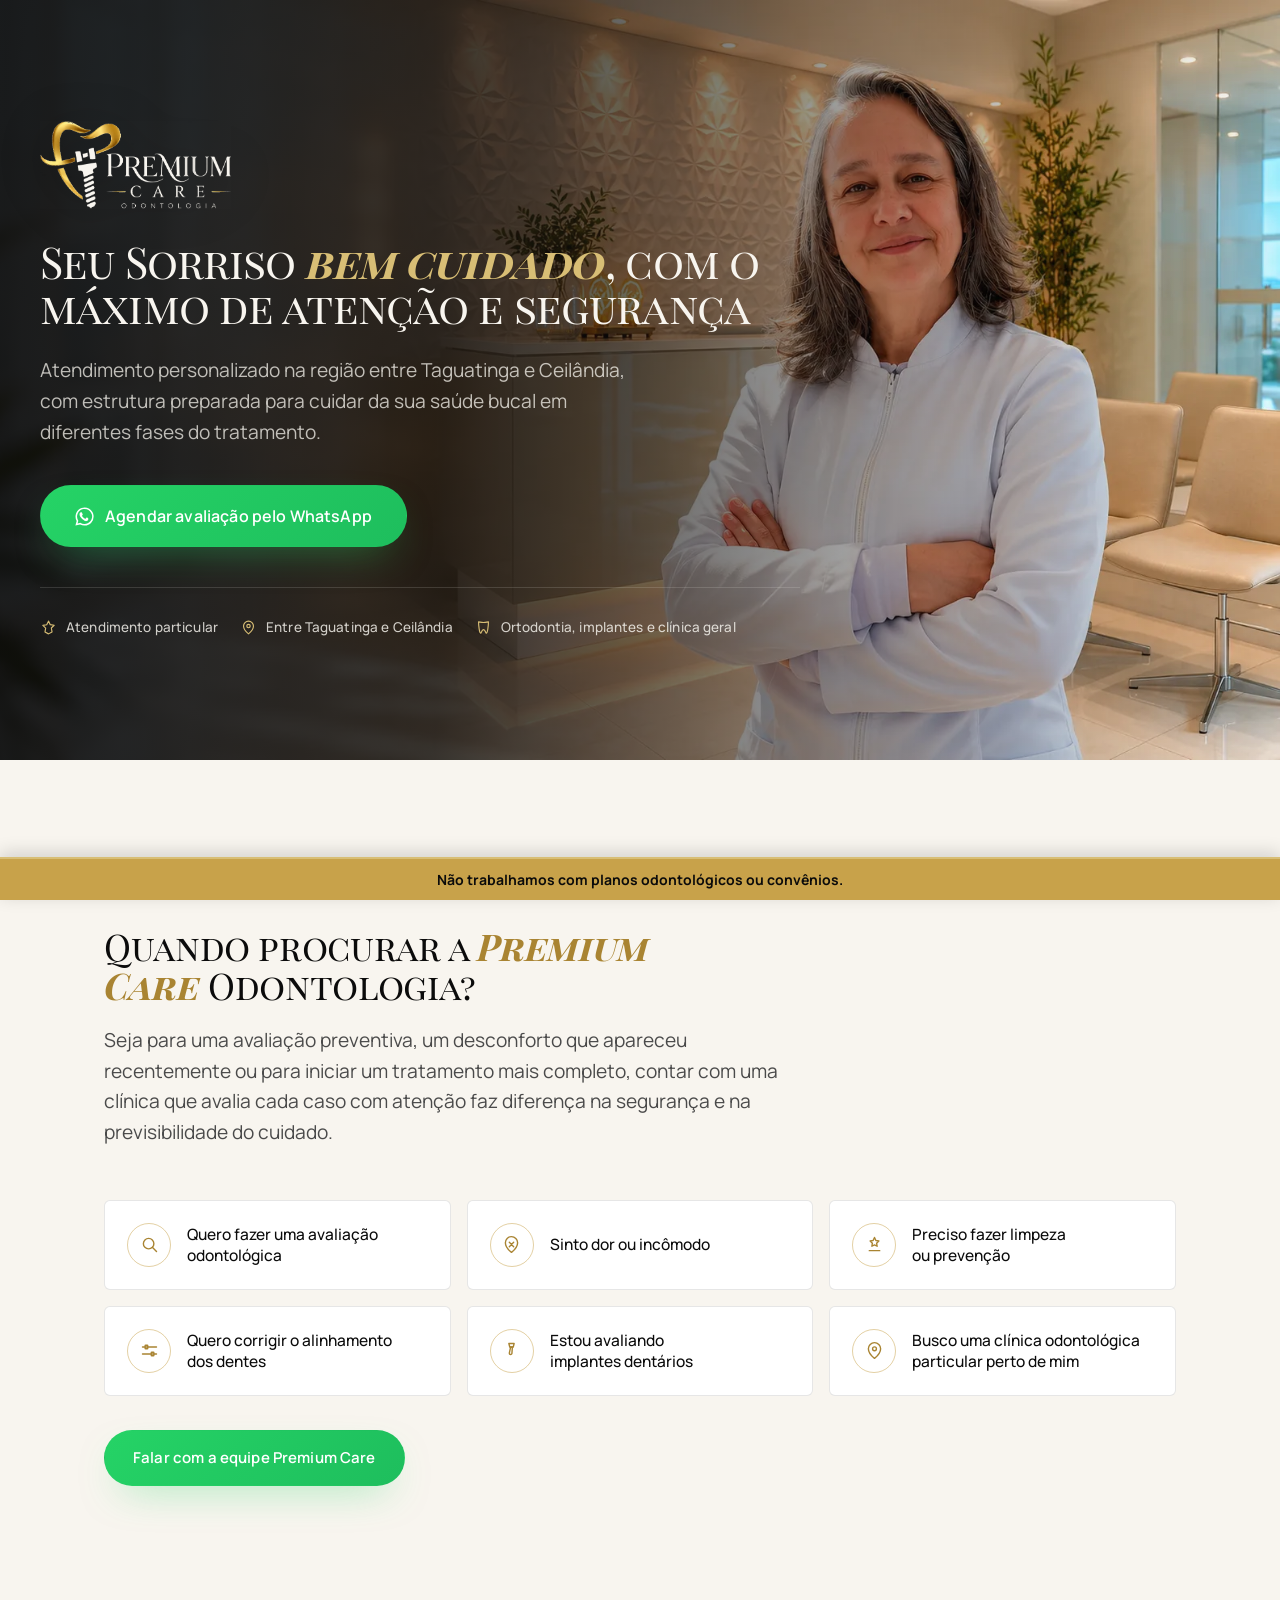
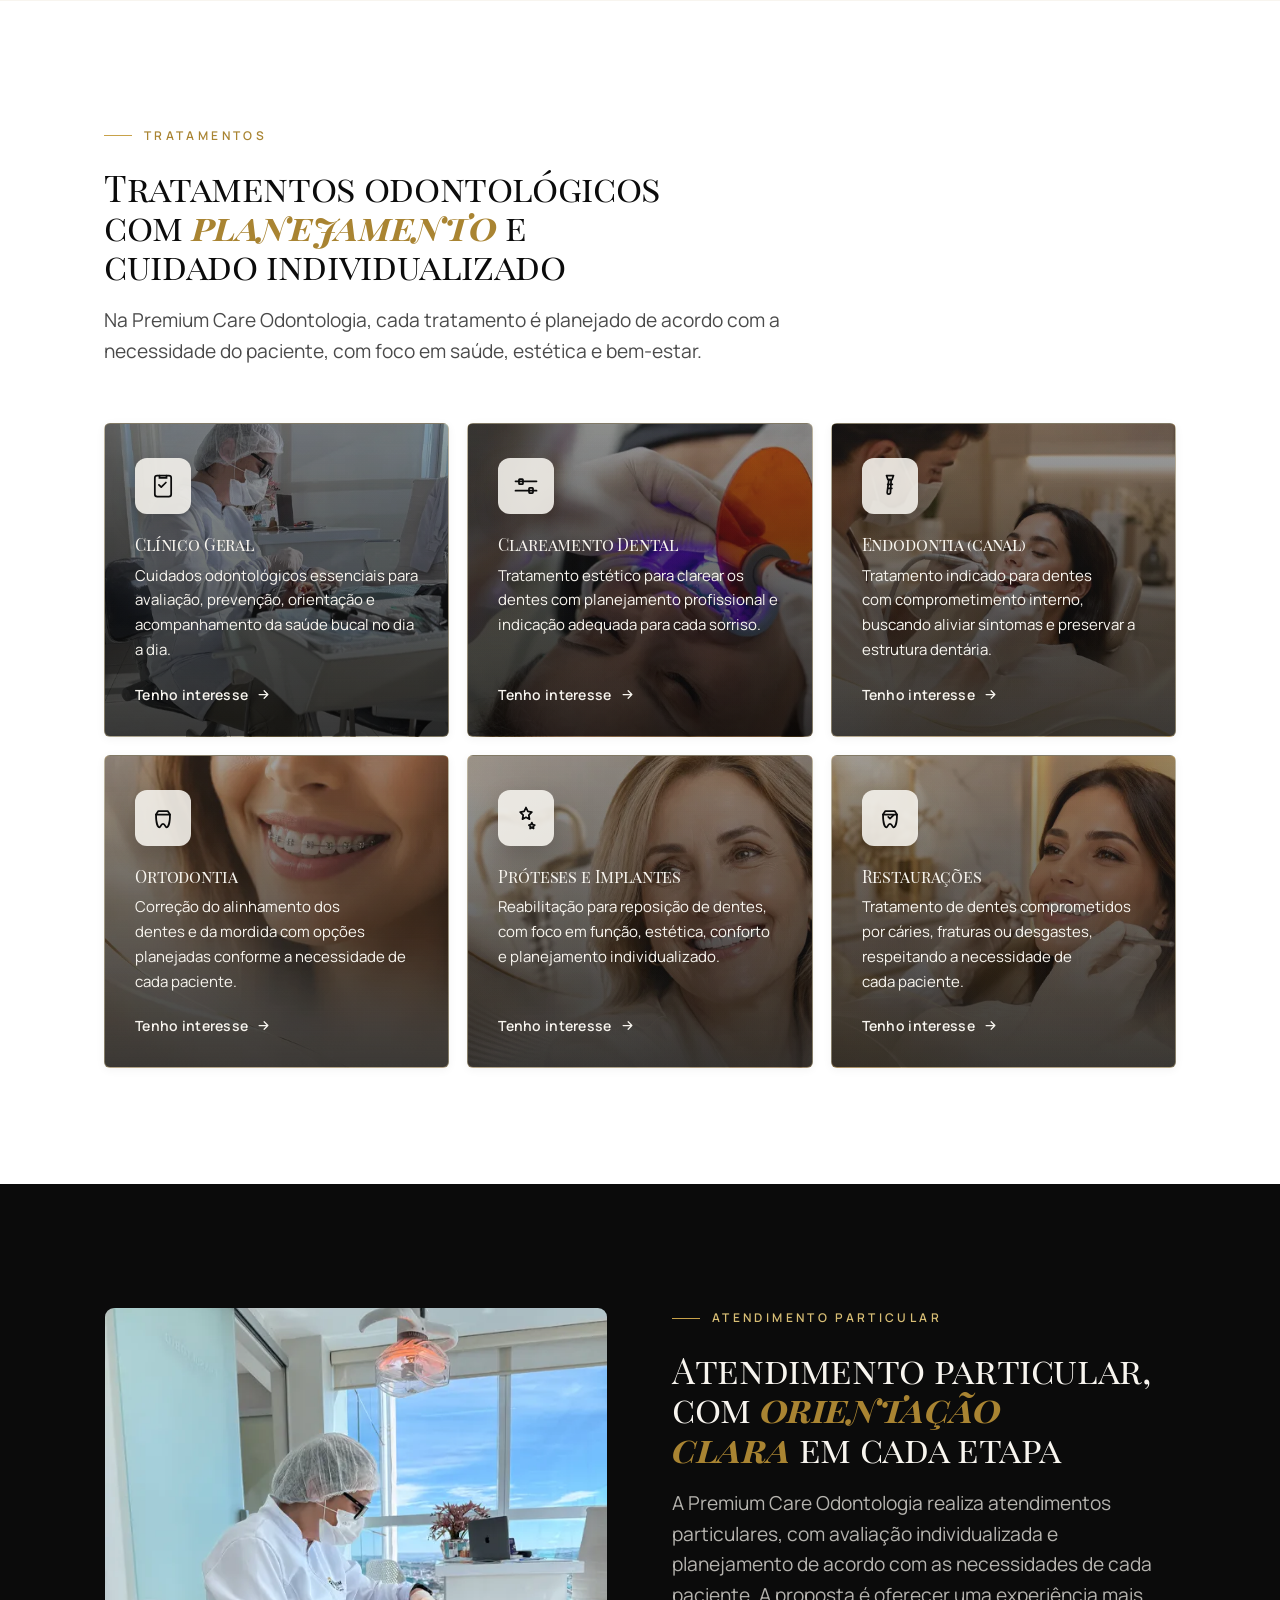
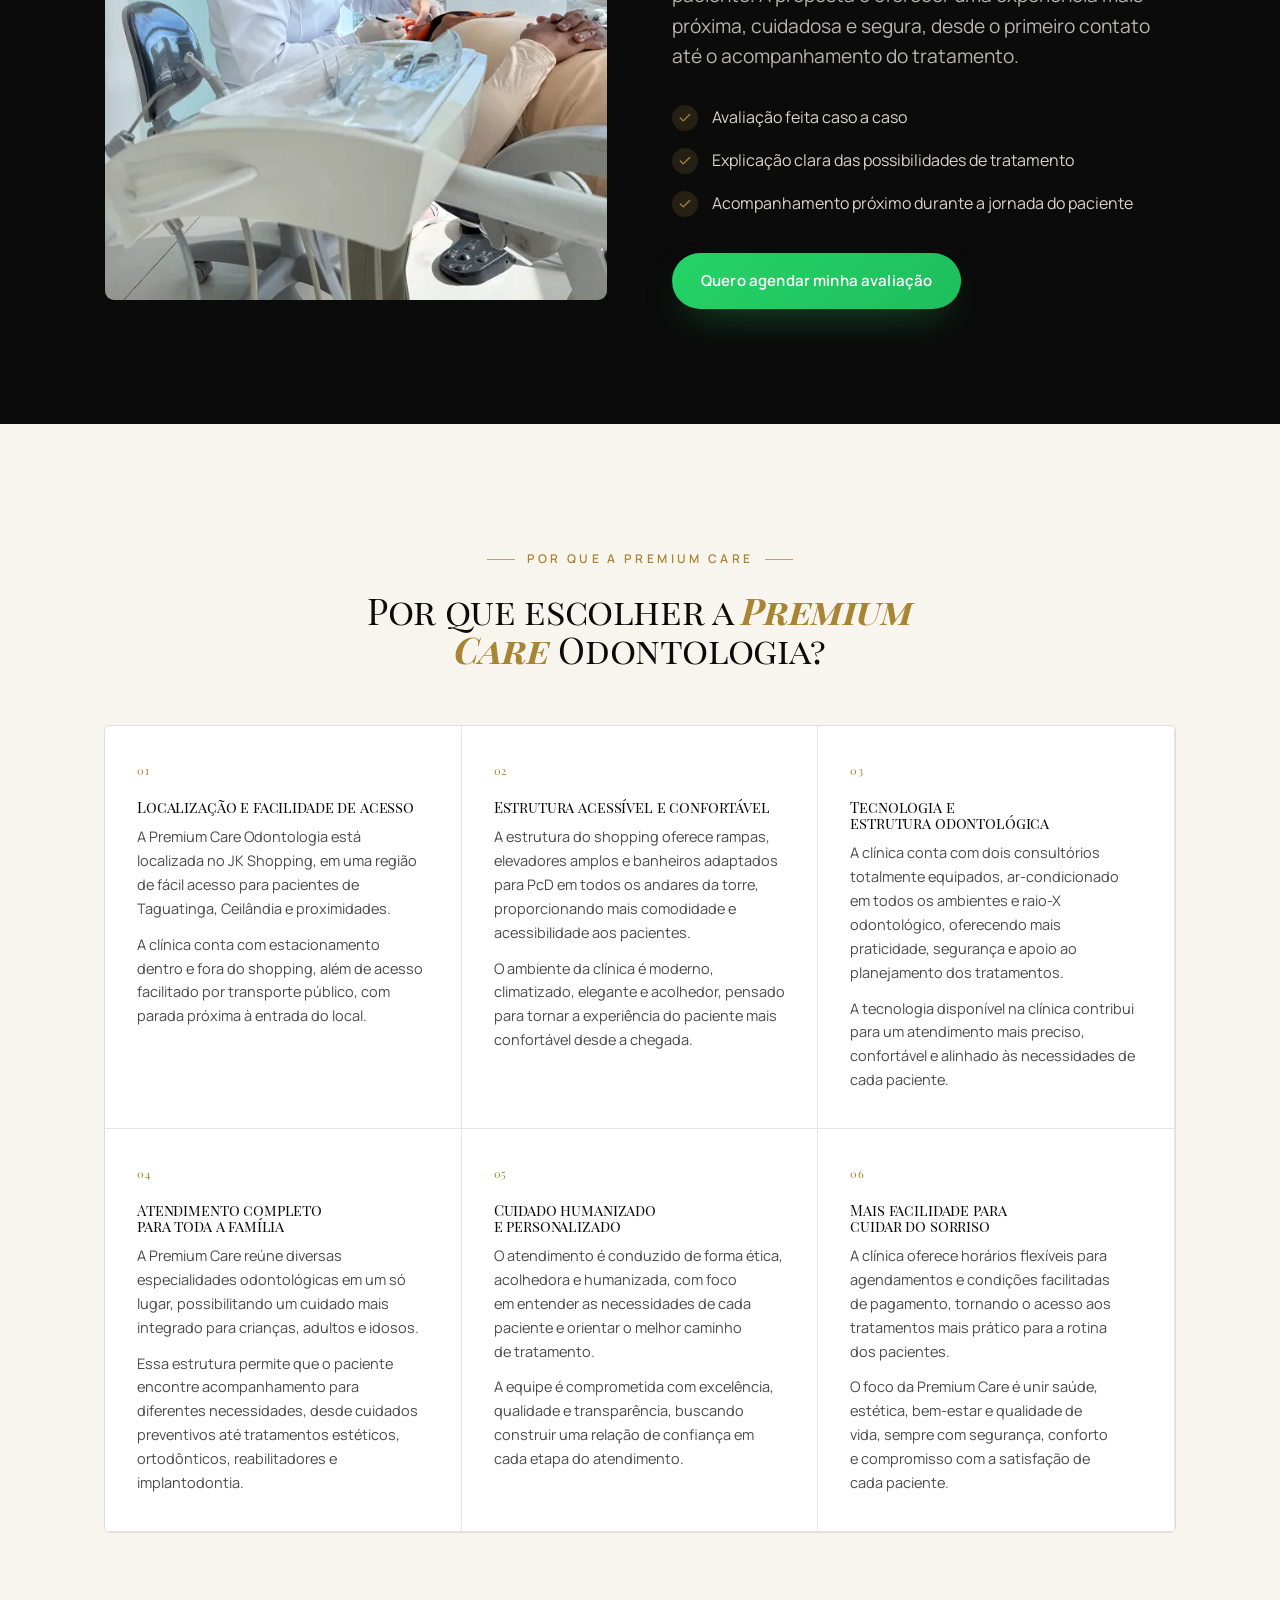
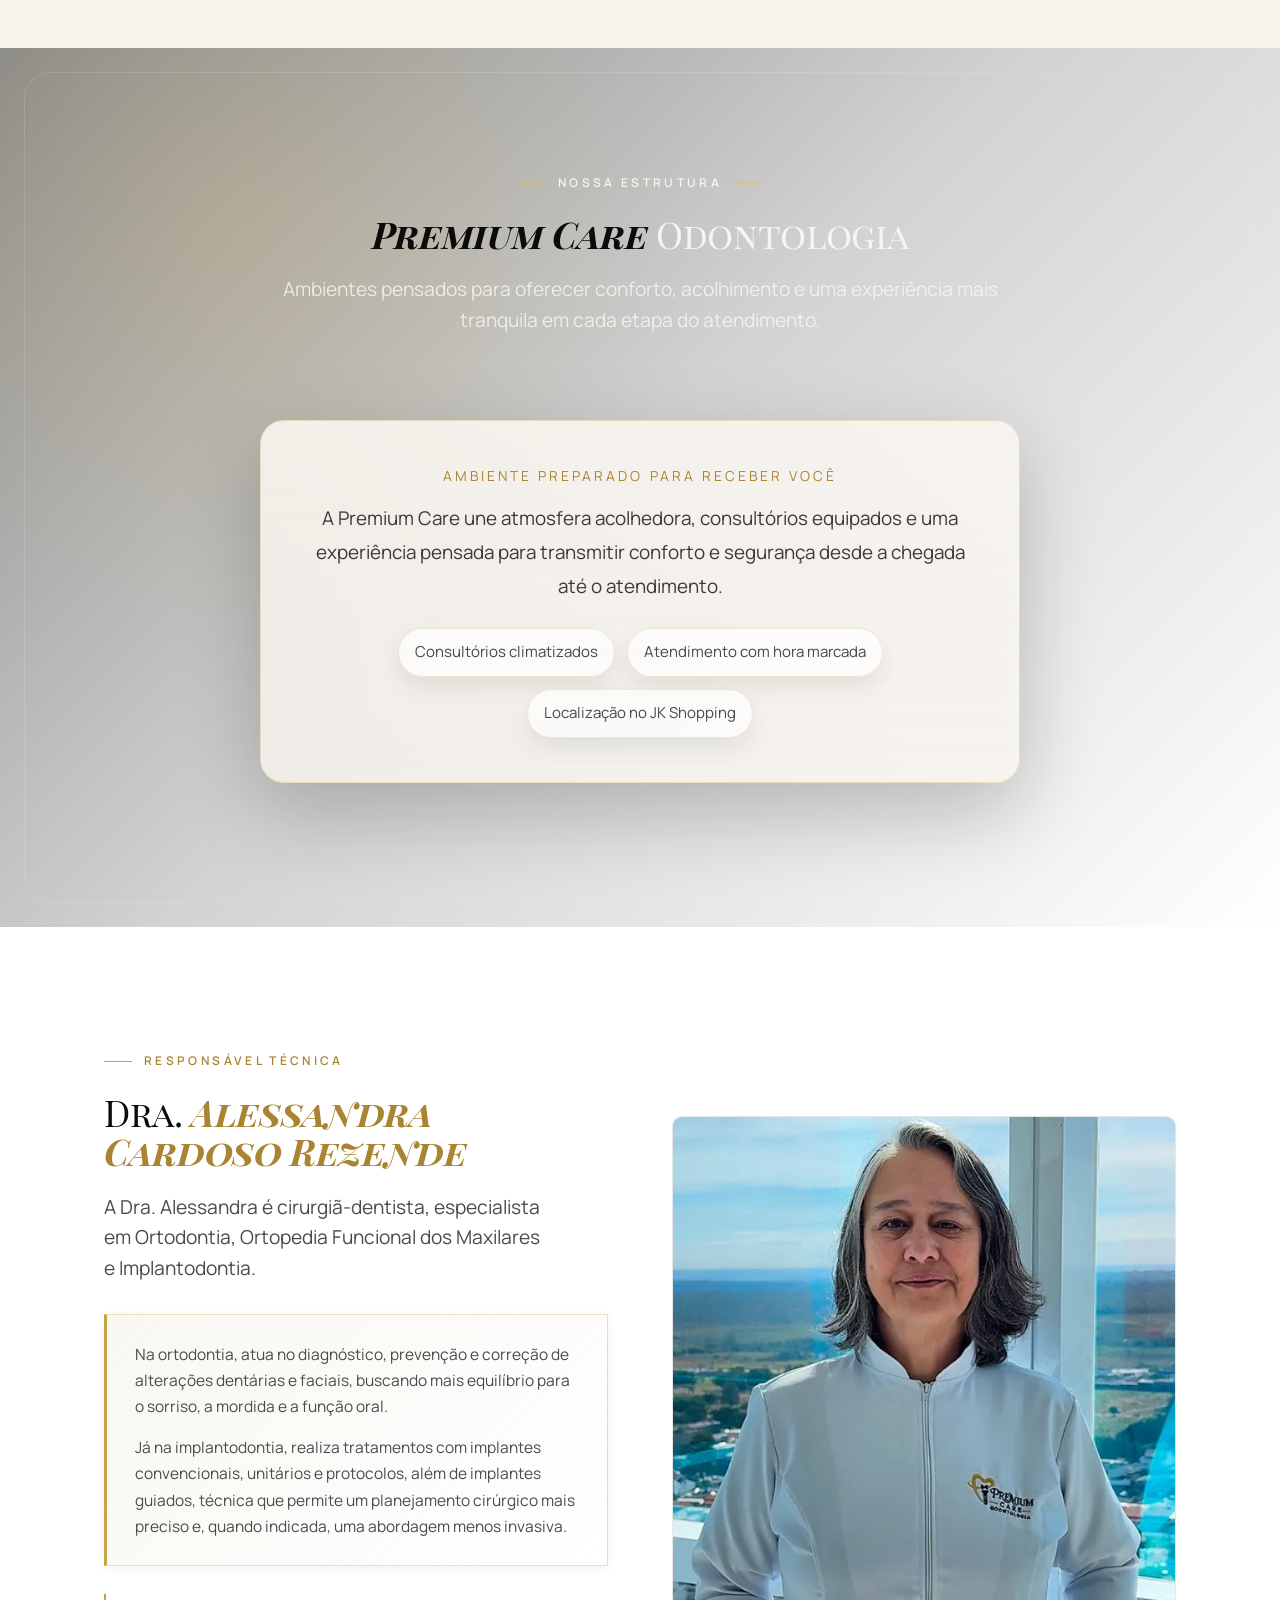
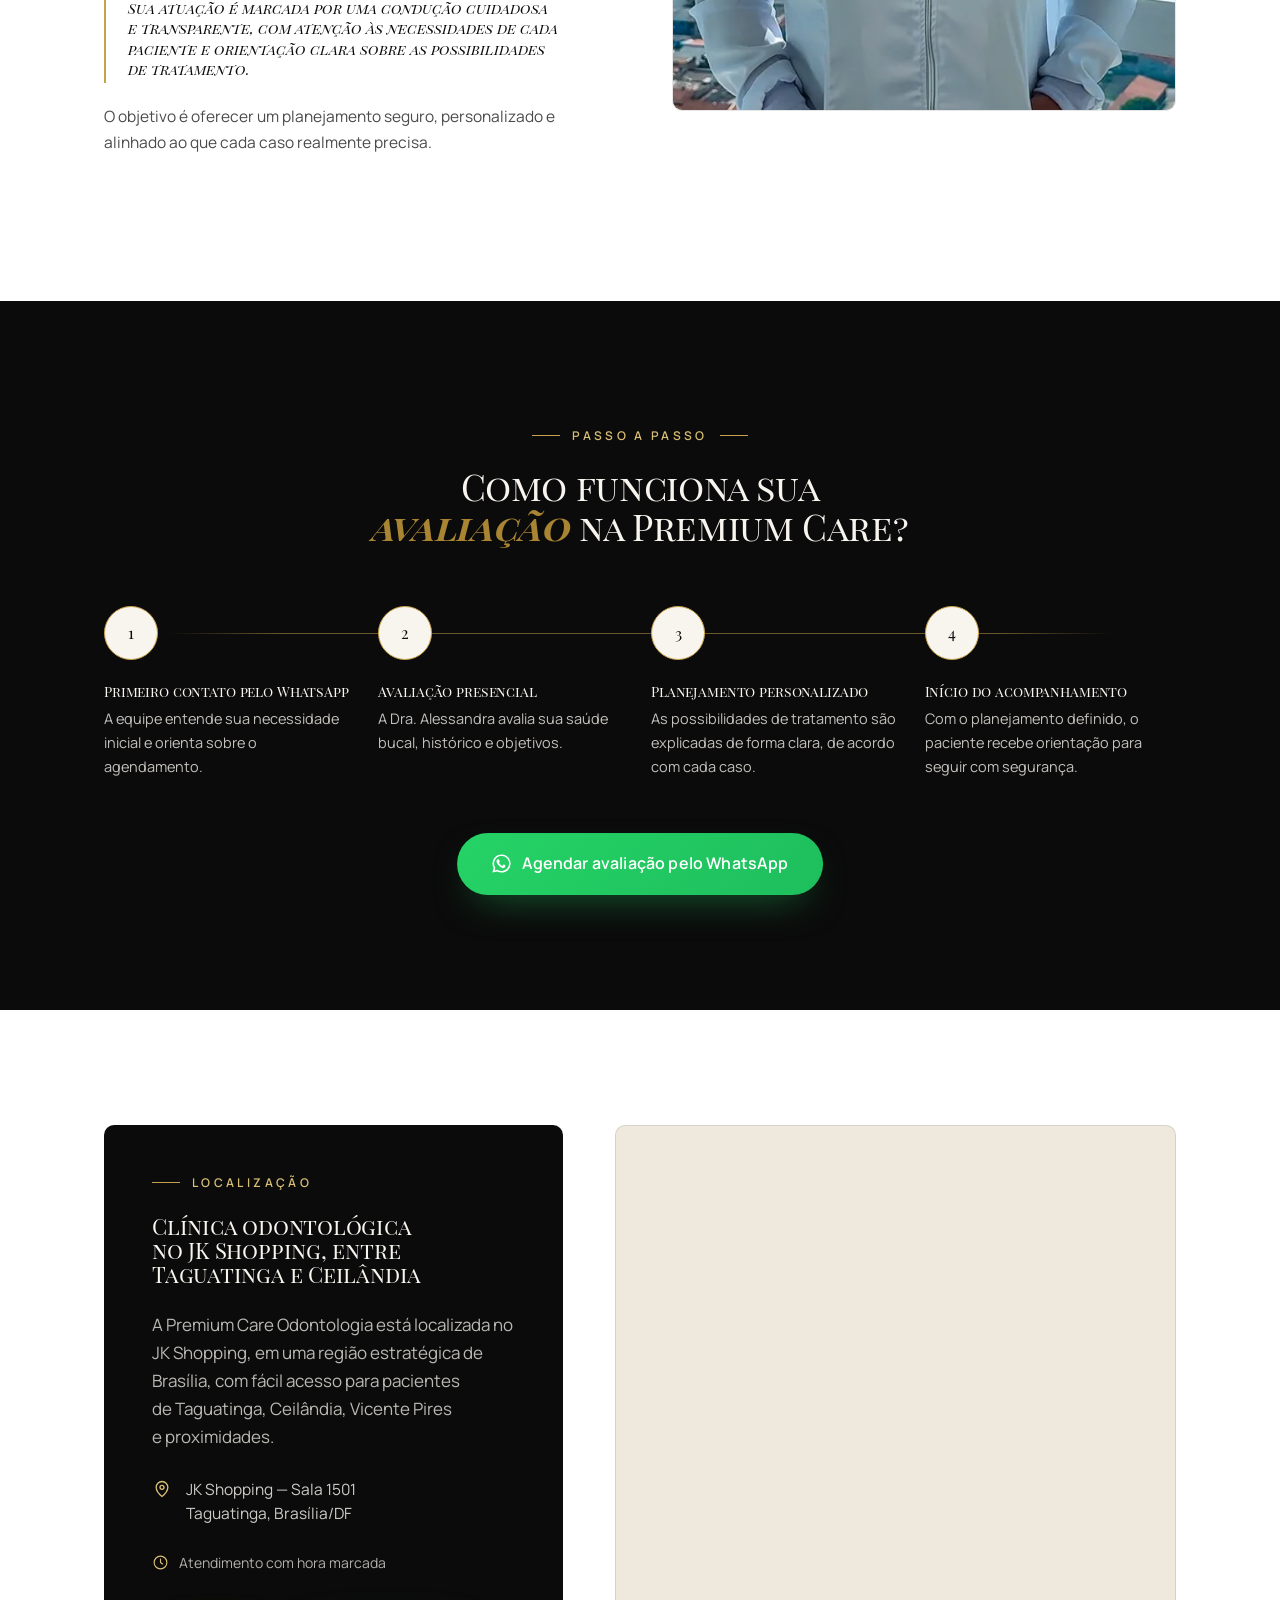
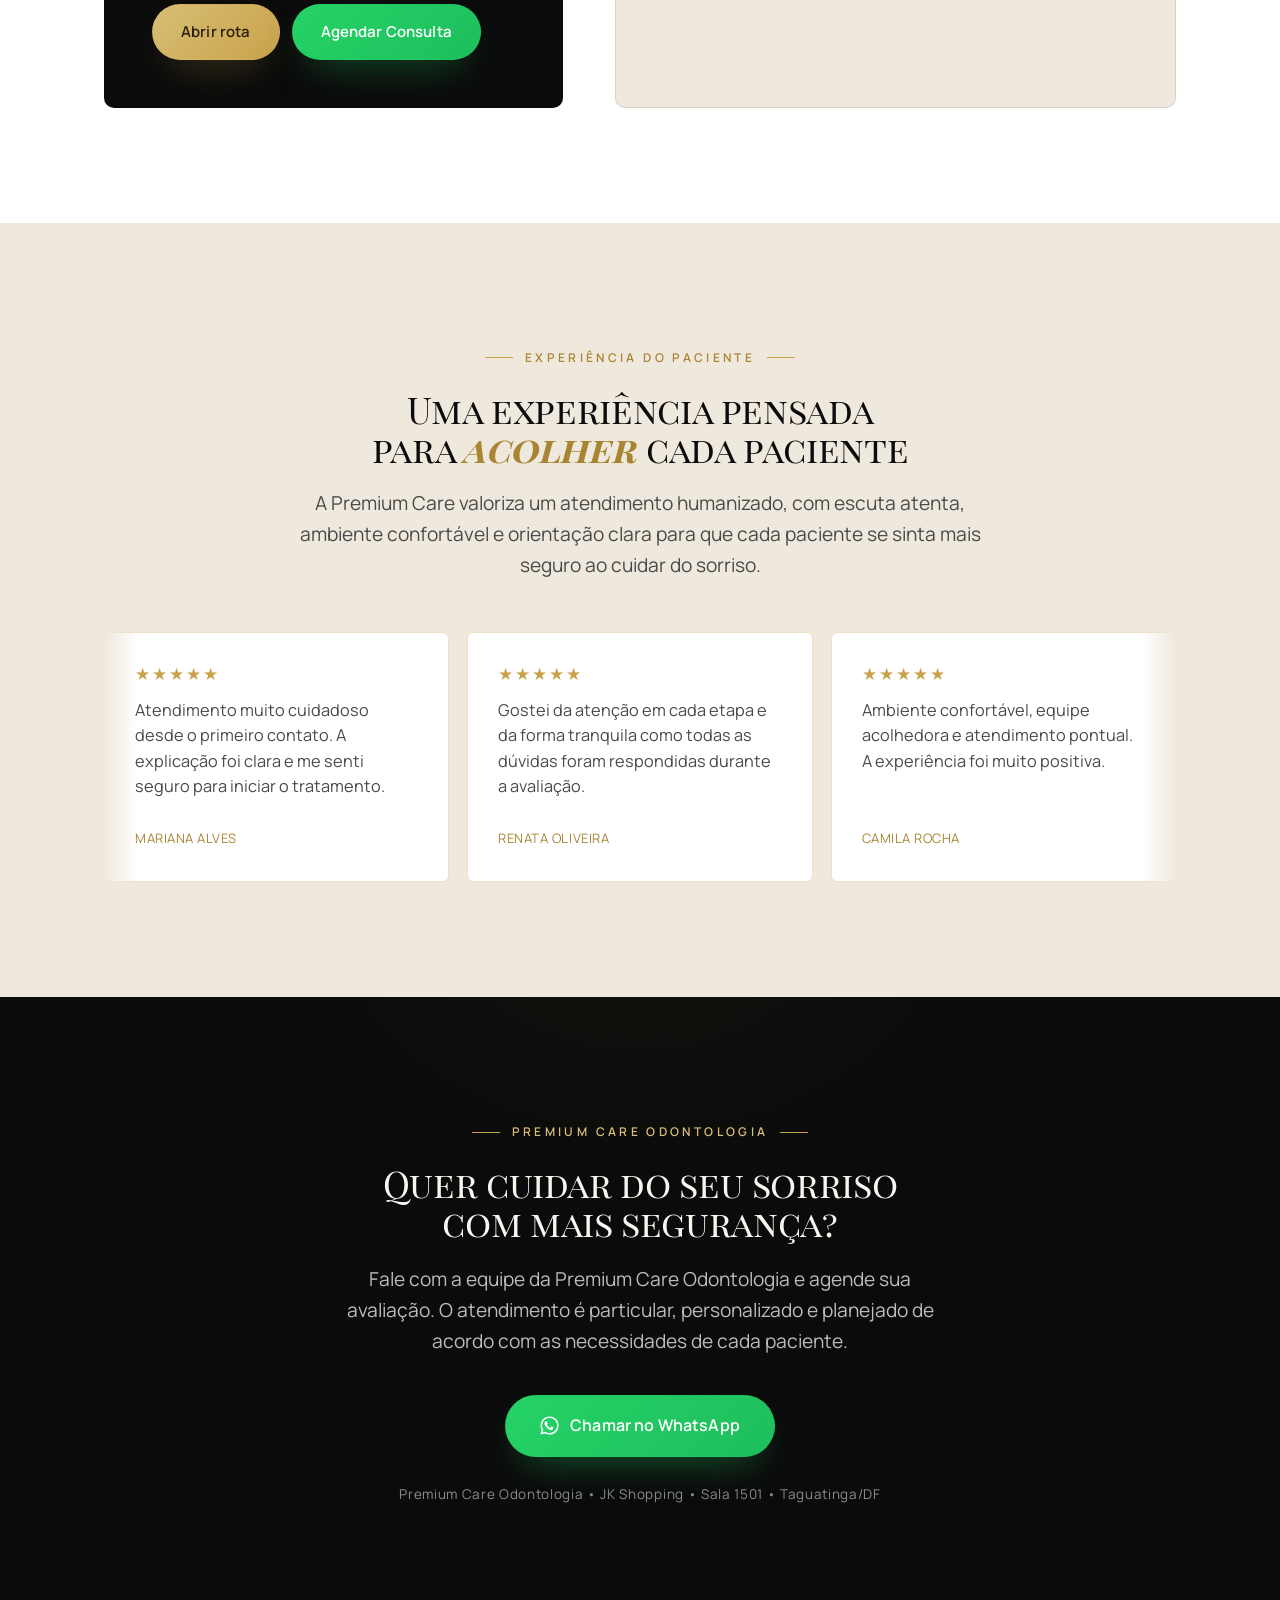
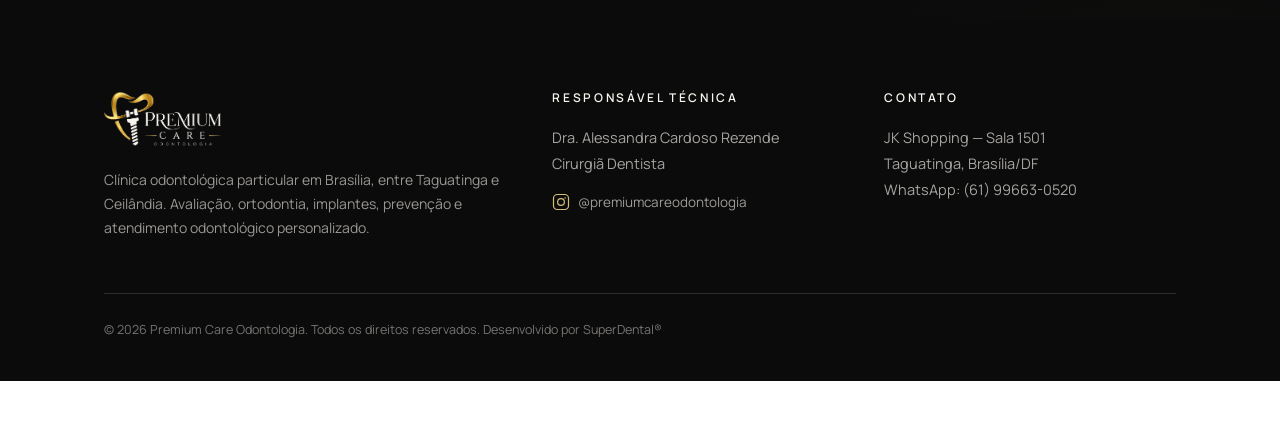
<file: index.html>
<!DOCTYPE html>
<html lang="pt-BR">
<head>
<meta charset="UTF-8" />
<meta name="viewport" content="width=device-width, initial-scale=1.0" />
<title>Premium Care Odontologia | Clínica Odontológica em Taguatinga, Brasília</title>
<meta name="description" content="Clínica odontológica particular no JK Shopping, em Brasília, entre Taguatinga e Ceilândia. Avaliação, ortodontia, implantes, prevenção e atendimento odontológico personalizado." />
<meta name="author" content="Premium Care Odontologia" />
<meta name="theme-color" content="#0B0B0B" />
<link rel="canonical" href="https://premiumcareodontologia.com.br/" />
<link rel="icon" type="image/webp" href="images/favicon.webp" />

<!-- Open Graph -->
<meta property="og:type" content="website" />
<meta property="og:title" content="Premium Care Odontologia | Clínica Odontológica em Taguatinga, Brasília" />
<meta property="og:description" content="Clínica odontológica particular no JK Shopping, entre Taguatinga e Ceilândia. Avaliação, ortodontia, implantes e atendimento personalizado." />
<meta property="og:image" content="images/clinica-premium-care-recepcao.jpg" />
<meta property="og:locale" content="pt_BR" />

<!-- Google Tag Manager -->
<script>(function(w,d,s,l,i){w[l]=w[l]||[];w[l].push({'gtm.start':
new Date().getTime(),event:'gtm.js'});var f=d.getElementsByTagName(s)[0],
j=d.createElement(s),dl=l!='dataLayer'?'&l='+l:'';j.async=true;j.src=
'https://www.googletagmanager.com/gtm.js?id='+i+dl;f.parentNode.insertBefore(j,f);
})(window,document,'script','dataLayer','GTM-KBFPP3S8');</script>
<!-- End Google Tag Manager -->
<link rel="preconnect" href="https://fonts.googleapis.com" />
<link rel="preconnect" href="https://fonts.gstatic.com" crossorigin />
<link href="https://fonts.googleapis.com/css2?family=Manrope:wght@400;500;600;700&family=Playfair+Display+SC:wght@400;700&display=swap" rel="stylesheet" />
<link rel="stylesheet" href="premium-care.css" />
<noscript><style>.reveal{opacity:1 !important;transform:none !important}</style></noscript>

<!-- Schema: LocalBusiness / Dentist -->
<script type="application/ld+json">
{
  "@context": "https://schema.org",
  "@type": "Dentist",
  "name": "Premium Care Odontologia",
  "description": "Clínica odontológica particular em Brasília, entre Taguatinga e Ceilândia, com atendimento personalizado em ortodontia, implantes dentários, prevenção e clínica geral.",
  "image": "images/clinica-premium-care-recepcao.jpg",
  "url": "https://premiumcareodontologia.com.br/",
  "telephone": "+5561996630520",
  "priceRange": "$$$",
  "medicalSpecialty": ["Orthodontic", "Dentistry"],
  "founder": { "@type": "Person", "name": "Dra. Alessandra Cardoso Rezende", "jobTitle": "Cirurgiã-dentista" },
  "address": {
    "@type": "PostalAddress",
    "streetAddress": "JK Shopping, Sala 1501 - Q QNM 34 Área Especial 01, Sala 1501 EDIF",
    "addressLocality": "Taguatinga",
    "addressRegion": "DF",
    "postalCode": "72145-450",
    "addressCountry": "BR"
  },
  "areaServed": ["Taguatinga", "Ceilândia", "Vicente Pires", "Brasília"],
  "openingHoursSpecification": {
    "@type": "OpeningHoursSpecification",
    "dayOfWeek": ["Monday","Tuesday","Wednesday","Thursday","Friday","Saturday"],
    "description": "Atendimento com hora marcada"
  }
}
</script>
</head>
<body class="has-treatment-notice">
<!-- Google Tag Manager (noscript) -->
<noscript><iframe src="https://www.googletagmanager.com/ns.html?id=GTM-KBFPP3S8"
height="0" width="0" style="display:none;visibility:hidden"></iframe></noscript>
<!-- End Google Tag Manager (noscript) -->

<main>

<!-- ============================ HERO ============================ -->
<section class="hero" id="inicio" data-screen-label="Hero">
  <div class="container hero-grid">
    <div class="hero-copy">
      <img class="hero-logo reveal" src="images/logo-premium-care-light.png" alt="Premium Care Odontologia" />
      <h1 class="reveal" data-d="1">Seu Sorriso <em>bem cuidado</em>, com o máximo de atenção e segurança</h1>
      <p class="lead reveal" data-d="2">Atendimento personalizado na região entre Taguatinga e Ceilândia, com estrutura preparada para cuidar da sua saúde bucal em diferentes fases do tratamento.</p>
      <div class="hero-actions reveal" data-d="3">
        <a class="btn btn-gold btn-lg sellbot-wpp-open" target="_blank" rel="noopener"
           href="https://wa.me/5561996630520?text=Ol%C3%A1%21%20Vim%20do%20Google%20e%20gostaria%20de%20mais%20informa%C3%A7%C3%B5es">
          <svg viewBox="0 0 24 24" fill="currentColor" aria-hidden="true"><path d="M.5 23.5l1.6-5.9A11.4 11.4 0 1 1 12 23.5a11.4 11.4 0 0 1-5.5-1.4l-6 1.4zm6.3-3.6l.4.2a9.5 9.5 0 1 0-3.2-3.2l.2.4-.9 3.4 3.5-.8zM17 14.3c-.3-.1-1.7-.8-2-.9s-.5-.1-.7.2-.7.9-.9 1.1-.3.2-.6.1a7.7 7.7 0 0 1-2.3-1.4 8.6 8.6 0 0 1-1.6-2c-.2-.3 0-.4.1-.6l.4-.5.3-.5a.5.5 0 0 0 0-.5l-.9-2.1c-.2-.6-.5-.5-.7-.5h-.6a1.1 1.1 0 0 0-.8.4 3.4 3.4 0 0 0-1 2.5 5.8 5.8 0 0 0 1.2 3.1 13.4 13.4 0 0 0 5.2 4.6c2 .8 2 .5 2.4.5a3 3 0 0 0 2-1.4 2.5 2.5 0 0 0 .2-1.4c-.1-.1-.3-.2-.6-.3z"/></svg>
          Agendar avaliação pelo WhatsApp
        </a>
      </div>
      <div class="hero-badges reveal" data-d="4">
        <span class="hero-badge"><svg viewBox="0 0 24 24" fill="none" stroke="currentColor" stroke-width="1.6"><path d="M12 3l2.5 5 5.5.8-4 3.9 1 5.5L12 21l-5 -2.6 1-5.5-4-3.9 5.5-.8z" stroke-linejoin="round"/></svg>Atendimento particular</span>
        <span class="hero-badge"><svg viewBox="0 0 24 24" fill="none" stroke="currentColor" stroke-width="1.6"><path d="M12 21s-7-5.5-7-11a7 7 0 0 1 14 0c0 5.5-7 11-7 11z" stroke-linejoin="round"/><circle cx="12" cy="10" r="2.4"/></svg>Entre Taguatinga e Ceilândia</span>
        <span class="hero-badge"><svg viewBox="0 0 24 24" fill="none" stroke="currentColor" stroke-width="1.6"><path d="M5 4c2 0 3 1 7 1s5-1 7-1c0 6-1.4 16-3 16-1.2 0-1.2-5-4-5s-2.8 5-4 5C6.4 20 5 10 5 4z" stroke-linejoin="round"/></svg>Ortodontia, implantes e clínica geral</span>
      </div>
    </div>

  </div>
</section>

<!-- ============================ NECESSIDADE ============================ -->
<section class="section bg-off" id="necessidade" data-screen-label="Necessidades">
  <div class="container">
    <div class="section-head reveal">
      <p class="eyebrow">Quando nos procurar</p>
      <h2 class="h1">Quando procurar a <em>Premium Care</em> Odontologia?</h2>
      <p class="lead" style="margin-top:20px;">Seja para uma avaliação preventiva, um desconforto que apareceu recentemente ou para iniciar um tratamento mais completo, contar com uma clínica que avalia cada caso com atenção faz diferença na segurança e na previsibilidade do cuidado.</p>
    </div>

    <div class="need-grid">
      <div class="need-card reveal"><span class="ic"><svg viewBox="0 0 24 24" fill="none" stroke="currentColor" stroke-width="1.6"><circle cx="11" cy="11" r="6"/><path d="M20 20l-4.5-4.5" stroke-linecap="round"/></svg></span><p>Quero fazer uma avaliação odontológica</p></div>
      <div class="need-card reveal" data-d="1"><span class="ic"><svg viewBox="0 0 24 24" fill="none" stroke="currentColor" stroke-width="1.6"><path d="M12 21s-7-5.5-7-11a7 7 0 0 1 14 0c0 5.5-7 11-7 11z" stroke-linejoin="round"/><path d="M9.5 9.5l5 5M14.5 9.5l-5 5" stroke-linecap="round"/></svg></span><p>Sinto dor ou incômodo</p></div>
      <div class="need-card reveal" data-d="2"><span class="ic"><svg viewBox="0 0 24 24" fill="none" stroke="currentColor" stroke-width="1.6"><path d="M12 4l1.6 3.4L17 8l-2.6 2.5.6 3.5L12 12.4 9 14l.6-3.5L7 8l3.4-.6z" stroke-linejoin="round"/><path d="M6 19h12" stroke-linecap="round"/></svg></span><p>Preciso fazer limpeza ou prevenção</p></div>
      <div class="need-card reveal"><span class="ic"><svg viewBox="0 0 24 24" fill="none" stroke="currentColor" stroke-width="1.6"><path d="M4 8h16M4 16h16" stroke-linecap="round"/><rect x="7" y="6" width="3" height="4" rx="0.6"/><rect x="14" y="14" width="3" height="4" rx="0.6"/></svg></span><p>Quero corrigir o alinhamento dos dentes</p></div>
      <div class="need-card reveal" data-d="1"><span class="ic"><svg viewBox="0 0 24 24" fill="none" stroke="currentColor" stroke-width="1.6"><path d="M9 4h6l-1 4h-4z" stroke-linejoin="round"/><path d="M11 8h2l-.5 7a1.5 1.5 0 0 1-3 0z" stroke-linejoin="round"/></svg></span><p>Estou avaliando implantes dentários</p></div>
      <div class="need-card reveal" data-d="2"><span class="ic"><svg viewBox="0 0 24 24" fill="none" stroke="currentColor" stroke-width="1.6"><path d="M12 21s-7-5.5-7-11a7 7 0 0 1 14 0c0 5.5-7 11-7 11z" stroke-linejoin="round"/><circle cx="12" cy="10" r="2.2"/></svg></span><p>Busco uma clínica odontológica particular perto de mim</p></div>
    </div>

    <div class="need-foot reveal">
      <a class="btn btn-outline-dark sellbot-wpp-open" target="_blank" rel="noopener"
         href="https://wa.me/5561996630520?text=Ol%C3%A1%21%20Vim%20do%20Google%20e%20gostaria%20de%20mais%20informa%C3%A7%C3%B5es">Falar com a equipe Premium Care</a>
    </div>
  </div>
</section>

<!-- ============================ TRATAMENTOS ============================ -->
<section class="section bg-white" id="tratamentos" data-screen-label="Tratamentos">
  <div class="container">
    <div class="section-head reveal">
      <p class="eyebrow">Tratamentos</p>
      <h2 class="h1">Tratamentos odontológicos com <em>planejamento</em> e cuidado individualizado</h2>
      <p class="lead" style="margin-top:20px;">Na Premium Care Odontologia, cada tratamento é planejado de acordo com a necessidade do paciente, com foco em saúde, estética e bem-estar.</p>
    </div>

    <div class="treat-grid">
      <article class="treat-card treat-card--image reveal" style="--card-bg: url('images/card1_geral.webp');">
        <span class="treat-icon"><svg viewBox="0 0 24 24" fill="none" stroke="currentColor" stroke-width="1.5"><rect x="5" y="3" width="14" height="18" rx="2"/><path d="M9 3v2h6V3" stroke-linecap="round"/><path d="M8.5 11l2 2 4-4" stroke-linecap="round" stroke-linejoin="round"/></svg></span>
        <h3>Clínico Geral</h3>
        <p>Cuidados odontológicos essenciais para avaliação, prevenção, orientação e acompanhamento da saúde bucal no dia a dia.</p>
        <a class="tcta sellbot-wpp-open" target="_blank" rel="noopener" href="https://wa.me/5561996630520?text=Ol%C3%A1%21%20Vim%20do%20Google%20e%20gostaria%20de%20mais%20informa%C3%A7%C3%B5es">Tenho interesse <svg viewBox="0 0 24 24" fill="none" stroke="currentColor" stroke-width="2"><path d="M5 12h14M13 6l6 6-6 6" stroke-linecap="round" stroke-linejoin="round"/></svg></a>
      </article>

      <article class="treat-card treat-card--image reveal" data-d="1" style="--card-bg: url('images/card2_geral.webp');">
        <span class="treat-icon"><svg viewBox="0 0 24 24" fill="none" stroke="currentColor" stroke-width="1.5"><path d="M3 8h18M3 16h18" stroke-linecap="round"/><rect x="6" y="6" width="3.4" height="4.4" rx="0.6"/><rect x="14.6" y="13.6" width="3.4" height="4.4" rx="0.6"/></svg></span>
        <h3>Clareamento Dental</h3>
        <p>Tratamento estético para clarear os dentes com planejamento profissional e indicação adequada para cada sorriso.</p>
        <a class="tcta sellbot-wpp-open" target="_blank" rel="noopener" href="https://wa.me/5561996630520?text=Ol%C3%A1%21%20Vim%20do%20Google%20e%20gostaria%20de%20mais%20informa%C3%A7%C3%B5es">Tenho interesse <svg viewBox="0 0 24 24" fill="none" stroke="currentColor" stroke-width="2"><path d="M5 12h14M13 6l6 6-6 6" stroke-linecap="round" stroke-linejoin="round"/></svg></a>
      </article>

      <article class="treat-card treat-card--image reveal" data-d="2" style="--card-bg: url('images/card3_geral.webp');">
        <span class="treat-icon"><svg viewBox="0 0 24 24" fill="none" stroke="currentColor" stroke-width="1.5"><path d="M9 3h6l-1.2 3.5H10.2z" stroke-linejoin="round"/><path d="M11 6.5h2l-.6 11a1.4 1.4 0 0 1-2.8 0z" stroke-linejoin="round"/><path d="M10 10.5h4M10.4 14h3.2" stroke-linecap="round"/></svg></span>
        <h3>Endodontia (canal)</h3>
        <p>Tratamento indicado para dentes com comprometimento interno, buscando aliviar sintomas e preservar a estrutura dentária.</p>
        <a class="tcta sellbot-wpp-open" target="_blank" rel="noopener" href="https://wa.me/5561996630520?text=Ol%C3%A1%21%20Vim%20do%20Google%20e%20gostaria%20de%20mais%20informa%C3%A7%C3%B5es">Tenho interesse <svg viewBox="0 0 24 24" fill="none" stroke="currentColor" stroke-width="2"><path d="M5 12h14M13 6l6 6-6 6" stroke-linecap="round" stroke-linejoin="round"/></svg></a>
      </article>

      <article class="treat-card treat-card--image reveal" style="--card-bg: url('images/card4_geral.webp');">
        <span class="treat-icon"><svg viewBox="0 0 24 24" fill="none" stroke="currentColor" stroke-width="1.5"><path d="M6 9l2-3h8l2 3" stroke-linecap="round" stroke-linejoin="round"/><path d="M6 9c0 7 1.5 11 3 11 1 0 1-3 3-3s2 3 3 3c1.5 0 3-4 3-11z" stroke-linejoin="round"/></svg></span>
        <h3>Ortodontia</h3>
        <p>Correção do alinhamento dos dentes e da mordida com opções planejadas conforme a necessidade de cada paciente.</p>
        <a class="tcta sellbot-wpp-open" target="_blank" rel="noopener" href="https://wa.me/5561996630520?text=Ol%C3%A1%21%20Vim%20do%20Google%20e%20gostaria%20de%20mais%20informa%C3%A7%C3%B5es">Tenho interesse <svg viewBox="0 0 24 24" fill="none" stroke="currentColor" stroke-width="2"><path d="M5 12h14M13 6l6 6-6 6" stroke-linecap="round" stroke-linejoin="round"/></svg></a>
      </article>

      <article class="treat-card treat-card--image reveal" data-d="1" style="--card-bg: url('images/card5_geral.webp');">
        <span class="treat-icon"><svg viewBox="0 0 24 24" fill="none" stroke="currentColor" stroke-width="1.5"><path d="M12 3l1.6 3.4L17 7l-2.6 2.6.6 3.4L12 11.4 9 13l.6-3.4L7 7l3.4-.6z" stroke-linejoin="round"/><path d="M17 16l.8 1.7L19.5 18l-1.3 1.2.3 1.8-1.5-.9-1.5.9.3-1.8L14.5 18l1.7-.3z" stroke-linejoin="round"/></svg></span>
        <h3>Próteses e Implantes</h3>
        <p>Reabilitação para reposição de dentes, com foco em função, estética, conforto e planejamento individualizado.</p>
        <a class="tcta sellbot-wpp-open" target="_blank" rel="noopener" href="https://wa.me/5561996630520?text=Ol%C3%A1%21%20Vim%20do%20Google%20e%20gostaria%20de%20mais%20informa%C3%A7%C3%B5es">Tenho interesse <svg viewBox="0 0 24 24" fill="none" stroke="currentColor" stroke-width="2"><path d="M5 12h14M13 6l6 6-6 6" stroke-linecap="round" stroke-linejoin="round"/></svg></a>
      </article>

      <article class="treat-card treat-card--image reveal" data-d="2" style="--card-bg: url('images/card6_geral.webp');">
        <span class="treat-icon"><svg viewBox="0 0 24 24" fill="none" stroke="currentColor" stroke-width="1.5"><path d="M6 9l2-3h8l2 3" stroke-linecap="round" stroke-linejoin="round"/><path d="M6 9c0 7 1.5 11 3 11 1 0 1-3 3-3s2 3 3 3c1.5 0 3-4 3-11z" stroke-linejoin="round"/><path d="M10.5 11l1.5 1.5L15 9.5" stroke-linecap="round" stroke-linejoin="round"/></svg></span>
        <h3>Restaurações</h3>
        <p>Tratamento de dentes comprometidos por cáries, fraturas ou desgastes, respeitando a necessidade de cada paciente.</p>
        <a class="tcta sellbot-wpp-open" target="_blank" rel="noopener" href="https://wa.me/5561996630520?text=Ol%C3%A1%21%20Vim%20do%20Google%20e%20gostaria%20de%20mais%20informa%C3%A7%C3%B5es">Tenho interesse <svg viewBox="0 0 24 24" fill="none" stroke="currentColor" stroke-width="2"><path d="M5 12h14M13 6l6 6-6 6" stroke-linecap="round" stroke-linejoin="round"/></svg></a>
      </article>

    </div>
  </div>
</section>

<!-- ============================ ATENDIMENTO PARTICULAR ============================ -->
<section class="section bg-ink" id="particular" data-screen-label="Atendimento particular">
  <div class="container split">
    <div class="split-media media-deco reveal">
      <div class="media-frame media-frame--tall">
        <img src="images/sobre.webp" alt="Atendimento odontológico particular e personalizado na Premium Care Odontologia" />
      </div>
    </div>
    <div class="split-copy reveal" data-d="1">
      <p class="eyebrow">Atendimento particular</p>
      <h2 class="h1">Atendimento particular, com <em>orientação clara</em> em cada etapa</h2>
      <p class="lead" style="margin-top:20px;">A Premium Care Odontologia realiza atendimentos particulares, com avaliação individualizada e planejamento de acordo com as necessidades de cada paciente. A proposta é oferecer uma experiência mais próxima, cuidadosa e segura, desde o primeiro contato até o acompanhamento do tratamento.</p>
      <ul class="split-list">
        <li><span class="tick"><svg viewBox="0 0 24 24" fill="none" stroke="currentColor" stroke-width="2.2"><path d="M4 12l5 5 11-11" stroke-linecap="round" stroke-linejoin="round"/></svg></span>Avaliação feita caso a caso</li>
        <li><span class="tick"><svg viewBox="0 0 24 24" fill="none" stroke="currentColor" stroke-width="2.2"><path d="M4 12l5 5 11-11" stroke-linecap="round" stroke-linejoin="round"/></svg></span>Explicação clara das possibilidades de tratamento</li>
        <li><span class="tick"><svg viewBox="0 0 24 24" fill="none" stroke="currentColor" stroke-width="2.2"><path d="M4 12l5 5 11-11" stroke-linecap="round" stroke-linejoin="round"/></svg></span>Acompanhamento próximo durante a jornada do paciente</li>
      </ul>
      <a class="btn btn-gold sellbot-wpp-open" target="_blank" rel="noopener"
         href="https://wa.me/5561996630520?text=Ol%C3%A1%21%20Vim%20do%20Google%20e%20gostaria%20de%20mais%20informa%C3%A7%C3%B5es">Quero agendar minha avaliação</a>
    </div>
  </div>
</section>

<!-- ============================ DIFERENCIAIS ============================ -->
<section class="section bg-off" id="diferenciais" data-screen-label="Diferenciais">
  <div class="container">
    <div class="section-head section-head--center reveal">
      <p class="eyebrow eyebrow--center">Por que a Premium Care</p>
      <h2 class="h1">Por que escolher a <em>Premium Care</em> Odontologia?</h2>
    </div>

    <div class="diff-grid">
      <div class="diff-card reveal"><div class="diff-num">01</div><h3>Localização e facilidade de acesso</h3><p>A Premium Care Odontologia está localizada no JK Shopping, em uma região de fácil acesso para pacientes de Taguatinga, Ceilândia e proximidades.</p><p>A clínica conta com estacionamento dentro e fora do shopping, além de acesso facilitado por transporte público, com parada próxima à entrada do local.</p></div>
      <div class="diff-card reveal" data-d="1"><div class="diff-num">02</div><h3>Estrutura acessível e confortável</h3><p>A estrutura do shopping oferece rampas, elevadores amplos e banheiros adaptados para PcD em todos os andares da torre, proporcionando mais comodidade e acessibilidade aos pacientes.</p><p>O ambiente da clínica é moderno, climatizado, elegante e acolhedor, pensado para tornar a experiência do paciente mais confortável desde a chegada.</p></div>
      <div class="diff-card reveal" data-d="2"><div class="diff-num">03</div><h3>Tecnologia e estrutura odontológica</h3><p>A clínica conta com dois consultórios totalmente equipados, ar-condicionado em todos os ambientes e raio-X odontológico, oferecendo mais praticidade, segurança e apoio ao planejamento dos tratamentos.</p><p>A tecnologia disponível na clínica contribui para um atendimento mais preciso, confortável e alinhado às necessidades de cada paciente.</p></div>
      <div class="diff-card reveal"><div class="diff-num">04</div><h3>Atendimento completo para toda a família</h3><p>A Premium Care reúne diversas especialidades odontológicas em um só lugar, possibilitando um cuidado mais integrado para crianças, adultos e idosos.</p><p>Essa estrutura permite que o paciente encontre acompanhamento para diferentes necessidades, desde cuidados preventivos até tratamentos estéticos, ortodônticos, reabilitadores e implantodontia.</p></div>
      <div class="diff-card reveal" data-d="1"><div class="diff-num">05</div><h3>Cuidado humanizado e personalizado</h3><p>O atendimento é conduzido de forma ética, acolhedora e humanizada, com foco em entender as necessidades de cada paciente e orientar o melhor caminho de tratamento.</p><p>A equipe é comprometida com excelência, qualidade e transparência, buscando construir uma relação de confiança em cada etapa do atendimento.</p></div>
      <div class="diff-card reveal" data-d="2"><div class="diff-num">06</div><h3>Mais facilidade para cuidar do sorriso</h3><p>A clínica oferece horários flexíveis para agendamentos e condições facilitadas de pagamento, tornando o acesso aos tratamentos mais prático para a rotina dos pacientes.</p><p>O foco da Premium Care é unir saúde, estética, bem-estar e qualidade de vida, sempre com segurança, conforto e compromisso com a satisfação de cada paciente.</p></div>
    </div>
  </div>
</section>

<!-- ============================ DRA. ALESSANDRA ============================ -->
<!-- ============================ GALERIA DA CLÍNICA ============================ -->
<section class="section bg-off clinic-gallery" id="clinica" data-screen-label="Clínica">
  <div class="container">
    <div class="section-head section-head--center reveal">
      <p class="eyebrow eyebrow--center">Nossa estrutura</p>
      <h2 class="h1"><em>Premium Care</em> Odontologia</h2>
      <p class="lead" style="margin-top:20px;">Ambientes pensados para oferecer conforto, acolhimento e uma experiência mais tranquila em cada etapa do atendimento.</p>
    </div>
    <div class="clinic-hero reveal" aria-label="Estrutura da clínica Premium Care Odontologia">
      <div class="clinic-hero__panel">
        <p class="clinic-hero__kicker">Ambiente preparado para receber você</p>
        <p class="clinic-hero__text">A Premium Care une atmosfera acolhedora, consultórios equipados e uma experiência pensada para transmitir conforto e segurança desde a chegada até o atendimento.</p>
        <div class="clinic-hero__meta">
          <span>Consultórios climatizados</span>
          <span>Atendimento com hora marcada</span>
          <span>Localização no JK Shopping</span>
        </div>
      </div>
    </div>
  </div>
</section>

<!-- ============================ DRA. ALESSANDRA ============================ -->
<section class="section bg-white" id="dra-alessandra" data-screen-label="Dra. Alessandra">
  <div class="container split split--rev">
    <div class="split-media media-deco reveal">
      <div class="media-frame media-frame--tall">
        <img src="images/doutora.webp" alt="Dra. Alessandra Cardoso Rezende, cirurgiã-dentista responsável pela Premium Care Odontologia" />
      </div>
    </div>
    <div class="split-copy reveal" data-d="1">
      <p class="eyebrow">Responsável técnica</p>
      <h2 class="h1">Dra. <em>Alessandra Cardoso Rezende</em></h2>
      <p class="lead" style="margin-top:20px;">A Dra. Alessandra é cirurgiã-dentista, especialista em Ortodontia, Ortopedia Funcional dos Maxilares e Implantodontia.</p>
      <div class="dra-highlight">
        <p>Na ortodontia, atua no diagnóstico, prevenção e correção de alterações dentárias e faciais, buscando mais equilíbrio para o sorriso, a mordida e a função oral.</p>
        <p>Já na implantodontia, realiza tratamentos com implantes convencionais, unitários e protocolos, além de implantes guiados, técnica que permite um planejamento cirúrgico mais preciso e, quando indicada, uma abordagem menos invasiva.</p>
      </div>
      <p class="dra-credo">Sua atuação é marcada por uma condução cuidadosa e transparente, com atenção às necessidades de cada paciente e orientação clara sobre as possibilidades de tratamento.</p>
      <p class="dra-note">O objetivo é oferecer um planejamento seguro, personalizado e alinhado ao que cada caso realmente precisa.</p>
    </div>
  </div>
</section>

<!-- ============================ COMO FUNCIONA ============================ -->
<section class="section bg-ink" id="como-funciona" data-screen-label="Como funciona">
  <div class="container">
    <div class="section-head section-head--center reveal">
      <p class="eyebrow eyebrow--center">Passo a passo</p>
      <h2 class="h1">Como funciona sua <em>avaliação</em> na Premium Care?</h2>
    </div>
    <div class="steps">
      <div class="step reveal"><div class="step-num">1</div><h3>Primeiro contato pelo WhatsApp</h3><p>A equipe entende sua necessidade inicial e orienta sobre o agendamento.</p></div>
      <div class="step reveal" data-d="1"><div class="step-num">2</div><h3>Avaliação presencial</h3><p>A Dra. Alessandra avalia sua saúde bucal, histórico e objetivos.</p></div>
      <div class="step reveal" data-d="2"><div class="step-num">3</div><h3>Planejamento personalizado</h3><p>As possibilidades de tratamento são explicadas de forma clara, de acordo com cada caso.</p></div>
      <div class="step reveal" data-d="3"><div class="step-num">4</div><h3>Início do acompanhamento</h3><p>Com o planejamento definido, o paciente recebe orientação para seguir com segurança.</p></div>
    </div>
    <div class="reveal" style="text-align:center; margin-top:54px;">
      <a class="btn btn-gold btn-lg sellbot-wpp-open" target="_blank" rel="noopener"
         href="https://wa.me/5561996630520?text=Ol%C3%A1%21%20Vim%20do%20Google%20e%20gostaria%20de%20mais%20informa%C3%A7%C3%B5es">
        <svg viewBox="0 0 24 24" fill="currentColor" aria-hidden="true"><path d="M.5 23.5l1.6-5.9A11.4 11.4 0 1 1 12 23.5a11.4 11.4 0 0 1-5.5-1.4l-6 1.4zm6.3-3.6l.4.2a9.5 9.5 0 1 0-3.2-3.2l.2.4-.9 3.4 3.5-.8zM17 14.3c-.3-.1-1.7-.8-2-.9s-.5-.1-.7.2-.7.9-.9 1.1-.3.2-.6.1a7.7 7.7 0 0 1-2.3-1.4 8.6 8.6 0 0 1-1.6-2c-.2-.3 0-.4.1-.6l.4-.5.3-.5a.5.5 0 0 0 0-.5l-.9-2.1c-.2-.6-.5-.5-.7-.5h-.6a1.1 1.1 0 0 0-.8.4 3.4 3.4 0 0 0-1 2.5 5.8 5.8 0 0 0 1.2 3.1 13.4 13.4 0 0 0 5.2 4.6c2 .8 2 .5 2.4.5a3 3 0 0 0 2-1.4 2.5 2.5 0 0 0 .2-1.4c-.1-.1-.3-.2-.6-.3z"/></svg>
        Agendar avaliação pelo WhatsApp
      </a>
    </div>
  </div>
</section>

<!-- ============================ LOCALIZAÇÃO ============================ -->
<section class="section bg-white" id="localizacao" data-screen-label="Localização">
  <div class="container">
    <div class="loc-grid">
      <div class="loc-card reveal">
        <p class="eyebrow">Localização</p>
        <h2>Clínica odontológica no JK Shopping, entre Taguatinga e Ceilândia</h2>
        <p style="color:rgba(248,245,239,0.74); margin-top:6px;">A Premium Care Odontologia está localizada no JK Shopping, em uma região estratégica de Brasília, com fácil acesso para pacientes de Taguatinga, Ceilândia, Vicente Pires e proximidades.</p>
        <div class="loc-addr">
          <svg viewBox="0 0 24 24" fill="none" stroke="currentColor" stroke-width="1.6"><path d="M12 21s-7-5.5-7-11a7 7 0 0 1 14 0c0 5.5-7 11-7 11z" stroke-linejoin="round"/><circle cx="12" cy="10" r="2.4"/></svg>
          <span>JK Shopping — Sala 1501<br/>Taguatinga, Brasília/DF</span>
        </div>
        <div class="loc-meta">
          <svg viewBox="0 0 24 24" fill="none" stroke="currentColor" stroke-width="1.6"><circle cx="12" cy="12" r="9"/><path d="M12 7v5l3 2" stroke-linecap="round" stroke-linejoin="round"/></svg>
          Atendimento com hora marcada
        </div>
        <div class="loc-actions">
          <a class="btn btn-gold" target="_blank" rel="noopener" href="https://www.google.com/maps/dir/?api=1&destination=JK+Shopping+Taguatinga+Brasilia+DF+72145-450">Abrir rota</a>
          <a class="btn btn-outline-gold sellbot-wpp-open" target="_blank" rel="noopener" href="https://wa.me/5561996630520?text=Ol%C3%A1%21%20Vim%20do%20Google%20e%20gostaria%20de%20mais%20informa%C3%A7%C3%B5es">Agendar Consulta</a>
        </div>
      </div>

      <div class="loc-map reveal" data-d="1">
        <!-- Para ativar o mapa real, substitua o bloco abaixo por um <iframe> do Google Maps embed -->
        <iframe title="Mapa — Premium Care Odontologia no JK Shopping, Taguatinga/DF"
          src="https://www.google.com/maps?q=JK+Shopping+Taguatinga+Brasilia+DF+72145-450&output=embed"
          loading="lazy" referrerpolicy="no-referrer-when-downgrade"></iframe>
      </div>
    </div>
  </div>
</section>

<!-- ============================ PROVA SOCIAL ============================ -->
<section class="section bg-beige" id="experiencia" data-screen-label="Experiência do paciente">
  <div class="container">
    <div class="section-head section-head--center reveal">
      <p class="eyebrow eyebrow--center">Experiência do paciente</p>
      <h2 class="h1">Uma experiência pensada para <em>acolher</em> cada paciente</h2>
      <p class="lead" style="margin-top:20px;">A Premium Care valoriza um atendimento humanizado, com escuta atenta, ambiente confortável e orientação clara para que cada paciente se sinta mais seguro ao cuidar do sorriso.</p>
    </div>
    <div class="testi-carousel reveal" aria-label="Depoimentos de pacientes">
      <div class="testi-track">
        <article class="testi-card">
          <div class="stars" aria-label="5 estrelas"><span>★★★★★</span></div>
          <p>Atendimento muito cuidadoso desde o primeiro contato. A explicação foi clara e me senti seguro para iniciar o tratamento.</p>
          <span class="testi-name">Mariana Alves</span>
        </article>
        <article class="testi-card">
          <div class="stars" aria-label="5 estrelas"><span>★★★★★</span></div>
          <p>Gostei da atenção em cada etapa e da forma tranquila como todas as dúvidas foram respondidas durante a avaliação.</p>
          <span class="testi-name">Renata Oliveira</span>
        </article>
        <article class="testi-card">
          <div class="stars" aria-label="5 estrelas"><span>★★★★★</span></div>
          <p>Ambiente confortável, equipe acolhedora e atendimento pontual. A experiência foi muito positiva.</p>
          <span class="testi-name">Camila Rocha</span>
        </article>
        <article class="testi-card">
          <div class="stars" aria-label="5 estrelas"><span>★★★★★</span></div>
          <p>A Dra. Alessandra explicou o planejamento com calma, mostrando as opções de tratamento de forma simples.</p>
          <span class="testi-name">Fernanda Lima</span>
        </article>
        <article class="testi-card">
          <div class="stars" aria-label="5 estrelas"><span>★★★★★</span></div>
          <p>Fui muito bem recebido. O atendimento transmite confiança e cuidado, principalmente para quem chega com receio.</p>
          <span class="testi-name">Patrícia Martins</span>
        </article>
        <article class="testi-card">
          <div class="stars" aria-label="5 estrelas"><span>★★★★★</span></div>
          <p>A clínica é organizada e o acompanhamento foi próximo. Senti que meu caso foi avaliado com atenção.</p>
          <span class="testi-name">Juliana Santos</span>
        </article>
        <article class="testi-card">
          <div class="stars" aria-label="5 estrelas"><span>★★★★★</span></div>
          <p>O cuidado nos detalhes fez diferença. Recebi orientações claras antes de seguir com o tratamento indicado.</p>
          <span class="testi-name">Ana Beatriz</span>
        </article>
        <article class="testi-card">
          <div class="stars" aria-label="5 estrelas"><span>★★★★★</span></div>
          <p>Atendimento humanizado, com escuta e paciência. A equipe me deixou à vontade durante toda a consulta.</p>
          <span class="testi-name">Larissa Mendes</span>
        </article>
      </div>
    </div>
  </div>
</section>

<!-- ============================ CTA FINAL ============================ -->
<section class="section bg-ink cta-final" data-screen-label="CTA final">
  <div class="container">
    <div class="inner reveal">
      <p class="eyebrow eyebrow--center">Premium Care Odontologia</p>
      <h2>Quer cuidar do seu sorriso com mais segurança?</h2>
      <p class="lead">Fale com a equipe da Premium Care Odontologia e agende sua avaliação. O atendimento é particular, personalizado e planejado de acordo com as necessidades de cada paciente.</p>
      <div class="actions" style="display:flex; justify-content:center;">
        <a class="btn btn-gold btn-lg sellbot-wpp-open" target="_blank" rel="noopener"
           href="https://wa.me/5561996630520?text=Ol%C3%A1%21%20Vim%20do%20Google%20e%20gostaria%20de%20mais%20informa%C3%A7%C3%B5es">
          <svg viewBox="0 0 24 24" fill="currentColor" aria-hidden="true"><path d="M.5 23.5l1.6-5.9A11.4 11.4 0 1 1 12 23.5a11.4 11.4 0 0 1-5.5-1.4l-6 1.4zm6.3-3.6l.4.2a9.5 9.5 0 1 0-3.2-3.2l.2.4-.9 3.4 3.5-.8zM17 14.3c-.3-.1-1.7-.8-2-.9s-.5-.1-.7.2-.7.9-.9 1.1-.3.2-.6.1a7.7 7.7 0 0 1-2.3-1.4 8.6 8.6 0 0 1-1.6-2c-.2-.3 0-.4.1-.6l.4-.5.3-.5a.5.5 0 0 0 0-.5l-.9-2.1c-.2-.6-.5-.5-.7-.5h-.6a1.1 1.1 0 0 0-.8.4 3.4 3.4 0 0 0-1 2.5 5.8 5.8 0 0 0 1.2 3.1 13.4 13.4 0 0 0 5.2 4.6c2 .8 2 .5 2.4.5a3 3 0 0 0 2-1.4 2.5 2.5 0 0 0 .2-1.4c-.1-.1-.3-.2-.6-.3z"/></svg>
          Chamar no WhatsApp
        </a>
      </div>
      <p class="microcopy">Premium Care Odontologia • JK Shopping • Sala 1501 • Taguatinga/DF</p>
    </div>
  </div>
</section>



</main>

<!-- ============================ FOOTER ============================ -->
<footer class="footer" data-screen-label="Footer">
  <div class="container">
    <div class="footer-grid">
      <div class="footer-brand">
        <img src="images/logo-premium-care-light.png" alt="Premium Care Odontologia" />
        <p>Clínica odontológica particular em Brasília, entre Taguatinga e Ceilândia. Avaliação, ortodontia, implantes, prevenção e atendimento odontológico personalizado.</p>
      </div>
      <div>
        <h4>Responsável técnica</h4>
        <p class="footer-contact">
          Dra. Alessandra Cardoso Rezende<br/>
          Cirurgiã Dentista
        </p>
        <a class="footer-instagram" href="https://www.instagram.com/premiumcareodontologia?igsh=MWoxczNobGY4YjFybQ%3D%3D" target="_blank" rel="noopener" aria-label="Instagram da Premium Care Odontologia">
          <svg width="18" height="18" viewBox="0 0 24 24" fill="none" stroke-width="1.6" aria-hidden="true"><rect x="2" y="2" width="20" height="20" rx="5" ry="5"/><circle cx="12" cy="12" r="4.5"/><circle cx="17.5" cy="6.5" r="1" fill="#D8BE75" stroke="none"/></svg>
          @premiumcareodontologia
        </a>
      </div>
      <div>
        <h4>Contato</h4>
        <p class="footer-contact">
          JK Shopping — Sala 1501<br/>
          Taguatinga, Brasília/DF<br/>
          WhatsApp: <a class="sellbot-wpp-open" href="https://wa.me/5561996630520?text=Ol%C3%A1%21%20Vim%20do%20Google%20e%20gostaria%20de%20mais%20informa%C3%A7%C3%B5es" target="_blank" rel="noopener">(61) 99663-0520</a>
        </p>
      </div>
    </div>
    <div class="footer-bottom">
      <p class="footer-copy">© <span id="year">2026</span> Premium Care Odontologia. Todos os direitos reservados. Desenvolvido por SuperDental®</p>
    </div>
  </div>
</footer>

<aside class="treatment-notice" aria-label="Aviso sobre atendimento">
  <p>N&atilde;o trabalhamos com planos odontol&oacute;gicos ou conv&ecirc;nios.</p>
</aside>

<script>
  // Scroll reveal (visible by default; opt in to animation only when paint is live)
  const reveals = Array.from(document.querySelectorAll('.reveal'));
  function revealCheck() {
    const vh = window.innerHeight || document.documentElement.clientHeight;
    for (const el of reveals) {
      if (el.classList.contains('in')) continue;
      const r = el.getBoundingClientRect();
      if (r.top < vh * 0.94 && r.bottom > 0) el.classList.add('in');
    }
  }
  // Opt into animation on next paint; if paint never runs, content stays visible.
  requestAnimationFrame(() => {
    document.body.classList.add('anim-on');
    revealCheck();
    requestAnimationFrame(revealCheck);
  });
  window.addEventListener('scroll', revealCheck, { passive: true });
  window.addEventListener('resize', revealCheck);
  window.addEventListener('load', revealCheck);

  // Year
  document.getElementById('year').textContent = new Date().getFullYear();

  // Keep the footer and floating controls clear of the notice at any text size.
  const treatmentNotice = document.querySelector('.treatment-notice');
  function updateNoticeHeight() {
    document.documentElement.style.setProperty('--treatment-notice-height', treatmentNotice.getBoundingClientRect().height + 'px');
  }
  updateNoticeHeight();
  if ('ResizeObserver' in window) {
    new ResizeObserver(updateNoticeHeight).observe(treatmentNotice);
  } else {
    window.addEventListener('resize', updateNoticeHeight);
  }

  // Testimonials carousel
  const testiCarousel = document.querySelector('.testi-carousel');
  const testiTrack = document.querySelector('.testi-track');
  if (testiCarousel && testiTrack) {
    const visibleCards = 3;
    const originalCards = Array.from(testiTrack.children);
    originalCards.slice(0, visibleCards).forEach((card) => {
      const clone = card.cloneNode(true);
      clone.setAttribute('aria-hidden', 'true');
      testiTrack.appendChild(clone);
    });

    let testiIndex = 0;
    let testiTimer;

    function cardStep() {
      const firstCard = testiTrack.querySelector('.testi-card');
      const gap = parseFloat(getComputedStyle(testiTrack).gap) || 0;
      return firstCard.getBoundingClientRect().width + gap;
    }

    function moveTestimonials(animate = true) {
      testiTrack.style.transition = animate ? 'transform .7s cubic-bezier(.2,.7,.2,1)' : 'none';
      testiTrack.style.transform = `translateX(-${testiIndex * cardStep()}px)`;
    }

    function nextTestimonials() {
      testiIndex += 1;
      moveTestimonials();

      if (testiIndex === originalCards.length) {
        window.setTimeout(() => {
          testiIndex = 0;
          moveTestimonials(false);
        }, 720);
      }
    }

    function startTestimonials() {
      window.clearInterval(testiTimer);
      testiTimer = window.setInterval(nextTestimonials, 2600);
    }

    window.addEventListener('resize', () => {
      testiIndex = 0;
      moveTestimonials(false);
    });
    testiCarousel.addEventListener('mouseenter', () => window.clearInterval(testiTimer));
    testiCarousel.addEventListener('mouseleave', startTestimonials);
    moveTestimonials(false);
    startTestimonials();
  }

</script>
<script src="https://plugin.sellbot.tech/assets/js/sellbot_plugin.min.js"></script>
</body>
</html>
</file>
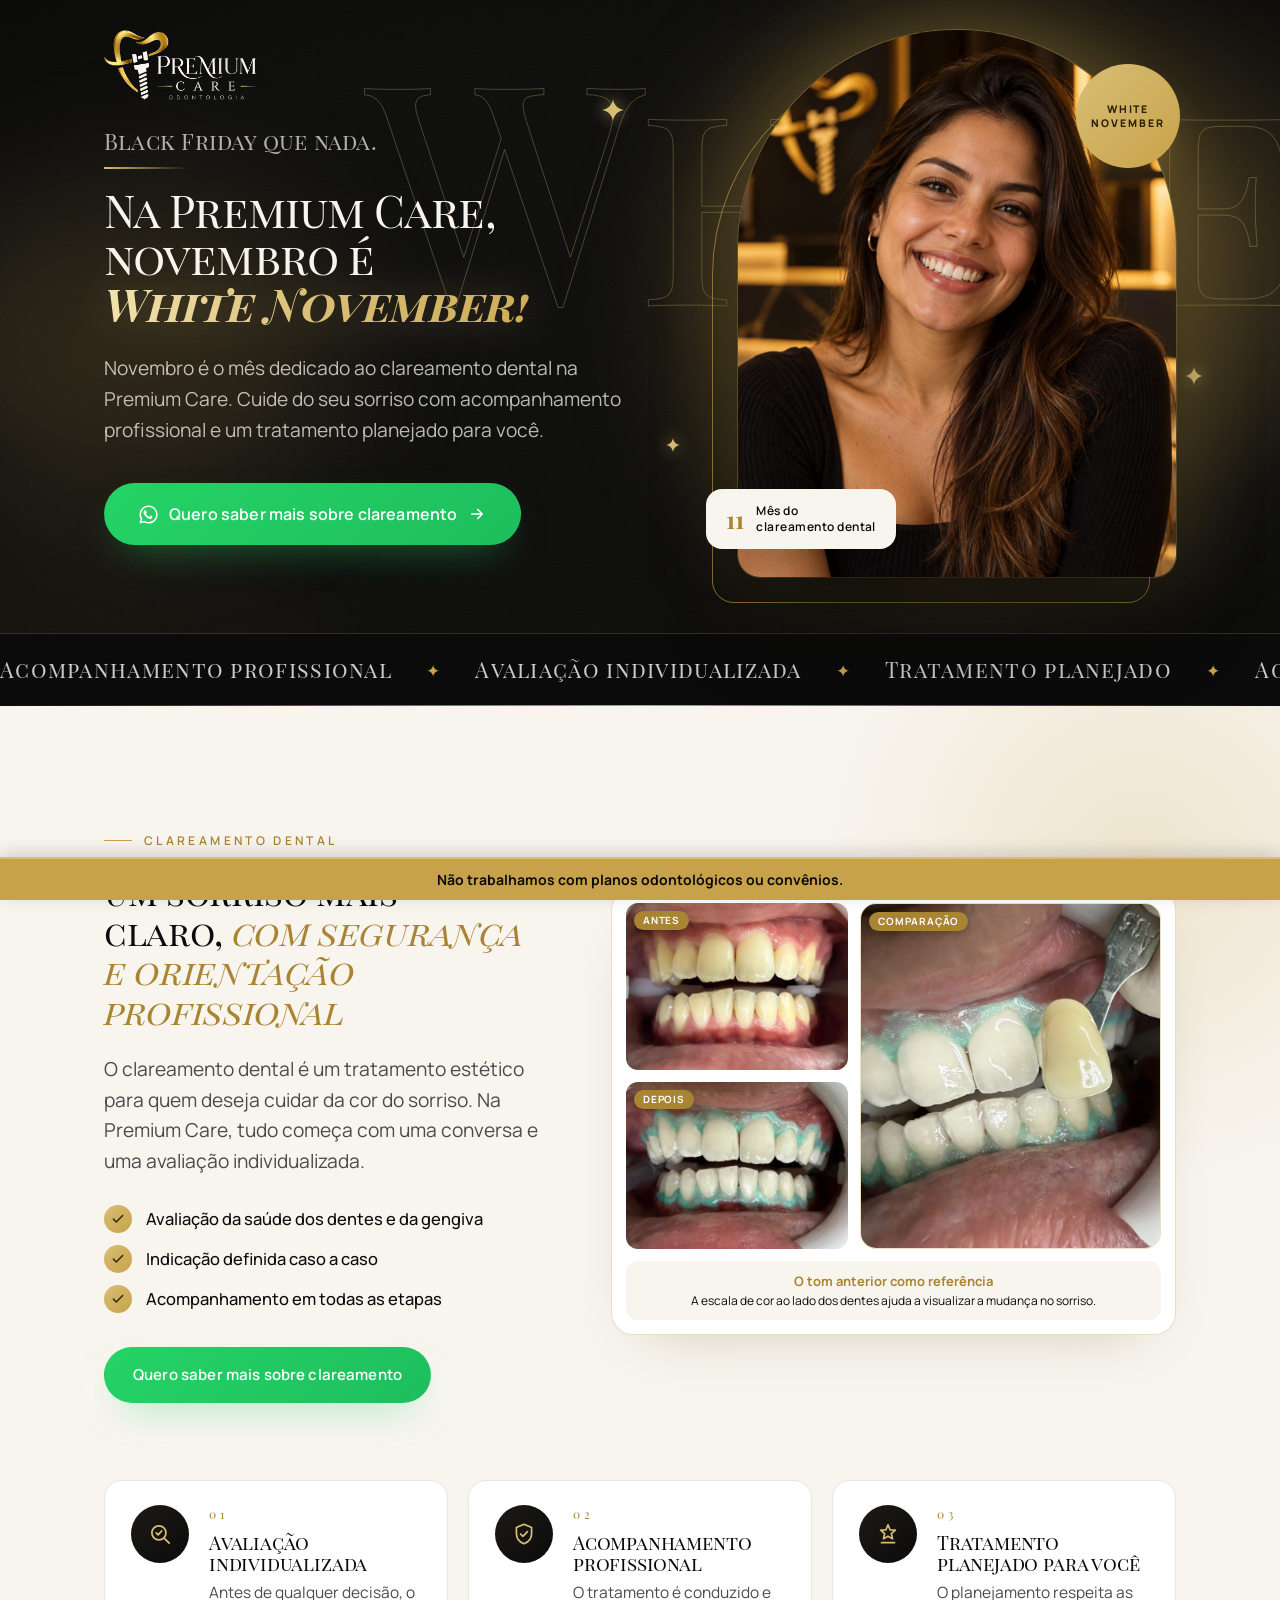
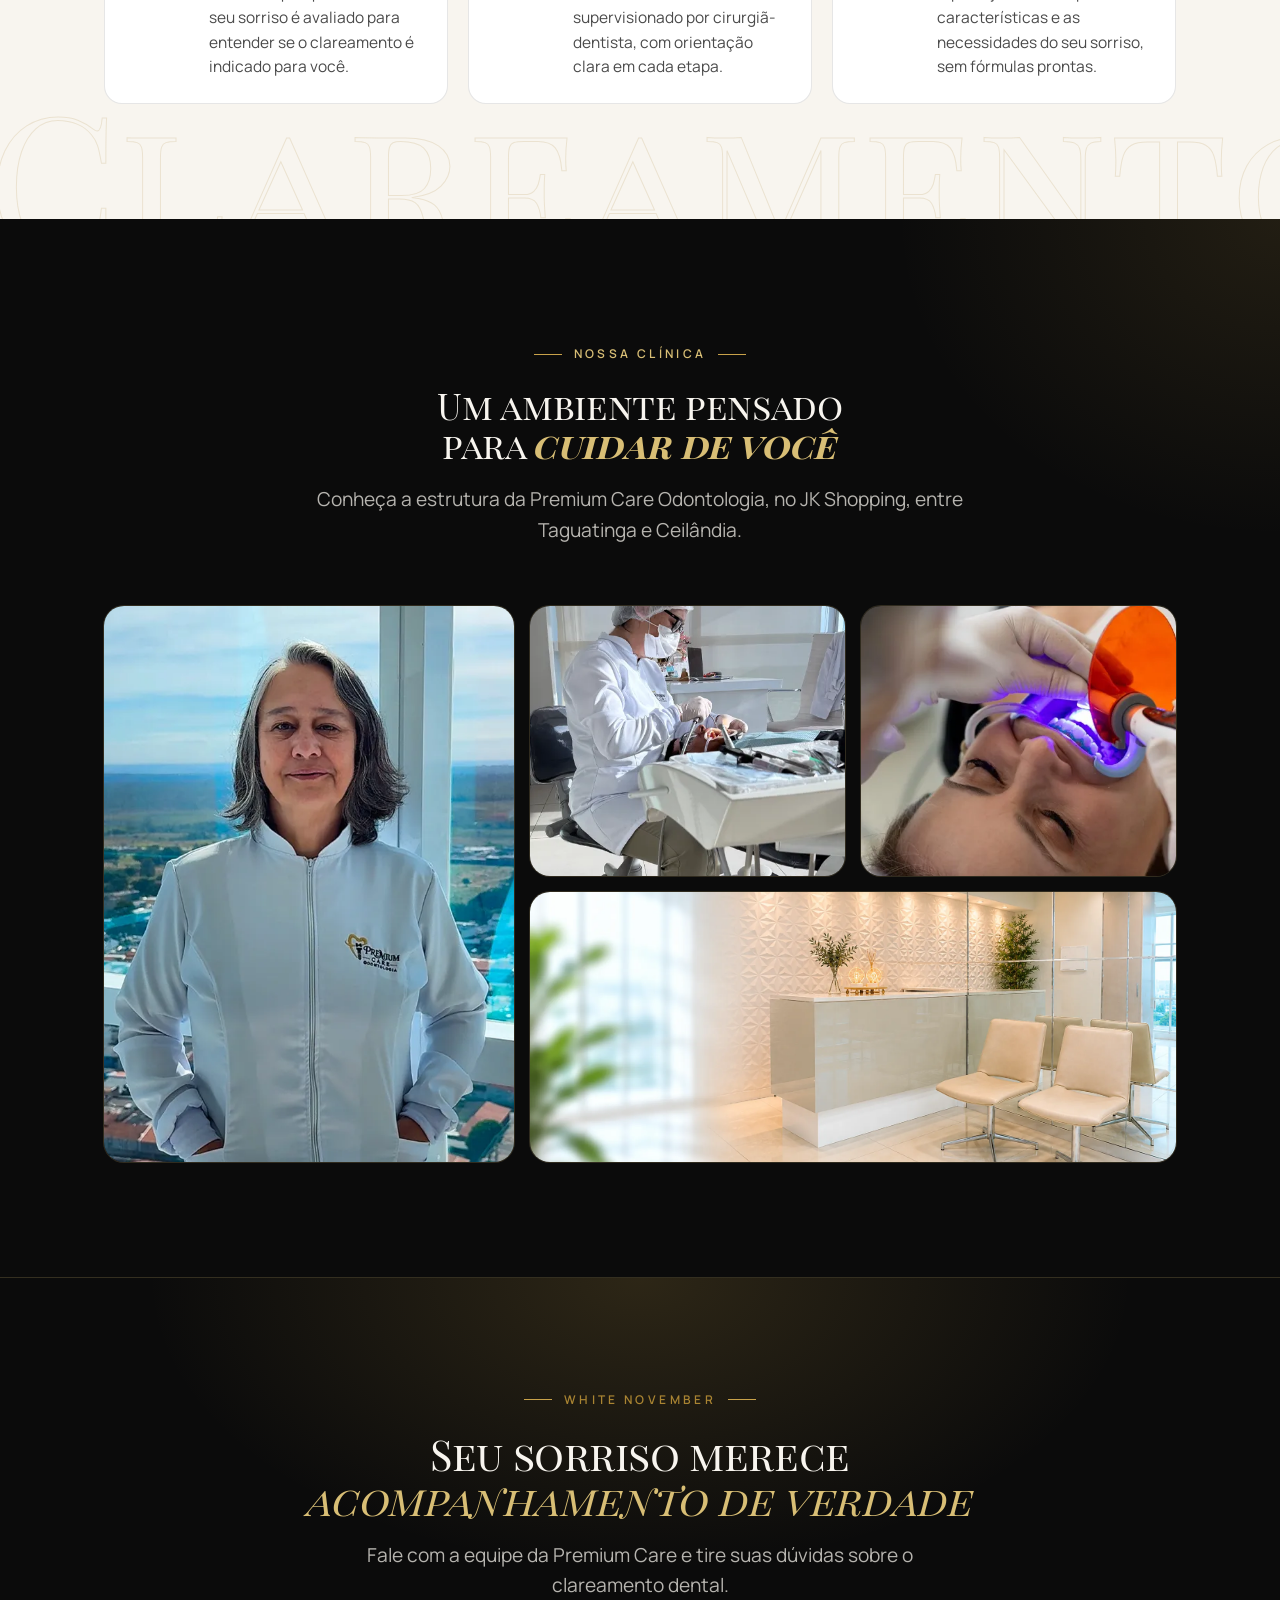
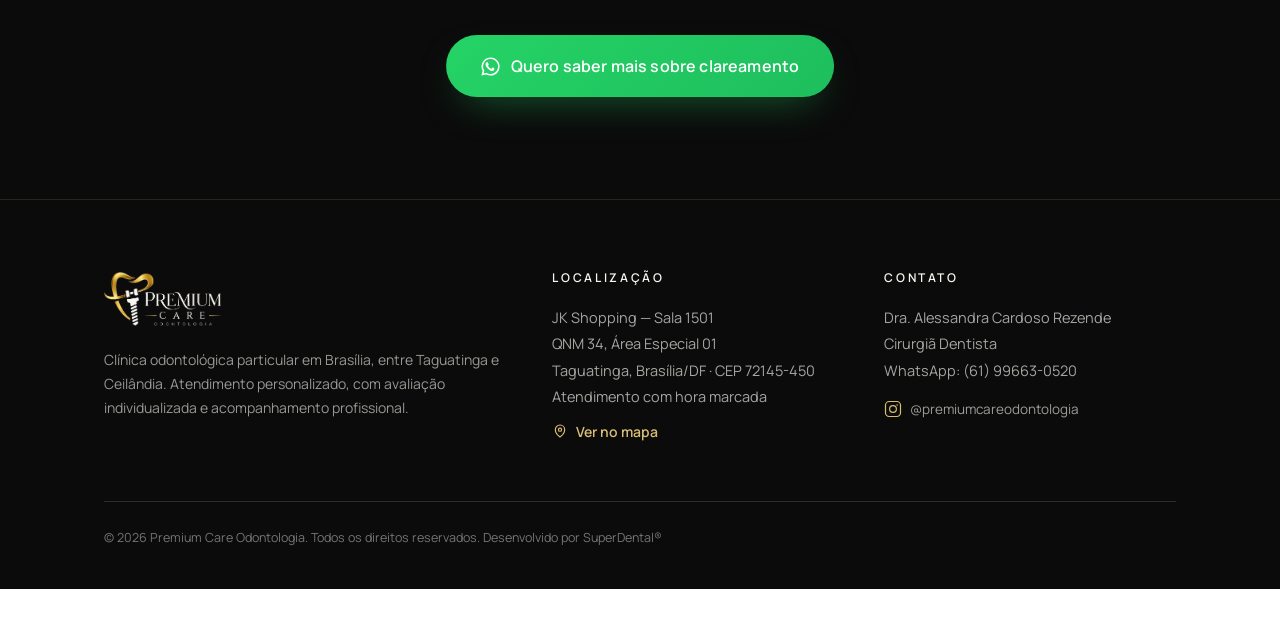
<file: clareamento-dental-white-november.html>
<!DOCTYPE html>
<html lang="pt-BR">
<head>
<meta charset="UTF-8" />
<meta name="viewport" content="width=device-width, initial-scale=1.0" />
<title>Clareamento Dental em Taguatinga e Ceilândia | White November | Premium Care</title>
<meta name="description" content="White November na Premium Care: novembro é o mês do clareamento dental, com avaliação individualizada e acompanhamento profissional. Taguatinga e Ceilândia." />
<meta name="author" content="Premium Care Odontologia" />
<meta name="theme-color" content="#0B0B0B" />
<link rel="canonical" href="https://premiumcareodontologia.com.br/clareamento-dental-white-november.html" />
<link rel="icon" type="image/webp" href="images/favicon.webp" />

<!-- Open Graph -->
<meta property="og:type" content="website" />
<meta property="og:title" content="White November | Clareamento Dental | Premium Care" />
<meta property="og:description" content="Novembro é o mês do clareamento dental na Premium Care. Avaliação individualizada e acompanhamento profissional." />
<!-- TODO: trocar pela foto real da campanha -->
<meta property="og:image" content="images/hero_clareamento.webp" />
<meta property="og:url" content="https://premiumcareodontologia.com.br/clareamento-dental-white-november.html" />
<meta property="og:locale" content="pt_BR" />

<!-- Google Tag Manager -->
<script>(function(w,d,s,l,i){w[l]=w[l]||[];w[l].push({'gtm.start':
new Date().getTime(),event:'gtm.js'});var f=d.getElementsByTagName(s)[0],
j=d.createElement(s),dl=l!='dataLayer'?'&l='+l:'';j.async=true;j.src=
'https://www.googletagmanager.com/gtm.js?id='+i+dl;f.parentNode.insertBefore(j,f);
})(window,document,'script','dataLayer','GTM-KBFPP3S8');</script>
<!-- End Google Tag Manager -->
<link rel="preconnect" href="https://fonts.googleapis.com" />
<link rel="preconnect" href="https://fonts.gstatic.com" crossorigin />
<link href="https://fonts.googleapis.com/css2?family=Manrope:wght@400;500;600;700&family=Playfair+Display+SC:wght@400;700&display=swap" rel="stylesheet" />
<link rel="stylesheet" href="premium-care.css" />
<noscript><style>.reveal{opacity:1 !important;transform:none !important}</style></noscript>

<style>
/* ============================================================
   White November — estilos específicos da página
   ============================================================ */

/* ---------- Placeholder de foto (trocar por <img> quando as fotos chegarem) ---------- */
.ph {
  position: relative;
  width: 100%; height: 100%;
  min-height: 220px;
  display: flex; flex-direction: column; align-items: center; justify-content: center; gap: 12px;
  text-align: center;
  padding: 24px;
  color: rgba(248,245,239,0.55);
  background:
    radial-gradient(120% 90% at 20% 0%, rgba(216,190,117,0.16), transparent 55%),
    linear-gradient(160deg, #1d1a15, #0f0e0c);
  overflow: hidden;
}
.ph::before {
  content: ""; position: absolute; inset: 14px;
  border: 1px dashed rgba(216,190,117,0.35);
  border-radius: 14px;
  pointer-events: none;
}
.ph svg { width: 38px; height: 38px; color: var(--gold-light); opacity: .85; }
.ph span { font-size: 11.5px; letter-spacing: .24em; text-transform: uppercase; font-weight: 600; }
.ph small { font-size: 12px; opacity: .7; letter-spacing: .04em; }
.ph img { position: absolute; inset: 0; width: 100%; height: 100%; object-fit: cover; }

/* ---------- HERO ---------- */
.wn-hero {
  position: relative;
  background:
    radial-gradient(60% 70% at 85% 30%, rgba(200,162,74,0.20), transparent 60%),
    radial-gradient(50% 60% at 0% 100%, rgba(200,162,74,0.10), transparent 60%),
    var(--ink);
  color: var(--off);
  overflow: hidden;
  padding: clamp(18px, 2.4vw, 30px) 0 0;
}
.wn-hero::after { /* fio dourado inferior */
  content: ""; position: absolute; left: 0; right: 0; bottom: 0; height: 1px;
  background: linear-gradient(90deg, transparent, var(--gold), transparent);
}
.wn-hero__ghost { /* palavra gigante decorativa */
  position: absolute; right: -2%; top: 8%;
  font-family: var(--serif);
  font-size: clamp(120px, 24vw, 340px);
  line-height: .8; letter-spacing: -0.03em;
  color: transparent;
  -webkit-text-stroke: 1px rgba(216,190,117,0.30);
  z-index: 0;
  pointer-events: none; user-select: none;
  white-space: nowrap;
}
.wn-hero__grid {
  position: relative;
  display: grid; grid-template-columns: 1.08fr .92fr; gap: clamp(32px, 5vw, 80px);
  align-items: start;
  padding-top: 0;
  padding-bottom: clamp(18px, 2.4vw, 30px);
}
.wn-hero__logo { height: 70px; width: auto; margin-bottom: clamp(18px, 2.4vw, 30px); }
.wn-hero h1 {
  font-size: clamp(1.55rem, 3.8vw, 2.8rem);
  color: var(--off);
  line-height: 1.05;
  letter-spacing: -0.02em;
}
.wn-hero h1 .wn-strike { display: block; font-size: .5em; letter-spacing: .01em; color: rgba(248,245,239,0.7); margin-bottom: .45em; font-weight: 500; }
.wn-hero h1 .wn-line { display: block; white-space: nowrap; }
.wn-hero h1 em {
  font-style: italic; font-weight: 700;
  background: linear-gradient(100deg, #f3e3ae 0%, #D8BE75 40%, #C8A24A 100%);
  -webkit-background-clip: text; background-clip: text; color: transparent;
}
.wn-hero .lead { color: rgba(248,245,239,0.74); max-width: 560px; margin-top: 26px; }
.wn-hero__actions { margin-top: 38px; display: flex; flex-wrap: wrap; gap: 16px; align-items: center; }

/* moldura da foto do hero */
.wn-photo { position: relative; padding: 0 0 26px 26px; }
.wn-photo::before { /* contorno dourado deslocado */
  content: ""; position: absolute; left: 0; bottom: 0; right: 26px; top: 26px;
  border: 1px solid var(--gold); border-radius: 220px 220px 22px 22px;
  opacity: .7;
}
.wn-photo__frame {
  position: relative; aspect-ratio: 4 / 5;
  border-radius: 220px 220px 22px 22px;
  overflow: hidden;
  box-shadow: 0 40px 80px -30px rgba(0,0,0,.8), 0 0 0 1px rgba(216,190,117,.25);
}
.wn-photo__badge {
  position: absolute; left: -6px; bottom: 54px;
  background: var(--off); color: var(--ink);
  border-radius: 16px; padding: 14px 20px;
  box-shadow: 0 24px 50px -20px rgba(0,0,0,.7);
  display: flex; align-items: center; gap: 12px;
}
.wn-photo__badge b { font-family: var(--serif); font-size: 1.5rem; line-height: 1; color: var(--gold-deep); }
.wn-photo__badge span { font-size: 12px; line-height: 1.35; font-weight: 600; letter-spacing: .04em; color: var(--ink); }
.wn-photo__seal {
  position: absolute; right: -4px; top: 6%;
  width: 104px; height: 104px; border-radius: 50%;
  display: grid; place-items: center; text-align: center;
  background: linear-gradient(135deg, var(--gold-light), var(--gold));
  color: #2a2008; font-size: 10.5px; font-weight: 800; letter-spacing: .18em; text-transform: uppercase; line-height: 1.35;
  box-shadow: var(--shadow-gold);
  animation: wnFloat 6s ease-in-out infinite;
}
@keyframes wnFloat { 50% { transform: translateY(-8px) rotate(4deg); } }

/* faixa em movimento */
.wn-marquee { position: relative; background: #0b0b0b; border-top: 1px solid rgba(216,190,117,.2); overflow: hidden; padding: 18px 0; }
.wn-marquee__track { display: flex; width: max-content; animation: wnScroll 38s linear infinite; }
.wn-marquee__item {
  display: flex; align-items: center; gap: 34px; padding-right: 34px;
  font-family: var(--serif); font-size: clamp(1rem, 1.8vw, 1.35rem); letter-spacing: .06em;
  color: rgba(248,245,239,.82); white-space: nowrap;
}
.wn-marquee__item span { display: flex; align-items: center; gap: 34px; }
.wn-marquee__item span::after { content: "✦"; color: var(--gold); font-size: .8em; }
@keyframes wnScroll { to { transform: translateX(-50%); } }


/* ---------- HERO · camadas de profundidade ---------- */
.wn-hero::before { /* textura de grão + vinheta */
  content: ""; position: absolute; inset: 0; z-index: 0; pointer-events: none;
  background:
    radial-gradient(90% 80% at 50% 50%, transparent 55%, rgba(0,0,0,.55) 100%),
    url("data:image/svg+xml;utf8,<svg xmlns='http://www.w3.org/2000/svg' width='180' height='180'><filter id='n'><feTurbulence type='fractalNoise' baseFrequency='.9' numOctaves='2' stitchTiles='stitch'/><feColorMatrix values='0 0 0 0 1  0 0 0 0 .9  0 0 0 0 .6  0 0 0 .55 0'/></filter><rect width='100%' height='100%' filter='url(%23n)' opacity='.07'/></svg>");
}
.wn-hero__glow { /* halos dourados */
  position: absolute; border-radius: 50%; pointer-events: none; z-index: 0; filter: blur(70px);
}
.wn-hero__glow--a { width: 520px; height: 520px; right: 4%; top: 6%; background: rgba(200,162,74,.34); }
.wn-hero__glow--b { width: 420px; height: 300px; left: -6%; top: 28%; background: rgba(200,162,74,.16); }
.wn-hero__grid { z-index: 1; }

/* faíscas */
.wn-spark { position: absolute; z-index: 1; color: var(--gold-light); pointer-events: none; animation: wnTwinkle 3.8s ease-in-out infinite; }
.wn-spark svg { display: block; width: 100%; height: 100%; fill: currentColor; filter: drop-shadow(0 0 8px rgba(216,190,117,.8)); }
.wn-spark--1 { width: 22px; height: 22px; left: 47%; top: 14%; }
.wn-spark--2 { width: 14px; height: 14px; left: 52%; top: 62%; animation-delay: 1.2s; }
.wn-spark--3 { width: 18px; height: 18px; right: 6%; top: 52%; animation-delay: 2.1s; }
@keyframes wnTwinkle { 0%,100% { opacity: .15; transform: scale(.7) rotate(0); } 50% { opacity: 1; transform: scale(1.15) rotate(45deg); } }

/* título: fio dourado + brilho */
.wn-hero h1 .wn-strike { position: relative; padding-bottom: .7em; margin-bottom: .75em; }
.wn-hero h1 .wn-strike::after {
  content: ""; position: absolute; left: 0; bottom: 0; width: 84px; height: 2px;
  background: linear-gradient(90deg, var(--gold-light), transparent);
}
.wn-hero h1 em { filter: drop-shadow(0 0 22px rgba(216,190,117,.35)); }

.wn-photo__frame > img { width: 100%; height: 100%; object-fit: cover; display: block; }
.wn-photo__frame { box-shadow: 0 50px 100px -30px rgba(0,0,0,.9), 0 0 90px -10px rgba(200,162,74,.35), 0 0 0 1px rgba(216,190,117,.3); }

/* botão com brilho e seta */
.wn-hero__actions--mobile { display: none; }
.wn-hero__actions .btn { position: relative; overflow: hidden; }
.wn-hero__actions .btn::after {
  content: ""; position: absolute; top: 0; bottom: 0; left: -60%; width: 40%;
  background: linear-gradient(100deg, transparent, rgba(255,255,255,.38), transparent);
  transform: skewX(-20deg);
  animation: wnShine 4.5s ease-in-out infinite;
}
@keyframes wnShine { 0%, 55% { left: -60%; } 85%, 100% { left: 140%; } }
.wn-hero__actions .btn .wn-arrow { width: 18px; height: 18px; animation: wnNudge 1.8s ease-in-out infinite; }
@keyframes wnNudge { 50% { transform: translateX(5px); } }
@media (max-width: 960px) { .wn-spark--1, .wn-spark--2 { display: none; } .wn-hero__glow--a { right: -20%; } }
@media (prefers-reduced-motion: reduce) { .wn-spark, .wn-hero__actions .btn::after, .wn-hero__actions .btn .wn-arrow { animation: none; } }

/* ---------- SOBRE O CLAREAMENTO ---------- */
.wn-about { position: relative; background: var(--off); overflow: hidden; }
.wn-about__grid { display: grid; grid-template-columns: 1fr 1fr; gap: clamp(36px, 5vw, 80px); align-items: center; }
.wn-about__title { font-size: clamp(1.5rem, 2.9vw, 2.2rem); line-height: 1.12; }
.wn-about__title em { color: var(--gold-deep); font-style: italic; }
.wn-about__lead { margin-top: 24px; }
.wn-checks { list-style: none; margin: 28px 0 0; padding: 0; display: grid; gap: 12px; }
.wn-checks li { display: flex; align-items: center; gap: 14px; font-size: 16.5px; font-weight: 500; color: var(--ink); }
.wn-checks .tick { flex: none; width: 28px; height: 28px; border-radius: 50%; display: grid; place-items: center; background: linear-gradient(135deg, var(--gold-light), var(--gold)); color: #2a2008; }
.wn-checks .tick svg { width: 14px; height: 14px; }
.wn-about::before { /* halo dourado de fundo */
  content: ""; position: absolute; width: 640px; height: 640px; right: -180px; top: -160px; border-radius: 50%;
  background: radial-gradient(closest-side, rgba(200,162,74,.20), transparent); pointer-events: none;
}
.wn-about::after { /* palavra decorativa */
  content: "Clareamento"; position: absolute; left: -1%; bottom: -3%;
  font-family: var(--serif); font-size: clamp(90px, 15vw, 220px); line-height: .8; white-space: nowrap;
  color: transparent; -webkit-text-stroke: 1px rgba(168,132,50,.16); pointer-events: none;
}
.wn-about .container { position: relative; z-index: 1; }
.wn-about__grid { align-items: center; }
.wn-pillars { display: grid; grid-template-columns: repeat(3, 1fr); gap: 20px; margin-top: clamp(48px, 6vw, 84px); }
.wn-pillar { position: relative; }
.wn-pillar__num { display: block; font-family: var(--serif); font-size: 12px; letter-spacing: .3em; color: var(--gold-deep); margin-bottom: 8px; }

/* fotos de antes e depois */
.wn-comparison {
  display: grid;
  grid-template-columns: minmax(0, .85fr) minmax(0, 1.15fr);
  align-items: stretch;
  gap: 16px;
  width: 100%;
  max-width: 600px;
  margin-inline: auto;
  padding: clamp(12px, 2vw, 20px);
  border: 1px solid rgba(200,162,74,.35);
  border-radius: 26px;
  background: var(--white);
  box-shadow: 0 24px 60px -36px rgba(84,63,18,.3);
}
.wn-comparison figure { margin: 0; min-width: 0; }
.wn-comparison img { display: block; width: 100%; height: auto; border-radius: 12px; }
.wn-comparison figure[data-badge] { position: relative; }
.wn-comparison figure[data-badge]::before {
  content: attr(data-badge);
  position: absolute;
  top: 8px;
  left: 8px;
  z-index: 2;
  padding: 3px 9px;
  border-radius: 999px;
  background: var(--gold-deep);
  color: #fff;
  font-size: 10px;
  font-weight: 700;
  letter-spacing: .08em;
  line-height: 1.3;
  text-transform: uppercase;
  box-shadow: 0 2px 8px rgba(0,0,0,.25);
  pointer-events: none;
}
.wn-comparison__pair {
  display: grid;
  gap: 12px;
  min-width: 0;
}
.wn-comparison__reference {
  position: relative;
  overflow: hidden;
  border: 1px solid rgba(200,162,74,.25);
  border-radius: 16px;
  background: var(--off);
}
.wn-comparison__reference img {
  position: absolute;
  inset: 0;
  height: 100%;
  object-fit: cover;
  border-radius: 0;
}
.wn-comparison__caption {
  grid-column: 1 / -1;
  margin: 0;
  padding: 12px 10px;
  border-radius: 12px;
  background: var(--off);
  text-align: center;
  line-height: 1.3;
}
.wn-comparison__caption strong {
  display: block;
  margin-bottom: 4px;
  color: var(--gold-deep);
  font-size: 14px;
  line-height: 1.25;
}
.wn-comparison__caption span {
  display: block;
  color: var(--ink);
  font-size: 13px;
  line-height: 1.3;
}
@media (min-width: 961px) {
  .wn-about__grid {
    grid-template-columns: minmax(0, .9fr) minmax(0, 1.1fr);
    gap: clamp(28px, 3.5vw, 56px);
  }
  .wn-comparison {
    max-width: 600px;
    gap: 12px;
    padding: 14px;
    border-radius: 22px;
  }
  .wn-comparison__caption strong { font-size: 13px; }
  .wn-comparison__caption span { font-size: 12px; }
}
.wn-pillar {
  display: grid; grid-template-columns: 58px 1fr; gap: 20px; align-items: start;
  background: var(--white);
  border: 1px solid var(--hair);
  border-radius: 18px; padding: 24px 26px;
  transition: transform .3s ease, box-shadow .3s ease, border-color .3s ease;
}
.wn-pillar:hover { transform: translateY(-4px); box-shadow: var(--shadow-md); border-color: rgba(200,162,74,.55); }
.wn-pillar__ic {
  width: 58px; height: 58px; border-radius: 50%;
  display: grid; place-items: center;
  background: linear-gradient(135deg, #1d1a15, #0b0b0b);
  color: var(--gold-light);
}
.wn-pillar__ic svg { width: 26px; height: 26px; }
.wn-pillar h3 { font-size: 1.2rem; margin-bottom: 6px; }
.wn-pillar p { font-size: 15.5px; line-height: 1.6; }
.wn-about__cta { margin-top: 34px; display: flex; flex-wrap: wrap; gap: 16px; align-items: center; }
.wn-about__cta--mobile { display: none; }

/* ---------- GALERIA ---------- */
.wn-gallery { background: var(--ink); position: relative; overflow: hidden; }
.wn-gallery::before { content: ""; position: absolute; inset: 0; background: radial-gradient(50% 50% at 100% 0%, rgba(200,162,74,.12), transparent 60%); pointer-events: none; }
.wn-gallery__grid {
  position: relative;
  display: grid; gap: 16px; margin-top: clamp(36px, 5vw, 60px);
  grid-template-columns: 1.3fr 1fr 1fr;
  grid-template-rows: 270px 270px;
}
.wn-gallery__item { border-radius: 20px; overflow: hidden; box-shadow: 0 0 0 1px rgba(216,190,117,.18); }
.wn-gallery__item:nth-child(1) { grid-row: span 2; }
.wn-gallery__item:nth-child(4) { grid-column: span 2; }
.wn-gallery__item img { width: 100%; height: 100%; object-fit: cover; transition: transform .8s ease; }
.wn-gallery__item:hover img { transform: scale(1.05); }
.wn-gallery__item .ph { min-height: 0; }
.wn-gallery__item img[src*="doutora"] { object-position: 50% 0%; }

/* ---------- FOOTER / CTA ---------- */
.wn-close { position: relative; background: var(--ink); text-align: center; padding: clamp(64px, 8vw, 112px) 0; border-top: 1px solid rgba(216,190,117,.2); overflow: hidden; }
.wn-close::before { content: ""; position: absolute; inset: 0; background: radial-gradient(55% 80% at 50% 0%, rgba(200,162,74,.18), transparent 70%); pointer-events: none; }
.wn-close .inner { position: relative; max-width: 740px; margin: 0 auto; }
.wn-close h2 { color: var(--off); font-size: clamp(1.6rem, 3.4vw, 2.6rem); margin-bottom: 18px; }
.wn-close h2 em { color: var(--gold-light); font-style: italic; }
.wn-close .lead { color: rgba(248,245,239,.72); margin: 0 auto 34px; max-width: 560px; }
.wn-close .actions { display: flex; justify-content: center; }
.footer { border-top: 1px solid rgba(216,190,117,.15); }
.footer-map { display: inline-flex; align-items: center; gap: 8px; margin-top: 10px; color: var(--gold-light); font-weight: 600; font-size: 14px; }
.footer-map:hover { text-decoration: underline; }
.footer-map svg { width: 16px; height: 16px; }

/* ---------- Responsivo ---------- */
@media (max-width: 960px) {
  .wn-hero__grid { grid-template-columns: 1fr; }
  .wn-photo { max-width: 440px; margin: 0 auto; width: 100%; }
  .wn-hero__copy .wn-hero__actions { display: none; }
  .wn-hero__actions--mobile { display: flex; max-width: 440px; width: 100%; margin: 0 auto; justify-content: center; }
  .wn-hero__actions--mobile .btn { width: 100%; }
  .wn-about__grid { grid-template-columns: 1fr; }
  .wn-pillars { grid-template-columns: 1fr; }
  .wn-about__copy .wn-about__cta { display: none; }
  .wn-about__cta--mobile { display: flex; margin-top: 0; justify-content: center; }
  .wn-pillar { grid-template-columns: 58px 1fr; }
  .wn-gallery__grid { grid-template-columns: 1fr 1fr; grid-template-rows: 300px 200px 200px; }
  .wn-gallery__item:nth-child(1) { grid-row: auto; grid-column: span 2; }
  .wn-gallery__item:nth-child(4) { grid-column: span 2; }
}
@media (max-width: 640px) {
  .wn-hero__logo { height: 58px; margin-bottom: 18px; }
  .wn-hero__actions, .wn-about__cta { flex-direction: column; align-items: stretch; }
  .wn-hero__actions .btn, .wn-about__cta .btn, .wn-close .btn { width: 100%; white-space: normal; text-align: center; padding: 14px 22px; }
  .wn-photo { padding: 0 0 18px 16px; }
  .wn-photo::before { right: 16px; top: 18px; }
  .wn-photo__seal { width: 86px; height: 86px; font-size: 9px; right: 0; }
  .wn-photo__badge { left: -4px; bottom: 38px; padding: 11px 15px; }
  .wn-pillar { grid-template-columns: 1fr; gap: 14px; padding: 22px 22px 24px; }
  .wn-pillar { text-align: center; justify-items: center; }
  @media (prefers-reduced-motion: reduce) {
  .wn-marquee__track, .wn-photo__seal { animation: none; }
}
</style>

<!-- Schema: Dentist / Service -->
<script type="application/ld+json">
{
  "@context": "https://schema.org",
  "@type": "Dentist",
  "name": "Premium Care Odontologia",
  "description": "Clareamento dental com avaliação individualizada e acompanhamento profissional em Taguatinga e Ceilândia. White November: campanha temática de valorização do clareamento dental supervisionado.",
  "url": "https://premiumcareodontologia.com.br/clareamento-dental-white-november.html",
  "telephone": "+5561996630520",
  "founder": { "@type": "Person", "name": "Dra. Alessandra Cardoso Rezende", "jobTitle": "Cirurgiã-dentista" },
  "address": {
    "@type": "PostalAddress",
    "streetAddress": "JK Shopping, Sala 1501 - Q QNM 34 Área Especial 01, Sala 1501 EDIF",
    "addressLocality": "Taguatinga",
    "addressRegion": "DF",
    "postalCode": "72145-450",
    "addressCountry": "BR"
  },
  "areaServed": ["Taguatinga", "Ceilândia", "Vicente Pires", "Brasília"],
  "availableService": {
    "@type": "MedicalProcedure",
    "name": "Clareamento dental",
    "description": "Clareamento dental com avaliação individualizada e acompanhamento profissional."
  },
  "openingHoursSpecification": {
    "@type": "OpeningHoursSpecification",
    "dayOfWeek": ["Monday","Tuesday","Wednesday","Thursday","Friday","Saturday"],
    "description": "Atendimento com hora marcada"
  }
}
</script>
</head>
<body class="has-treatment-notice">
<!-- Google Tag Manager (noscript) -->
<noscript><iframe src="https://www.googletagmanager.com/ns.html?id=GTM-KBFPP3S8"
height="0" width="0" style="display:none;visibility:hidden"></iframe></noscript>
<!-- End Google Tag Manager (noscript) -->

<main>

<!-- ============================ HERO ============================ -->
<section class="wn-hero" id="inicio" data-screen-label="Hero">
  <div class="wn-hero__glow wn-hero__glow--a" aria-hidden="true"></div>
  <div class="wn-hero__glow wn-hero__glow--b" aria-hidden="true"></div>
  <div class="wn-hero__ghost" aria-hidden="true">White</div>
  <span class="wn-spark wn-spark--1" aria-hidden="true"><svg viewBox="0 0 24 24"><path d="M12 0c.8 6.4 5.6 11.2 12 12-6.4.8-11.2 5.6-12 12-.8-6.4-5.6-11.2-12-12C6.4 11.2 11.2 6.4 12 0z"/></svg></span>
  <span class="wn-spark wn-spark--2" aria-hidden="true"><svg viewBox="0 0 24 24"><path d="M12 0c.8 6.4 5.6 11.2 12 12-6.4.8-11.2 5.6-12 12-.8-6.4-5.6-11.2-12-12C6.4 11.2 11.2 6.4 12 0z"/></svg></span>
  <span class="wn-spark wn-spark--3" aria-hidden="true"><svg viewBox="0 0 24 24"><path d="M12 0c.8 6.4 5.6 11.2 12 12-6.4.8-11.2 5.6-12 12-.8-6.4-5.6-11.2-12-12C6.4 11.2 11.2 6.4 12 0z"/></svg></span>
  <div class="container wn-hero__grid">
    <div class="wn-hero__copy">
      <img class="wn-hero__logo reveal" src="images/logo-premium-care-light.webp" alt="Premium Care Odontologia" />
      <h1 class="reveal" data-d="2"><span class="wn-strike">Black Friday que nada.</span><span class="wn-line">Na Premium Care,</span> <span class="wn-line">novembro é</span> <em class="wn-line">White November!</em></h1>
      <p class="lead reveal" data-d="3">Novembro é o mês dedicado ao clareamento dental na Premium Care. Cuide do seu sorriso com acompanhamento profissional e um tratamento planejado para você.</p>
      <div class="wn-hero__actions reveal" data-d="4">
        <a class="btn btn-gold btn-lg sellbot-wpp-open" target="_blank" rel="noopener"
           href="https://wa.me/5561996630520?text=Ol%C3%A1%21%20Vi%20a%20campanha%20White%20November%20da%20Premium%20Care%20e%20gostaria%20de%20saber%20mais%20sobre%20o%20clareamento%20dental.">
          <svg viewBox="0 0 24 24" fill="currentColor" aria-hidden="true"><path d="M.5 23.5l1.6-5.9A11.4 11.4 0 1 1 12 23.5a11.4 11.4 0 0 1-5.5-1.4l-6 1.4zm6.3-3.6l.4.2a9.5 9.5 0 1 0-3.2-3.2l.2.4-.9 3.4 3.5-.8zM17 14.3c-.3-.1-1.7-.8-2-.9s-.5-.1-.7.2-.7.9-.9 1.1-.3.2-.6.1a7.7 7.7 0 0 1-2.3-1.4 8.6 8.6 0 0 1-1.6-2c-.2-.3 0-.4.1-.6l.4-.5.3-.5a.5.5 0 0 0 0-.5l-.9-2.1c-.2-.6-.5-.5-.7-.5h-.6a1.1 1.1 0 0 0-.8.4 3.4 3.4 0 0 0-1 2.5 5.8 5.8 0 0 0 1.2 3.1 13.4 13.4 0 0 0 5.2 4.6c2 .8 2 .5 2.4.5a3 3 0 0 0 2-1.4 2.5 2.5 0 0 0 .2-1.4c-.1-.1-.3-.2-.6-.3z"/></svg>
          Quero saber mais sobre clareamento
          <svg class="wn-arrow" viewBox="0 0 24 24" fill="none" stroke="currentColor" stroke-width="2.2" aria-hidden="true"><path d="M5 12h14M13 6l6 6-6 6" stroke-linecap="round" stroke-linejoin="round"/></svg>
        </a>
      </div>
    </div>

    <div class="wn-photo reveal" data-d="2">
      <div class="wn-photo__frame">
        <img src="images/hero_clareamento.webp" alt="Paciente sorrindo na recepção da Premium Care Odontologia" width="1122" height="1402" fetchpriority="high" />
      </div>
      <div class="wn-photo__seal" aria-hidden="true">White<br>November</div>
      <div class="wn-photo__badge">
        <b>11</b>
        <span>Mês do<br>clareamento dental</span>
      </div>
    </div>

    <div class="wn-hero__actions wn-hero__actions--mobile reveal">
      <a class="btn btn-gold btn-lg sellbot-wpp-open" target="_blank" rel="noopener"
         href="https://wa.me/5561996630520?text=Ol%C3%A1%21%20Vi%20a%20campanha%20White%20November%20da%20Premium%20Care%20e%20gostaria%20de%20saber%20mais%20sobre%20o%20clareamento%20dental.">
        <svg viewBox="0 0 24 24" fill="currentColor" aria-hidden="true"><path d="M.5 23.5l1.6-5.9A11.4 11.4 0 1 1 12 23.5a11.4 11.4 0 0 1-5.5-1.4l-6 1.4zm6.3-3.6l.4.2a9.5 9.5 0 1 0-3.2-3.2l.2.4-.9 3.4 3.5-.8zM17 14.3c-.3-.1-1.7-.8-2-.9s-.5-.1-.7.2-.7.9-.9 1.1-.3.2-.6.1a7.7 7.7 0 0 1-2.3-1.4 8.6 8.6 0 0 1-1.6-2c-.2-.3 0-.4.1-.6l.4-.5.3-.5a.5.5 0 0 0 0-.5l-.9-2.1c-.2-.6-.5-.5-.7-.5h-.6a1.1 1.1 0 0 0-.8.4 3.4 3.4 0 0 0-1 2.5 5.8 5.8 0 0 0 1.2 3.1 13.4 13.4 0 0 0 5.2 4.6c2 .8 2 .5 2.4.5a3 3 0 0 0 2-1.4 2.5 2.5 0 0 0 .2-1.4c-.1-.1-.3-.2-.6-.3z"/></svg>
        Quero saber mais sobre clareamento
        <svg class="wn-arrow" viewBox="0 0 24 24" fill="none" stroke="currentColor" stroke-width="2.2" aria-hidden="true"><path d="M5 12h14M13 6l6 6-6 6" stroke-linecap="round" stroke-linejoin="round"/></svg>
      </a>
    </div>
  </div>

  <div class="wn-marquee" aria-hidden="true">
    <div class="wn-marquee__track">
      <div class="wn-marquee__item"><span>Acompanhamento profissional</span><span>Avaliação individualizada</span><span>Tratamento planejado</span></div>
      <div class="wn-marquee__item"><span>Acompanhamento profissional</span><span>Avaliação individualizada</span><span>Tratamento planejado</span></div>
      <div class="wn-marquee__item"><span>Acompanhamento profissional</span><span>Avaliação individualizada</span><span>Tratamento planejado</span></div>
      <div class="wn-marquee__item"><span>Acompanhamento profissional</span><span>Avaliação individualizada</span><span>Tratamento planejado</span></div>
    </div>
  </div>
</section>

<!-- ============================ SOBRE O CLAREAMENTO ============================ -->
<section class="section wn-about" id="clareamento" data-screen-label="Clareamento dental">
  <div class="container wn-about__grid">
    <div class="reveal wn-about__copy">
      <p class="eyebrow">Clareamento dental</p>
      <h2 class="wn-about__title">Um sorriso mais claro, <em>com segurança e orientação profissional</em></h2>
      <p class="lead wn-about__lead">O clareamento dental é um tratamento estético para quem deseja cuidar da cor do sorriso. Na Premium Care, tudo começa com uma conversa e uma avaliação individualizada.</p>
      <ul class="wn-checks">
        <li><span class="tick"><svg viewBox="0 0 24 24" fill="none" stroke="currentColor" stroke-width="2.4"><path d="M4 12l5 5 11-11" stroke-linecap="round" stroke-linejoin="round"/></svg></span>Avaliação da saúde dos dentes e da gengiva</li>
        <li><span class="tick"><svg viewBox="0 0 24 24" fill="none" stroke="currentColor" stroke-width="2.4"><path d="M4 12l5 5 11-11" stroke-linecap="round" stroke-linejoin="round"/></svg></span>Indicação definida caso a caso</li>
        <li><span class="tick"><svg viewBox="0 0 24 24" fill="none" stroke="currentColor" stroke-width="2.4"><path d="M4 12l5 5 11-11" stroke-linecap="round" stroke-linejoin="round"/></svg></span>Acompanhamento em todas as etapas</li>
      </ul>
      <div class="wn-about__cta">
        <a class="btn btn-gold sellbot-wpp-open" target="_blank" rel="noopener"
           href="https://wa.me/5561996630520?text=Ol%C3%A1%21%20Vi%20a%20campanha%20White%20November%20da%20Premium%20Care%20e%20gostaria%20de%20saber%20mais%20sobre%20o%20clareamento%20dental.">
          Quero saber mais sobre clareamento
        </a>
      </div>
    </div>

    <div class="wn-comparison reveal" data-d="1" aria-label="Antes e depois do clareamento dental">
      <div class="wn-comparison__pair">
        <figure data-badge="Antes"><img src="images/antes-nova.webp" alt="Dentes antes do clareamento dental" width="975" height="731" loading="lazy" /></figure>
        <figure data-badge="Depois">
          <img src="images/depois-nova.webp" alt="Dentes depois do clareamento dental" width="975" height="731" loading="lazy" />
        </figure>
      </div>
      <figure class="wn-comparison__reference" data-badge="Comparação">
        <img src="images/comparacao.webp" alt="Dentes clareados ao lado de uma escala de cor usada como referência do tom anterior" width="841" height="885" loading="lazy" />
      </figure>
      <p class="wn-comparison__caption">
        <strong>O tom anterior como referência</strong>
        <span>A escala de cor ao lado dos dentes ajuda a visualizar a mudança no sorriso.</span>
      </p>
    </div>

  <div class="wn-about__cta wn-about__cta--mobile">
    <a class="btn btn-gold sellbot-wpp-open" target="_blank" rel="noopener"
       href="https://wa.me/5561996630520?text=Ol%C3%A1%21%20Vi%20a%20campanha%20White%20November%20da%20Premium%20Care%20e%20gostaria%20de%20saber%20mais%20sobre%20o%20clareamento%20dental.">
      Quero saber mais sobre clareamento
    </a>
  </div>
  </div>

  <div class="container">
    <div class="wn-pillars">
      <article class="wn-pillar reveal">
        <span class="wn-pillar__ic"><svg viewBox="0 0 24 24" fill="none" stroke="currentColor" stroke-width="1.6"><circle cx="11" cy="11" r="6.5"/><path d="M16 16l4.5 4.5" stroke-linecap="round"/><path d="M8.5 11l1.8 1.8 3.2-3.6" stroke-linecap="round" stroke-linejoin="round"/></svg></span>
        <div><span class="wn-pillar__num">01</span><h3>Avaliação individualizada</h3><p>Antes de qualquer decisão, o seu sorriso é avaliado para entender se o clareamento é indicado para você.</p></div>
      </article>
      <article class="wn-pillar reveal" data-d="1">
        <span class="wn-pillar__ic"><svg viewBox="0 0 24 24" fill="none" stroke="currentColor" stroke-width="1.6"><path d="M12 3l7 3v5.5c0 4.4-2.9 8-7 9.5-4.1-1.5-7-5.1-7-9.5V6z" stroke-linejoin="round"/><path d="M8.8 12l2.2 2.2 4.2-4.4" stroke-linecap="round" stroke-linejoin="round"/></svg></span>
        <div><span class="wn-pillar__num">02</span><h3>Acompanhamento profissional</h3><p>O tratamento é conduzido e supervisionado por cirurgiã-dentista, com orientação clara em cada etapa.</p></div>
      </article>
      <article class="wn-pillar reveal" data-d="2">
        <span class="wn-pillar__ic"><svg viewBox="0 0 24 24" fill="none" stroke="currentColor" stroke-width="1.6"><path d="M12 3.5l1.9 4.6 4.9.4-3.7 3.2 1.1 4.8L12 14l-4.2 2.5 1.1-4.8L5.2 8.5l4.9-.4z" stroke-linejoin="round"/><path d="M6 20h12" stroke-linecap="round"/></svg></span>
        <div><span class="wn-pillar__num">03</span><h3>Tratamento planejado para você</h3><p>O planejamento respeita as características e as necessidades do seu sorriso, sem fórmulas prontas.</p></div>
      </article>
    </div>
  </div>
</section>

<!-- ============================ ESTRUTURA / GALERIA ============================ -->
<section class="section wn-gallery bg-ink" id="estrutura" data-screen-label="Estrutura">
  <div class="container">
    <div class="section-head section-head--center reveal">
      <p class="eyebrow eyebrow--center">Nossa clínica</p>
      <h2 class="h1">Um ambiente pensado para <em style="color:var(--gold-light)">cuidar de você</em></h2>
      <p class="lead" style="margin-top:20px;">Conheça a estrutura da Premium Care Odontologia, no JK Shopping, entre Taguatinga e Ceilândia.</p>
    </div>

    <div class="wn-gallery__grid">
            <figure class="wn-gallery__item reveal" style="margin:0"><img src="images/doutora.webp" alt="Dra. Alessandra Cardoso Rezende na Premium Care Odontologia" loading="lazy" /></figure>
      <figure class="wn-gallery__item reveal" data-d="1" style="margin:0"><img src="images/card1_geral.webp" alt="Consultório da Premium Care Odontologia" loading="lazy" /></figure>
      <figure class="wn-gallery__item reveal" data-d="2" style="margin:0"><img src="images/card2_geral.webp" alt="Detalhe do ambiente da Premium Care Odontologia" loading="lazy" /></figure>
      <figure class="wn-gallery__item reveal" data-d="1" style="margin:0"><img src="images/estrutura.webp" alt="Estrutura da Premium Care Odontologia" loading="lazy" /></figure>
    </div>
  </div>
</section>

<!-- ============================ CTA FINAL ============================ -->
<section class="wn-close" data-screen-label="CTA final">
  <div class="container">
    <div class="inner reveal">
      <p class="eyebrow eyebrow--center">White November</p>
      <h2>Seu sorriso merece <em>acompanhamento de verdade</em></h2>
      <p class="lead">Fale com a equipe da Premium Care e tire suas dúvidas sobre o clareamento dental.</p>
      <div class="actions">
        <a class="btn btn-gold btn-lg sellbot-wpp-open" target="_blank" rel="noopener"
           href="https://wa.me/5561996630520?text=Ol%C3%A1%21%20Vi%20a%20campanha%20White%20November%20da%20Premium%20Care%20e%20gostaria%20de%20saber%20mais%20sobre%20o%20clareamento%20dental.">
          <svg viewBox="0 0 24 24" fill="currentColor" aria-hidden="true"><path d="M.5 23.5l1.6-5.9A11.4 11.4 0 1 1 12 23.5a11.4 11.4 0 0 1-5.5-1.4l-6 1.4zm6.3-3.6l.4.2a9.5 9.5 0 1 0-3.2-3.2l.2.4-.9 3.4 3.5-.8zM17 14.3c-.3-.1-1.7-.8-2-.9s-.5-.1-.7.2-.7.9-.9 1.1-.3.2-.6.1a7.7 7.7 0 0 1-2.3-1.4 8.6 8.6 0 0 1-1.6-2c-.2-.3 0-.4.1-.6l.4-.5.3-.5a.5.5 0 0 0 0-.5l-.9-2.1c-.2-.6-.5-.5-.7-.5h-.6a1.1 1.1 0 0 0-.8.4 3.4 3.4 0 0 0-1 2.5 5.8 5.8 0 0 0 1.2 3.1 13.4 13.4 0 0 0 5.2 4.6c2 .8 2 .5 2.4.5a3 3 0 0 0 2-1.4 2.5 2.5 0 0 0 .2-1.4c-.1-.1-.3-.2-.6-.3z"/></svg>
          Quero saber mais sobre clareamento
        </a>
      </div>
    </div>
  </div>
</section>

</main>

<!-- ============================ FOOTER ============================ -->
<footer class="footer" data-screen-label="Footer">
  <div class="container">
    <div class="footer-grid">
      <div class="footer-brand">
        <img src="images/logo-premium-care-light.webp" alt="Premium Care Odontologia" />
        <p>Clínica odontológica particular em Brasília, entre Taguatinga e Ceilândia. Atendimento personalizado, com avaliação individualizada e acompanhamento profissional.</p>
      </div>
      <div>
        <h4>Localização</h4>
        <p class="footer-contact">
          JK Shopping — Sala 1501<br/>
          QNM 34, Área Especial 01<br/>
          Taguatinga, Brasília/DF · CEP 72145-450<br/>
          Atendimento com hora marcada
        </p>
        <a class="footer-map" href="https://www.google.com/maps/search/?api=1&query=JK+Shopping+Taguatinga+Premium+Care+Odontologia" target="_blank" rel="noopener">
          <svg viewBox="0 0 24 24" fill="none" stroke="currentColor" stroke-width="1.8" aria-hidden="true"><path d="M12 21s-7-5.5-7-11a7 7 0 0 1 14 0c0 5.5-7 11-7 11z" stroke-linejoin="round"/><circle cx="12" cy="10" r="2.4"/></svg>
          Ver no mapa
        </a>
      </div>
      <div>
        <h4>Contato</h4>
        <p class="footer-contact">
          Dra. Alessandra Cardoso Rezende<br/>
          Cirurgiã Dentista<br/>
          WhatsApp: <a class="sellbot-wpp-open" href="https://wa.me/5561996630520?text=Ol%C3%A1%21%20Vi%20a%20campanha%20White%20November%20da%20Premium%20Care%20e%20gostaria%20de%20saber%20mais%20sobre%20o%20clareamento%20dental." target="_blank" rel="noopener">(61) 99663-0520</a>
        </p>
        <a class="footer-instagram" href="https://www.instagram.com/premiumcareodontologia?igsh=MWoxczNobGY4YjFybQ%3D%3D" target="_blank" rel="noopener" aria-label="Instagram da Premium Care Odontologia">
          <svg width="18" height="18" viewBox="0 0 24 24" fill="none" stroke-width="1.6" aria-hidden="true"><rect x="2" y="2" width="20" height="20" rx="5" ry="5"/><circle cx="12" cy="12" r="4.5"/><circle cx="17.5" cy="6.5" r="1" fill="#D8BE75" stroke="none"/></svg>
          @premiumcareodontologia
        </a>
      </div>
    </div>
    <div class="footer-bottom">
      <p class="footer-copy">© <span id="year">2026</span> Premium Care Odontologia. Todos os direitos reservados. Desenvolvido por SuperDental®</p>
    </div>
  </div>
</footer>

<aside class="treatment-notice" aria-label="Aviso sobre atendimento">
  <p>N&atilde;o trabalhamos com planos odontol&oacute;gicos ou conv&ecirc;nios.</p>
</aside>

<script>
  const reveals = Array.from(document.querySelectorAll('.reveal'));
  function revealCheck() {
    const vh = window.innerHeight || document.documentElement.clientHeight;
    for (const el of reveals) {
      if (el.classList.contains('in')) continue;
      const r = el.getBoundingClientRect();
      if (r.top < vh * 0.94 && r.bottom > 0) el.classList.add('in');
    }
  }
  requestAnimationFrame(() => {
    document.body.classList.add('anim-on');
    revealCheck();
    requestAnimationFrame(revealCheck);
  });
  window.addEventListener('scroll', revealCheck, { passive: true });
  window.addEventListener('resize', revealCheck);
  window.addEventListener('load', revealCheck);

  document.getElementById('year').textContent = new Date().getFullYear();

  // Keep the footer and floating controls clear of the notice at any text size.
  const treatmentNotice = document.querySelector('.treatment-notice');
  function updateNoticeHeight() {
    document.documentElement.style.setProperty('--treatment-notice-height', treatmentNotice.getBoundingClientRect().height + 'px');
  }
  updateNoticeHeight();
  if ('ResizeObserver' in window) {
    new ResizeObserver(updateNoticeHeight).observe(treatmentNotice);
  } else {
    window.addEventListener('resize', updateNoticeHeight);
  }

</script>
<script src="https://plugin.sellbot.tech/assets/js/sellbot_plugin.min.js"></script>
</body>
</html>
</file>
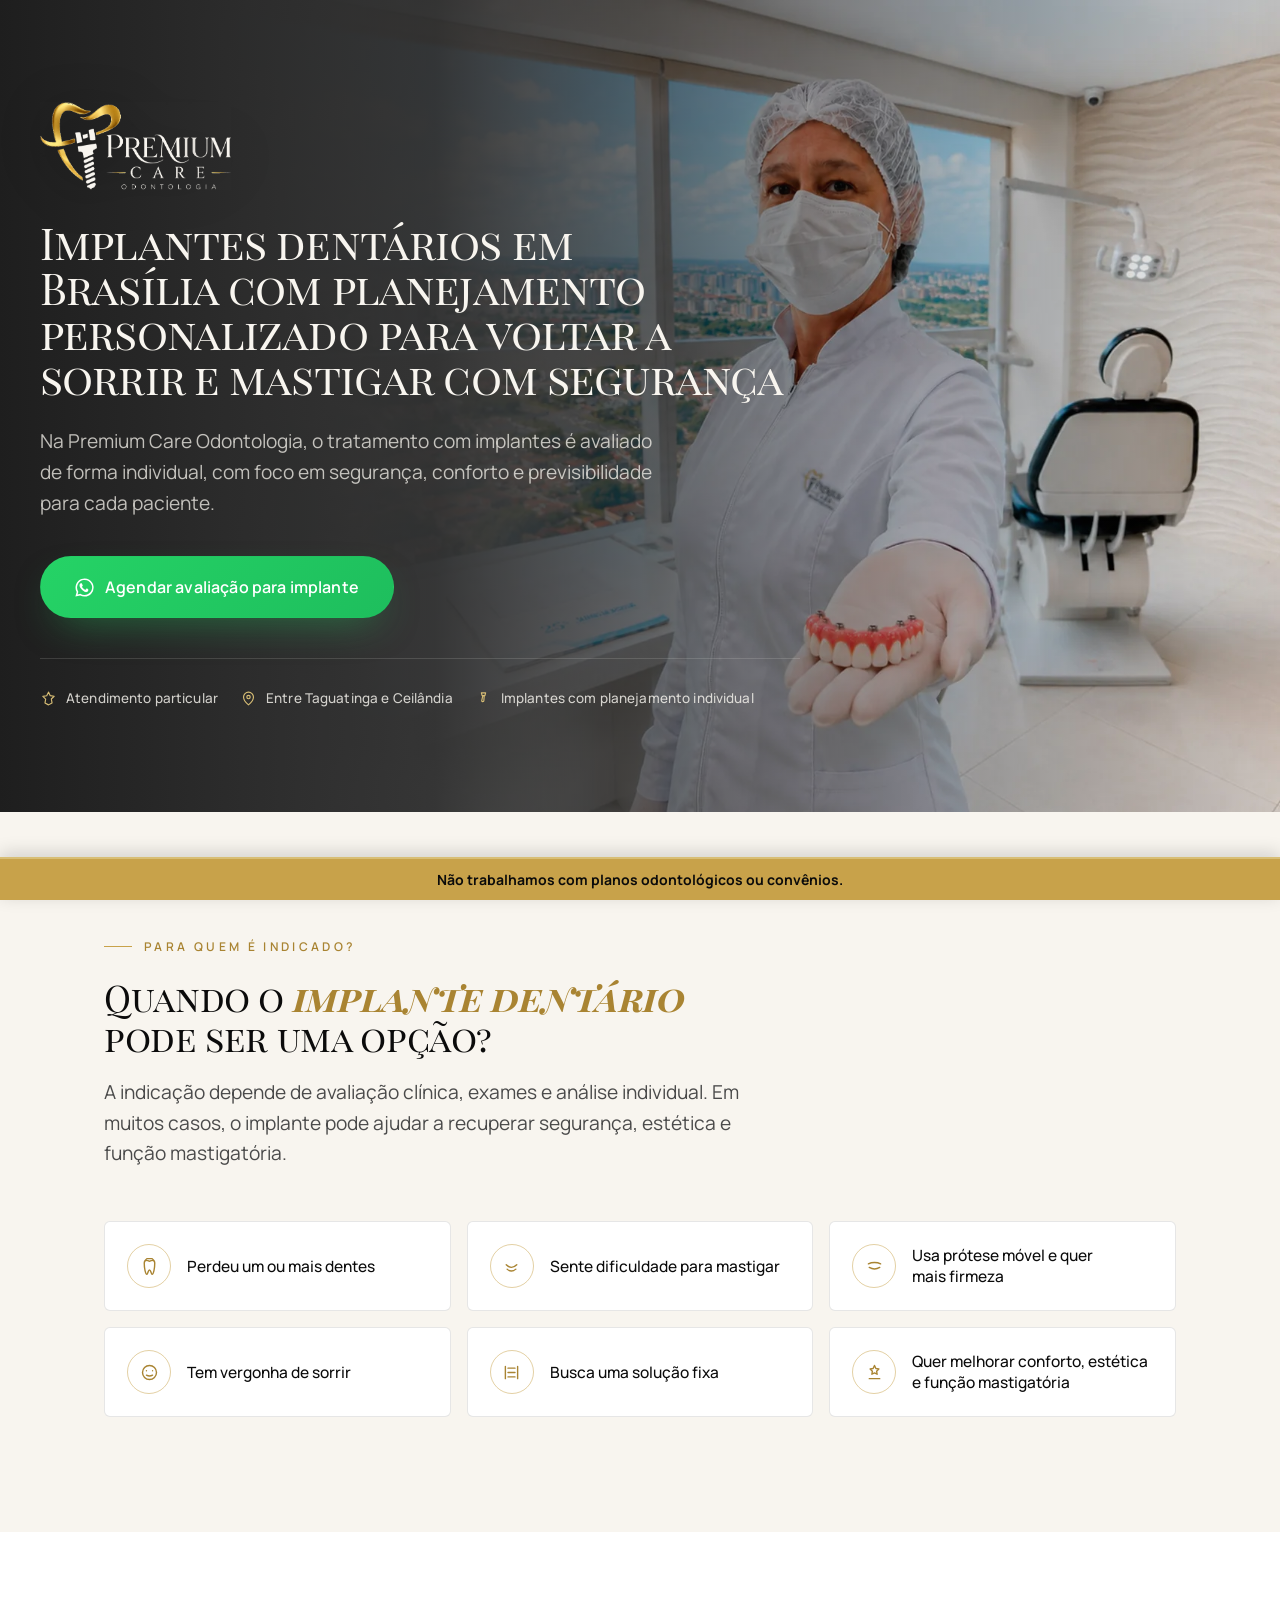
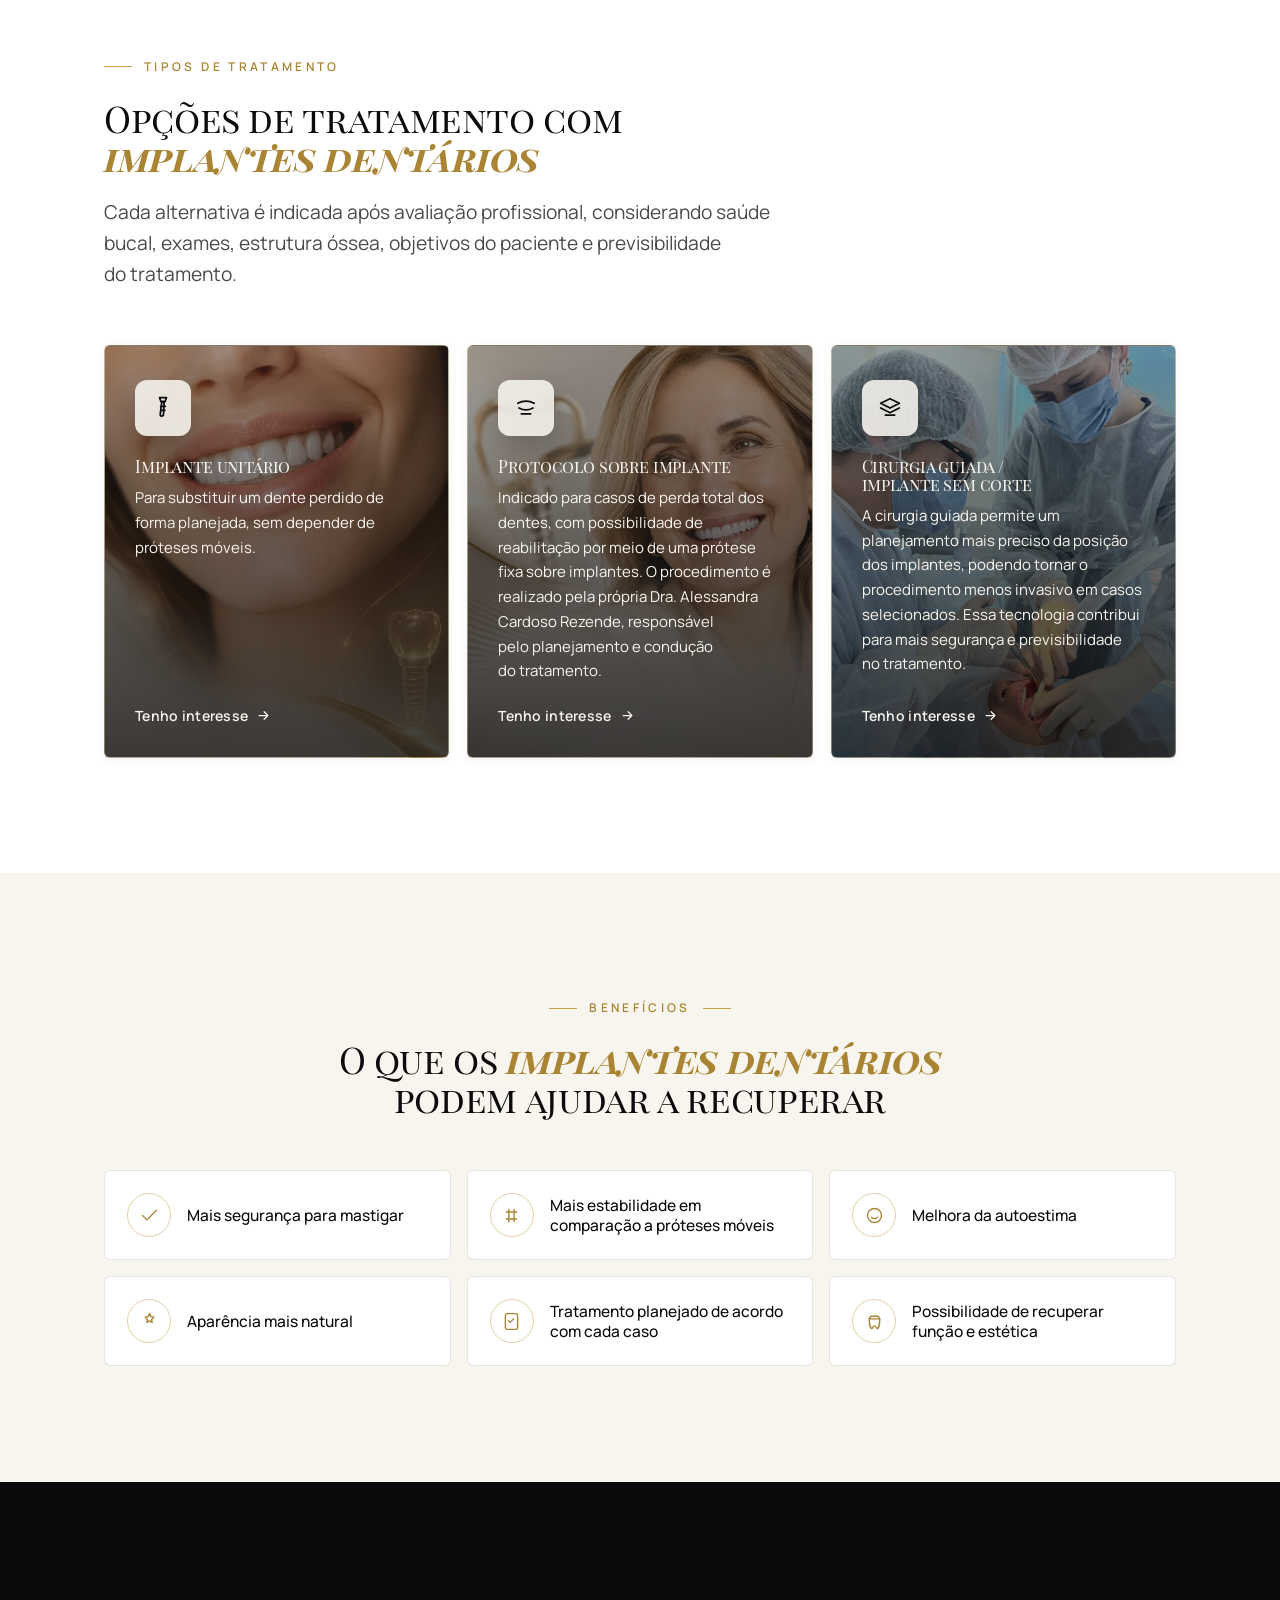
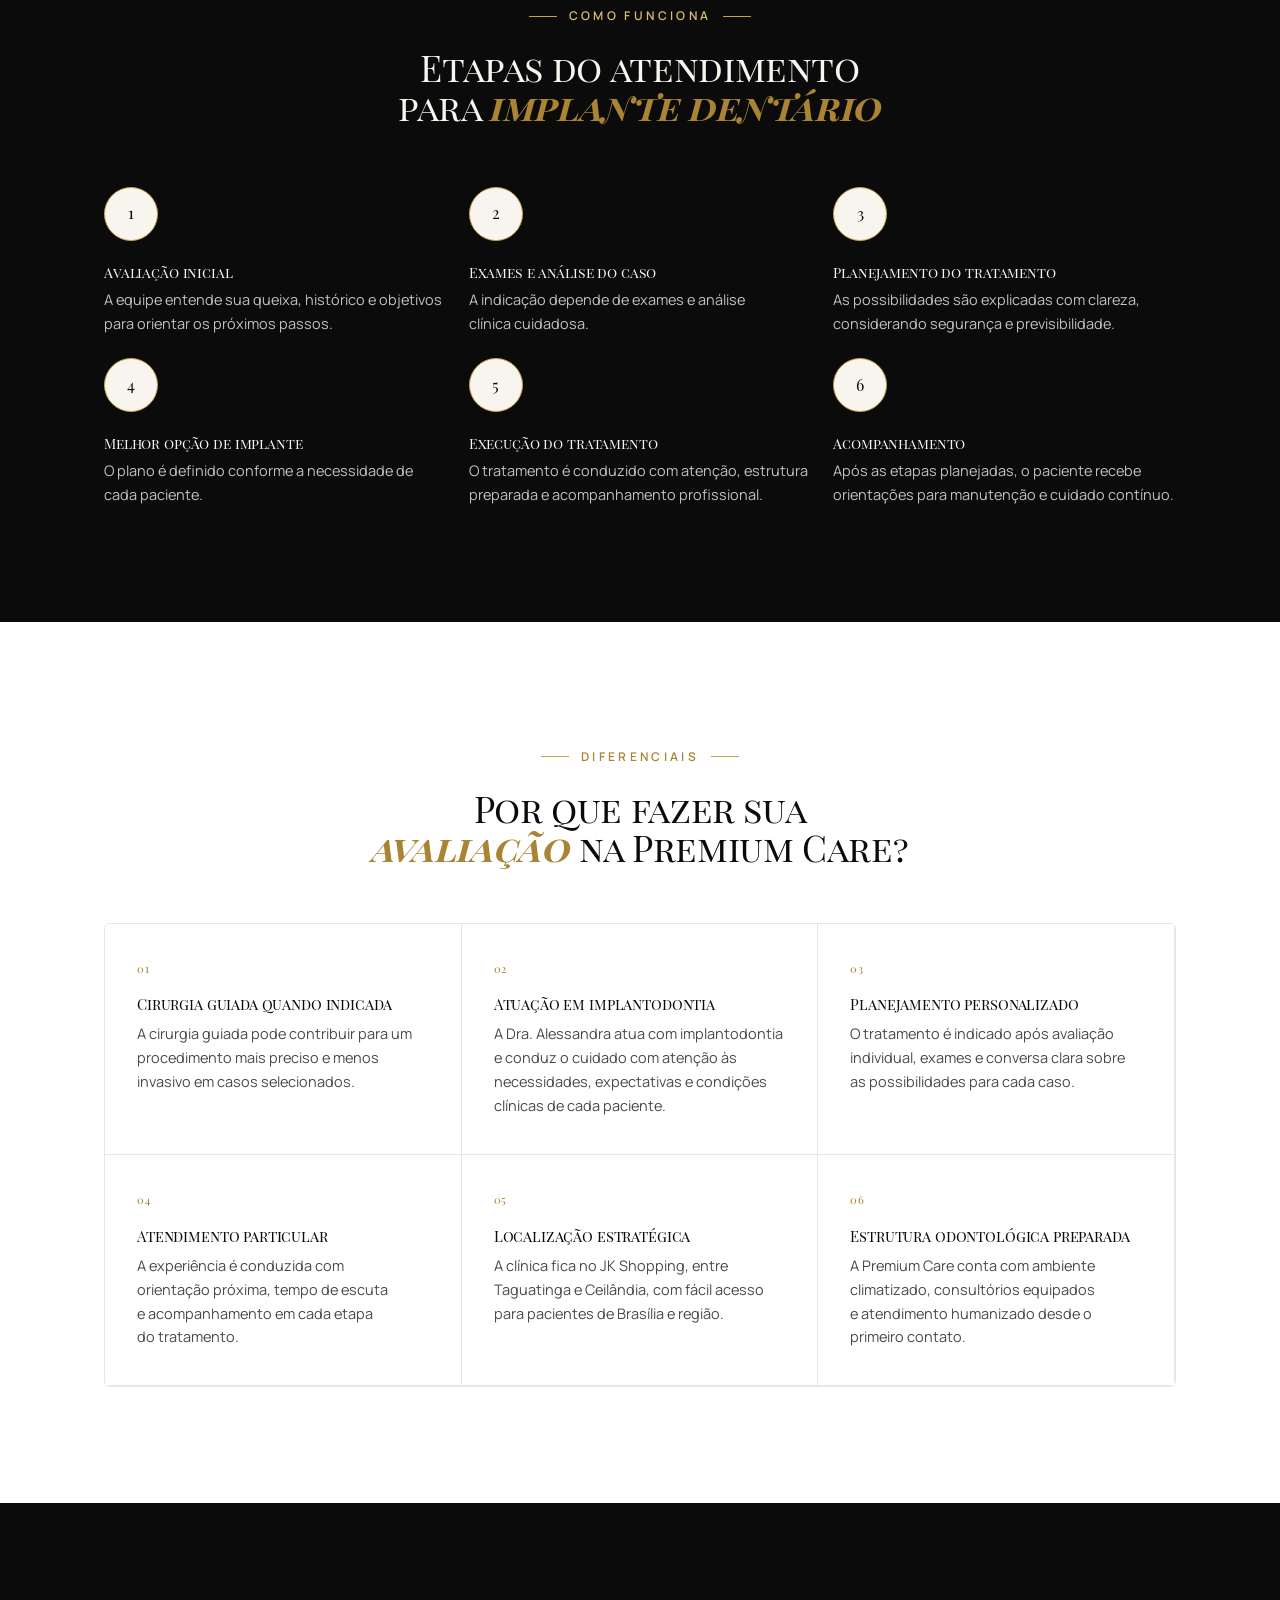
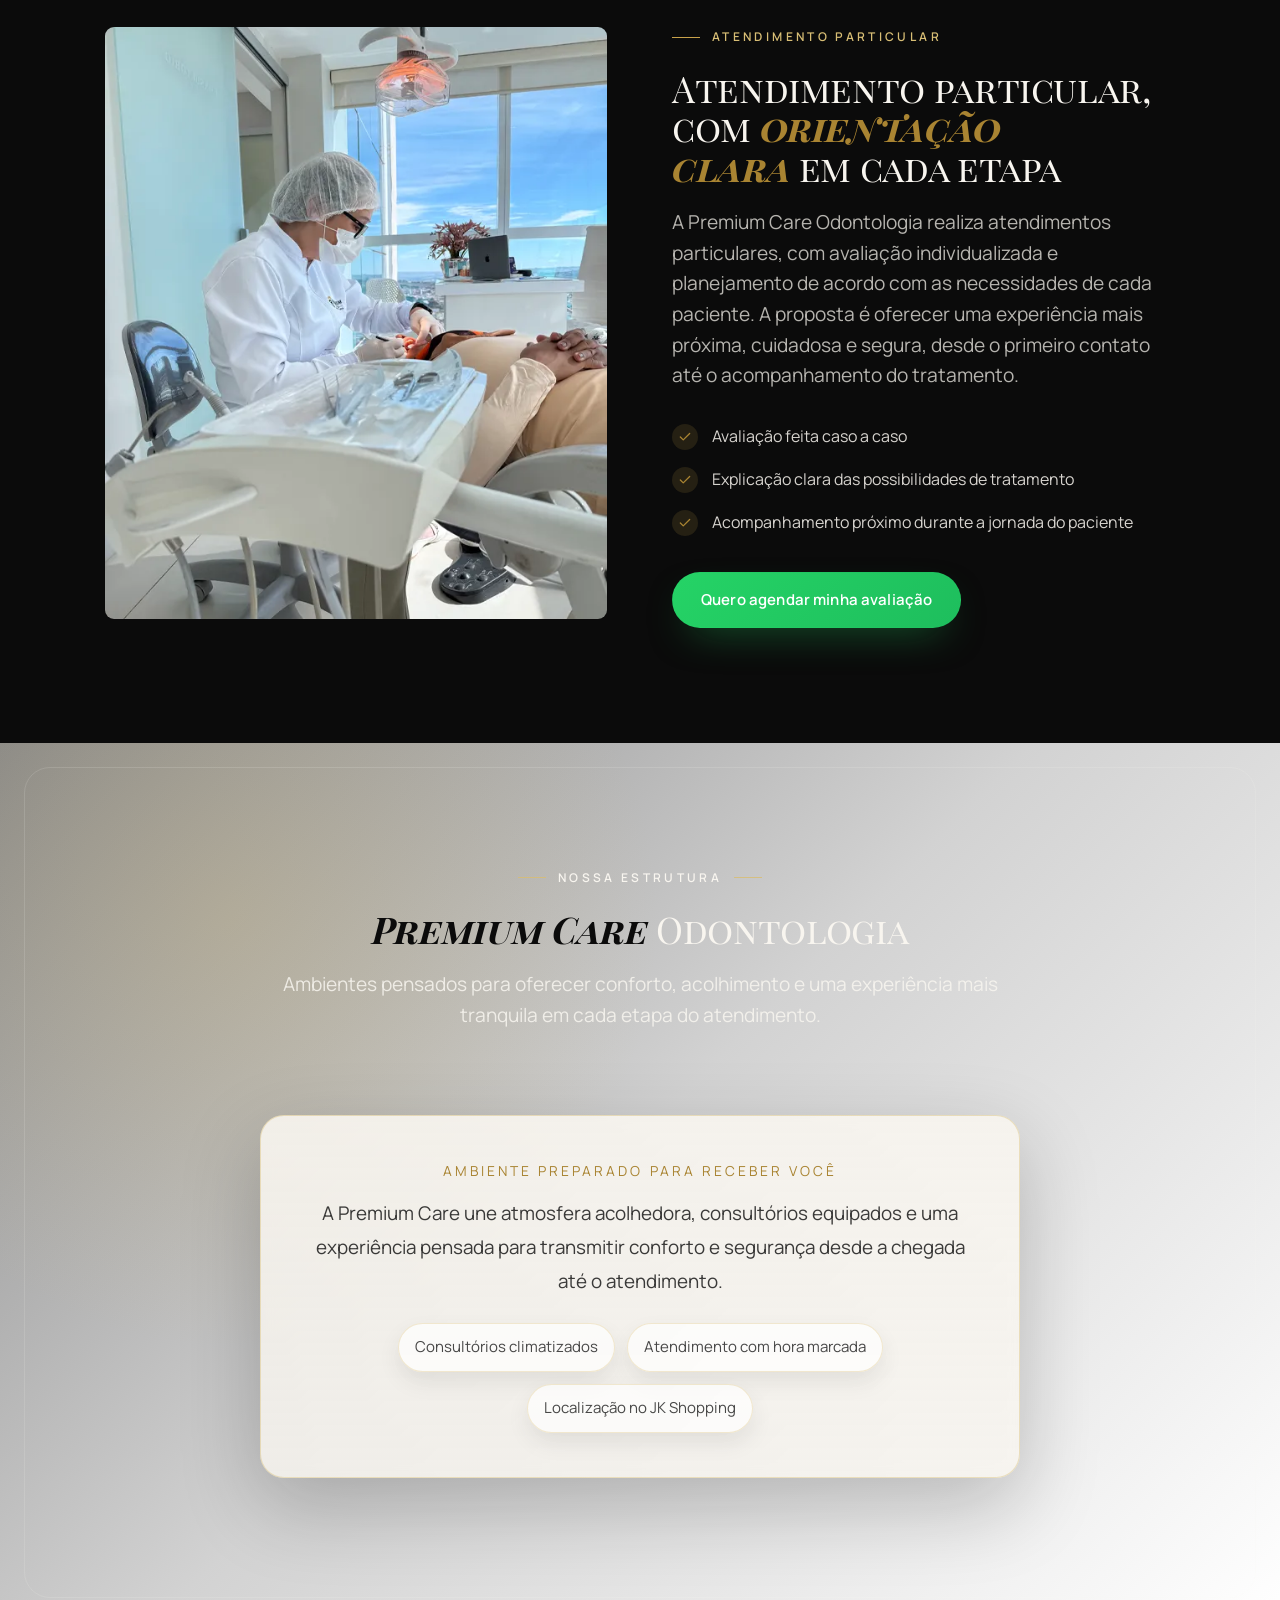
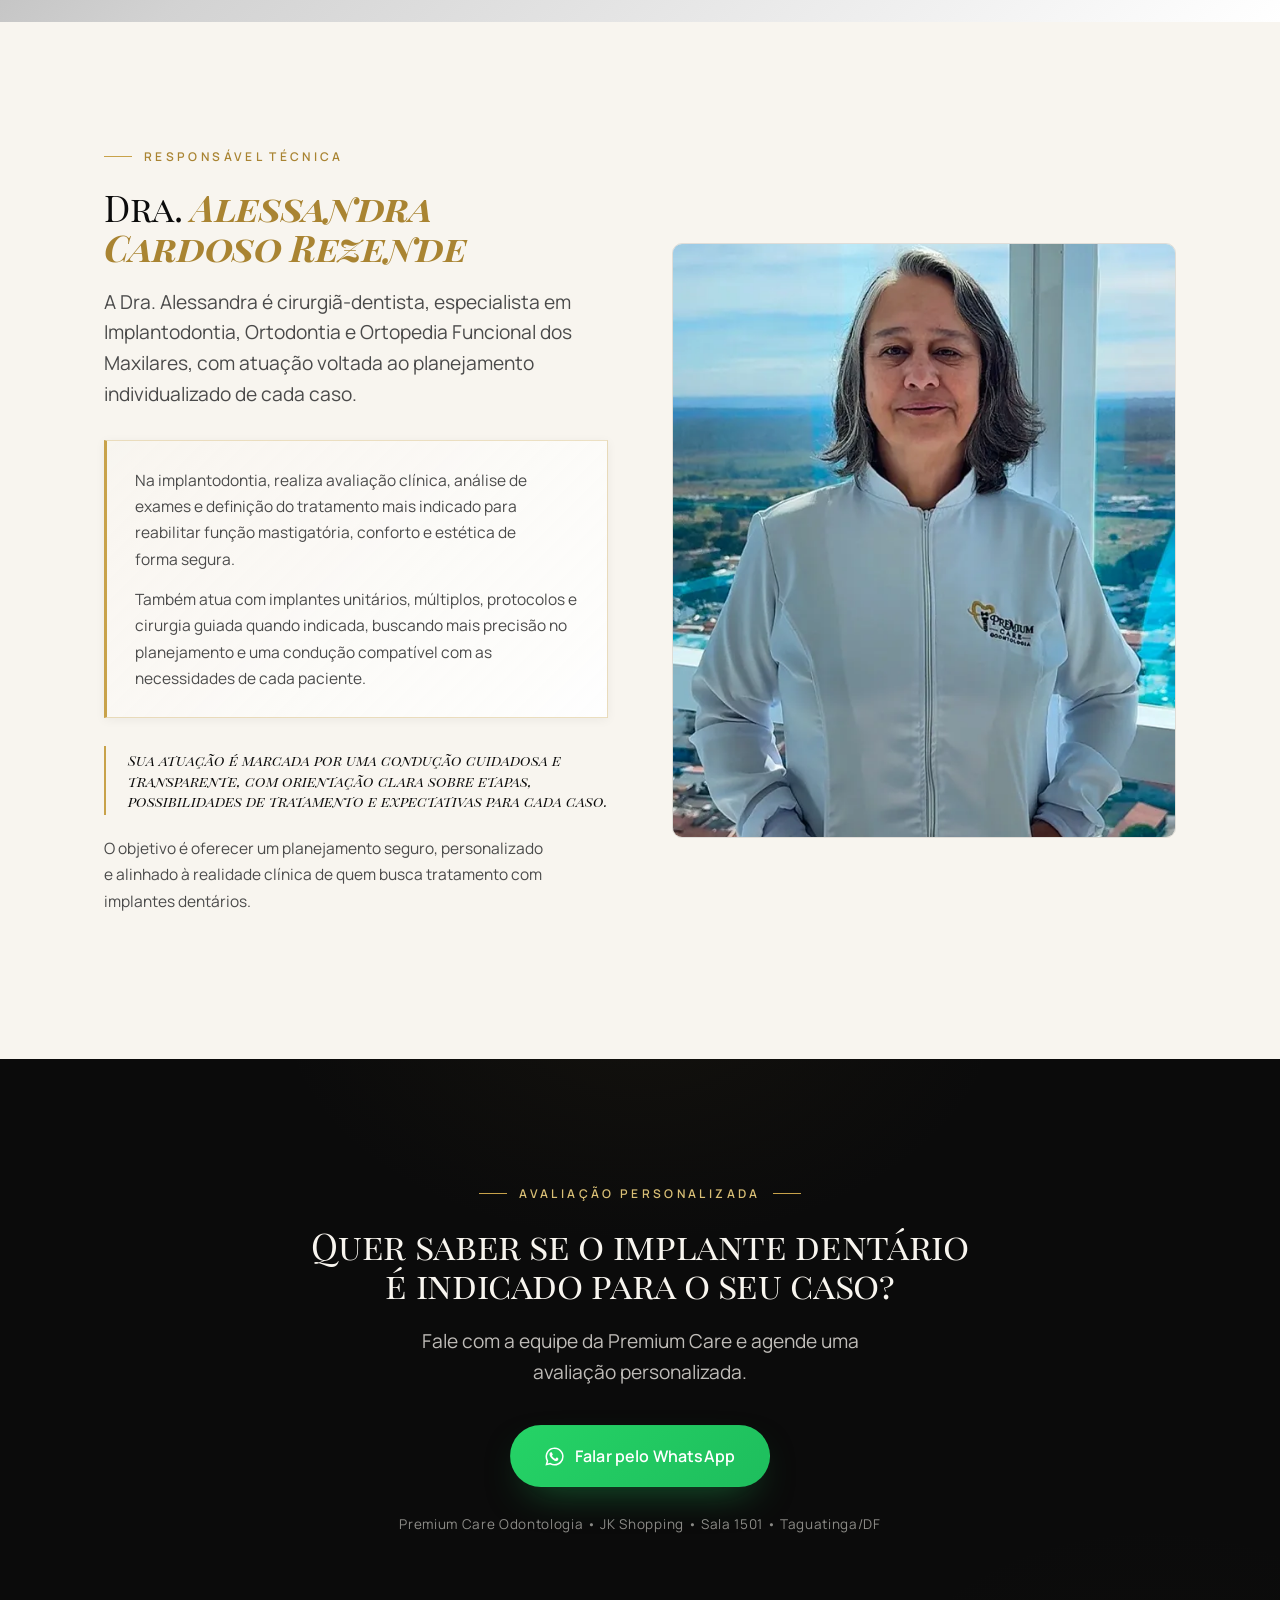
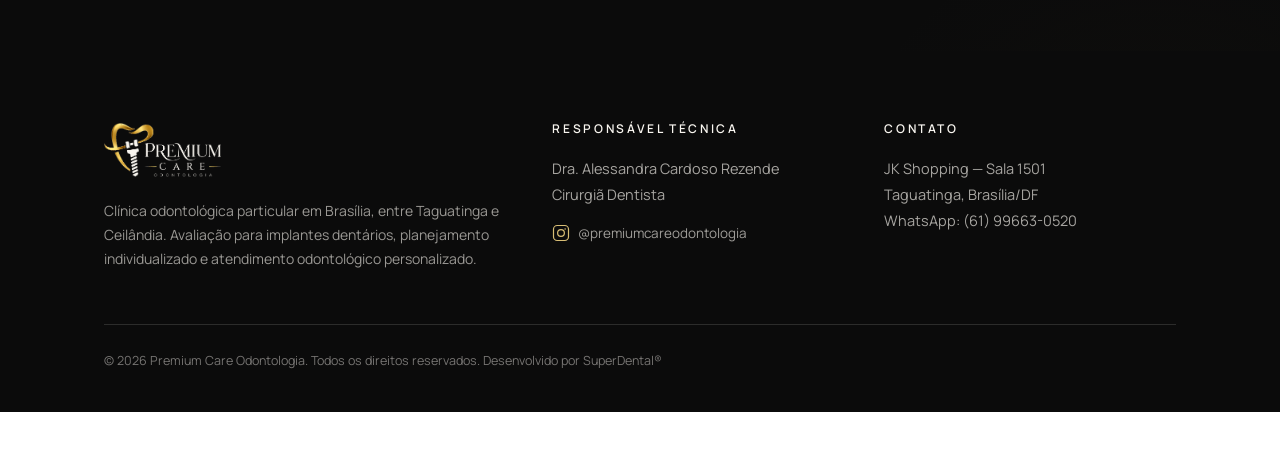
<file: implante_dentario.html>
<!DOCTYPE html>
<html lang="pt-BR">
<head>
<meta charset="UTF-8" />
<meta name="viewport" content="width=device-width, initial-scale=1.0" />
<title>Implantes Dentários em Brasília | Premium Care Odontologia</title>
<meta name="description" content="Implantes dentários em Brasília, entre Taguatinga e Ceilândia, com planejamento personalizado, cirurgia guiada quando indicada e atendimento particular na Premium Care Odontologia." />
<meta name="author" content="Premium Care Odontologia" />
<meta name="theme-color" content="#0B0B0B" />
<link rel="canonical" href="https://premiumcareodontologia.com.br/implante_dentario.html" />
<link rel="icon" type="image/webp" href="images/favicon.webp" />

<!-- Open Graph -->
<meta property="og:type" content="website" />
<meta property="og:title" content="Implantes Dentários em Brasília | Premium Care Odontologia" />
<meta property="og:description" content="Tratamento com implantes avaliado de forma individual, com foco em segurança, conforto e previsibilidade." />
<meta property="og:image" content="images/fundo_hero.webp" />
<meta property="og:locale" content="pt_BR" />

<!-- Google Tag Manager -->
<script>(function(w,d,s,l,i){w[l]=w[l]||[];w[l].push({'gtm.start':
new Date().getTime(),event:'gtm.js'});var f=d.getElementsByTagName(s)[0],
j=d.createElement(s),dl=l!='dataLayer'?'&l='+l:'';j.async=true;j.src=
'https://www.googletagmanager.com/gtm.js?id='+i+dl;f.parentNode.insertBefore(j,f);
})(window,document,'script','dataLayer','GTM-KBFPP3S8');</script>
<!-- End Google Tag Manager -->
<link rel="preconnect" href="https://fonts.googleapis.com" />
<link rel="preconnect" href="https://fonts.gstatic.com" crossorigin />
<link href="https://fonts.googleapis.com/css2?family=Manrope:wght@400;500;600;700&family=Playfair+Display+SC:wght@400;700&display=swap" rel="stylesheet" />
<link rel="stylesheet" href="premium-care.css" />
<noscript><style>.reveal{opacity:1 !important;transform:none !important}</style></noscript>

<!-- Schema: Dentist / Service -->
<script type="application/ld+json">
{
  "@context": "https://schema.org",
  "@type": "Dentist",
  "name": "Premium Care Odontologia",
  "description": "Implantes dentários em Brasília, entre Taguatinga e Ceilândia, com planejamento personalizado e atendimento particular.",
  "image": "images/fundo_hero.webp",
  "url": "https://premiumcareodontologia.com.br/implante_dentario.html",
  "telephone": "+5561996630520",
  "priceRange": "$$$",
  "medicalSpecialty": ["Dentistry", "Implant dentistry"],
  "founder": { "@type": "Person", "name": "Dra. Alessandra Cardoso Rezende", "jobTitle": "Cirurgiã-dentista" },
  "address": {
    "@type": "PostalAddress",
    "streetAddress": "JK Shopping, Sala 1501 - Q QNM 34 Área Especial 01, Sala 1501 EDIF",
    "addressLocality": "Taguatinga",
    "addressRegion": "DF",
    "postalCode": "72145-450",
    "addressCountry": "BR"
  },
  "areaServed": ["Taguatinga", "Ceilândia", "Vicente Pires", "Brasília"],
  "availableService": {
    "@type": "MedicalProcedure",
    "name": "Implante dentário",
    "description": "Avaliação e planejamento de tratamento com implantes dentários, incluindo cirurgia guiada quando indicada."
  },
  "openingHoursSpecification": {
    "@type": "OpeningHoursSpecification",
    "dayOfWeek": ["Monday","Tuesday","Wednesday","Thursday","Friday","Saturday"],
    "description": "Atendimento com hora marcada"
  }
}
</script>
</head>
<body class="has-treatment-notice">
<!-- Google Tag Manager (noscript) -->
<noscript><iframe src="https://www.googletagmanager.com/ns.html?id=GTM-KBFPP3S8"
height="0" width="0" style="display:none;visibility:hidden"></iframe></noscript>
<!-- End Google Tag Manager (noscript) -->

<main>

<!-- ============================ HERO ============================ -->
<section class="hero hero--implant" id="inicio" data-screen-label="Hero">
  <div class="container hero-grid">
    <div class="hero-copy">
      <img class="hero-logo reveal" src="images/logo-premium-care-light.png" alt="Premium Care Odontologia" />
      <h1 class="reveal" data-d="1">Implantes dentários em Brasília com planejamento personalizado para voltar a sorrir e mastigar com segurança</h1>
      <p class="lead reveal" data-d="2">Na Premium Care Odontologia, o tratamento com implantes é avaliado de forma individual, com foco em segurança, conforto e previsibilidade para cada paciente.</p>
      <div class="hero-actions reveal" data-d="3">
        <a class="btn btn-gold btn-lg sellbot-wpp-open" target="_blank" rel="noopener"
           href="https://wa.me/5561996630520?text=Ol%C3%A1%21%20Vim%20do%20Google%20e%20gostaria%20de%20mais%20informa%C3%A7%C3%B5es%20sobre%20implante%20dent%C3%A1rio">
          <svg viewBox="0 0 24 24" fill="currentColor" aria-hidden="true"><path d="M.5 23.5l1.6-5.9A11.4 11.4 0 1 1 12 23.5a11.4 11.4 0 0 1-5.5-1.4l-6 1.4zm6.3-3.6l.4.2a9.5 9.5 0 1 0-3.2-3.2l.2.4-.9 3.4 3.5-.8zM17 14.3c-.3-.1-1.7-.8-2-.9s-.5-.1-.7.2-.7.9-.9 1.1-.3.2-.6.1a7.7 7.7 0 0 1-2.3-1.4 8.6 8.6 0 0 1-1.6-2c-.2-.3 0-.4.1-.6l.4-.5.3-.5a.5.5 0 0 0 0-.5l-.9-2.1c-.2-.6-.5-.5-.7-.5h-.6a1.1 1.1 0 0 0-.8.4 3.4 3.4 0 0 0-1 2.5 5.8 5.8 0 0 0 1.2 3.1 13.4 13.4 0 0 0 5.2 4.6c2 .8 2 .5 2.4.5a3 3 0 0 0 2-1.4 2.5 2.5 0 0 0 .2-1.4c-.1-.1-.3-.2-.6-.3z"/></svg>
          Agendar avaliação para implante
        </a>
      </div>
      <div class="hero-badges reveal" data-d="4">
        <span class="hero-badge"><svg viewBox="0 0 24 24" fill="none" stroke="currentColor" stroke-width="1.6"><path d="M12 3l2.5 5 5.5.8-4 3.9 1 5.5L12 21l-5-2.6 1-5.5-4-3.9 5.5-.8z" stroke-linejoin="round"/></svg>Atendimento particular</span>
        <span class="hero-badge"><svg viewBox="0 0 24 24" fill="none" stroke="currentColor" stroke-width="1.6"><path d="M12 21s-7-5.5-7-11a7 7 0 0 1 14 0c0 5.5-7 11-7 11z" stroke-linejoin="round"/><circle cx="12" cy="10" r="2.4"/></svg>Entre Taguatinga e Ceilândia</span>
        <span class="hero-badge"><svg viewBox="0 0 24 24" fill="none" stroke="currentColor" stroke-width="1.6"><path d="M9 4h6l-1 4h-4z" stroke-linejoin="round"/><path d="M11 8h2l-.5 7a1.5 1.5 0 0 1-3 0z" stroke-linejoin="round"/></svg>Implantes com planejamento individual</span>
      </div>
    </div>
  </div>
</section>

<!-- ============================ INDICAÇÕES ============================ -->
<section class="section bg-off" id="indicacoes" data-screen-label="Indicações">
  <div class="container">
    <div class="section-head reveal">
      <p class="eyebrow">Para quem é indicado?</p>
      <h2 class="h1">Quando o <em>implante dentário</em> pode ser uma opção?</h2>
      <p class="lead" style="margin-top:20px;">A indicação depende de avaliação clínica, exames e análise individual. Em muitos casos, o implante pode ajudar a recuperar segurança, estética e função mastigatória.</p>
    </div>

    <div class="need-grid">
      <div class="need-card reveal"><span class="ic"><svg viewBox="0 0 24 24" fill="none" stroke="currentColor" stroke-width="1.6"><path d="M7 5l2-2h6l2 2" stroke-linecap="round" stroke-linejoin="round"/><path d="M6 8c0-1.7 1.3-3 3-3 1.5 0 2 1 3 1s1.5-1 3-1c1.7 0 3 1.3 3 3 0 6-1.4 13-3 13-1.2 0-1.2-5-3-5s-1.8 5-3 5C7.4 21 6 14 6 8z" stroke-linejoin="round"/></svg></span><p>Perdeu um ou mais dentes</p></div>
      <div class="need-card reveal" data-d="1"><span class="ic"><svg viewBox="0 0 24 24" fill="none" stroke="currentColor" stroke-width="1.6"><path d="M6 10c2 2 4 3 6 3s4-1 6-3" stroke-linecap="round"/><path d="M7 15c1.5 1.5 3.2 2.2 5 2.2s3.5-.7 5-2.2" stroke-linecap="round"/></svg></span><p>Sente dificuldade para mastigar</p></div>
      <div class="need-card reveal" data-d="2"><span class="ic"><svg viewBox="0 0 24 24" fill="none" stroke="currentColor" stroke-width="1.6"><path d="M5 9c2-1 4.5-1.5 7-1.5S17 8 19 9" stroke-linecap="round"/><path d="M6 13c2 1.2 4 1.8 6 1.8s4-.6 6-1.8" stroke-linecap="round"/></svg></span><p>Usa prótese móvel e quer mais firmeza</p></div>
      <div class="need-card reveal"><span class="ic"><svg viewBox="0 0 24 24" fill="none" stroke="currentColor" stroke-width="1.6"><circle cx="12" cy="12" r="8"/><path d="M8.5 10h.01M15.5 10h.01M8.5 15c2.4 1.4 4.6 1.4 7 0" stroke-linecap="round"/></svg></span><p>Tem vergonha de sorrir</p></div>
      <div class="need-card reveal" data-d="1"><span class="ic"><svg viewBox="0 0 24 24" fill="none" stroke="currentColor" stroke-width="1.6"><path d="M8 7h8M8 12h8M8 17h8" stroke-linecap="round"/><path d="M5 5v14M19 5v14" stroke-linecap="round"/></svg></span><p>Busca uma solução fixa</p></div>
      <div class="need-card reveal" data-d="2"><span class="ic"><svg viewBox="0 0 24 24" fill="none" stroke="currentColor" stroke-width="1.6"><path d="M12 4l1.6 3.4L17 8l-2.6 2.5.6 3.5L12 12.4 9 14l.6-3.5L7 8l3.4-.6z" stroke-linejoin="round"/><path d="M6 19h12" stroke-linecap="round"/></svg></span><p>Quer melhorar conforto, estética e função mastigatória</p></div>
    </div>
  </div>
</section>

<!-- ============================ TIPOS DE IMPLANTE ============================ -->
<section class="section bg-white" id="tipos" data-screen-label="Tipos de implante">
  <div class="container">
    <div class="section-head reveal">
      <p class="eyebrow">Tipos de tratamento</p>
      <h2 class="h1">Opções de tratamento com <em>implantes dentários</em></h2>
      <p class="lead" style="margin-top:20px;">Cada alternativa é indicada após avaliação profissional, considerando saúde bucal, exames, estrutura óssea, objetivos do paciente e previsibilidade do tratamento.</p>
    </div>

    <div class="treat-grid">
      <article class="treat-card treat-card--image reveal" style="--card-bg: url('images/card1_implante.webp');">
        <span class="treat-icon"><svg viewBox="0 0 24 24" fill="none" stroke="currentColor" stroke-width="1.5"><path d="M9 3h6l-1.2 3.5H10.2z" stroke-linejoin="round"/><path d="M11 6.5h2l-.6 11a1.4 1.4 0 0 1-2.8 0z" stroke-linejoin="round"/><path d="M10 10.5h4M10.4 14h3.2" stroke-linecap="round"/></svg></span>
        <h3>Implante unitário</h3>
        <p>Para substituir um dente perdido de forma planejada, sem depender de próteses móveis.</p>
        <a class="tcta sellbot-wpp-open" target="_blank" rel="noopener" href="https://wa.me/5561996630520?text=Ol%C3%A1%21%20Vim%20do%20Google%20e%20gostaria%20de%20mais%20informa%C3%A7%C3%B5es%20sobre%20implante%20dent%C3%A1rio">Tenho interesse <svg viewBox="0 0 24 24" fill="none" stroke="currentColor" stroke-width="2"><path d="M5 12h14M13 6l6 6-6 6" stroke-linecap="round" stroke-linejoin="round"/></svg></a>
      </article>

      <article class="treat-card treat-card--image reveal" data-d="1" style="--card-bg: url('images/card2_implante.webp');">
        <span class="treat-icon"><svg viewBox="0 0 24 24" fill="none" stroke="currentColor" stroke-width="1.5"><path d="M5 8c2.2-1.3 4.6-2 7-2s4.8.7 7 2" stroke-linecap="round"/><path d="M6 12c2 1.1 4 1.7 6 1.7s4-.6 6-1.7" stroke-linecap="round"/><path d="M8 17h8" stroke-linecap="round"/></svg></span>
        <h3>Protocolo sobre implante</h3>
        <p>Indicado para casos de perda total dos dentes, com possibilidade de reabilitação por meio de uma prótese fixa sobre implantes. O procedimento é realizado pela própria Dra. Alessandra Cardoso Rezende, responsável pelo planejamento e condução do tratamento.</p>
        <a class="tcta sellbot-wpp-open" target="_blank" rel="noopener" href="https://wa.me/5561996630520?text=Ol%C3%A1%21%20Vim%20do%20Google%20e%20gostaria%20de%20mais%20informa%C3%A7%C3%B5es%20sobre%20implante%20dent%C3%A1rio">Tenho interesse <svg viewBox="0 0 24 24" fill="none" stroke="currentColor" stroke-width="2"><path d="M5 12h14M13 6l6 6-6 6" stroke-linecap="round" stroke-linejoin="round"/></svg></a>
      </article>

      <article class="treat-card treat-card--image reveal" data-d="2" style="--card-bg: url('images/card3_implante.webp');">
        <span class="treat-icon"><svg viewBox="0 0 24 24" fill="none" stroke="currentColor" stroke-width="1.5"><path d="M4 8l8-4 8 4-8 4z" stroke-linejoin="round"/><path d="M4 12l8 4 8-4" stroke-linecap="round" stroke-linejoin="round"/><path d="M8 18h8" stroke-linecap="round"/></svg></span>
        <h3>Cirurgia guiada / implante sem corte</h3>
        <p>A cirurgia guiada permite um planejamento mais preciso da posição dos implantes, podendo tornar o procedimento menos invasivo em casos selecionados. Essa tecnologia contribui para mais segurança e previsibilidade no tratamento.</p>
        <a class="tcta sellbot-wpp-open" target="_blank" rel="noopener" href="https://wa.me/5561996630520?text=Ol%C3%A1%21%20Vim%20do%20Google%20e%20gostaria%20de%20mais%20informa%C3%A7%C3%B5es%20sobre%20implante%20dent%C3%A1rio">Tenho interesse <svg viewBox="0 0 24 24" fill="none" stroke="currentColor" stroke-width="2"><path d="M5 12h14M13 6l6 6-6 6" stroke-linecap="round" stroke-linejoin="round"/></svg></a>
      </article>
    </div>
  </div>
</section>

<!-- ============================ BENEFÍCIOS ============================ -->
<section class="section bg-off" id="beneficios" data-screen-label="Benefícios">
  <div class="container">
    <div class="section-head section-head--center reveal">
      <p class="eyebrow eyebrow--center">Benefícios</p>
      <h2 class="h1">O que os <em>implantes dentários</em> podem ajudar a recuperar</h2>
    </div>

    <div class="need-grid">
      <div class="need-card reveal"><span class="ic"><svg viewBox="0 0 24 24" fill="none" stroke="currentColor" stroke-width="1.6"><path d="M4 12l5 5 11-11" stroke-linecap="round" stroke-linejoin="round"/></svg></span><p>Mais segurança para mastigar</p></div>
      <div class="need-card reveal" data-d="1"><span class="ic"><svg viewBox="0 0 24 24" fill="none" stroke="currentColor" stroke-width="1.6"><path d="M6 8h12M6 16h12" stroke-linecap="round"/><path d="M9 5v14M15 5v14" stroke-linecap="round"/></svg></span><p>Mais estabilidade em comparação a próteses móveis</p></div>
      <div class="need-card reveal" data-d="2"><span class="ic"><svg viewBox="0 0 24 24" fill="none" stroke="currentColor" stroke-width="1.6"><circle cx="12" cy="12" r="8"/><path d="M8.5 14c2.2 2 4.8 2 7 0" stroke-linecap="round"/></svg></span><p>Melhora da autoestima</p></div>
      <div class="need-card reveal"><span class="ic"><svg viewBox="0 0 24 24" fill="none" stroke="currentColor" stroke-width="1.6"><path d="M12 3l1.6 3.4L17 7l-2.6 2.6.6 3.4L12 11.4 9 13l.6-3.4L7 7l3.4-.6z" stroke-linejoin="round"/></svg></span><p>Aparência mais natural</p></div>
      <div class="need-card reveal" data-d="1"><span class="ic"><svg viewBox="0 0 24 24" fill="none" stroke="currentColor" stroke-width="1.6"><rect x="5" y="3" width="14" height="18" rx="2"/><path d="M8.5 11l2 2 4-4" stroke-linecap="round" stroke-linejoin="round"/></svg></span><p>Tratamento planejado de acordo com cada caso</p></div>
      <div class="need-card reveal" data-d="2"><span class="ic"><svg viewBox="0 0 24 24" fill="none" stroke="currentColor" stroke-width="1.6"><path d="M6 9l2-3h8l2 3" stroke-linecap="round" stroke-linejoin="round"/><path d="M6 9c0 7 1.5 11 3 11 1 0 1-3 3-3s2 3 3 3c1.5 0 3-4 3-11z" stroke-linejoin="round"/></svg></span><p>Possibilidade de recuperar função e estética</p></div>
    </div>
  </div>
</section>

<!-- ============================ COMO FUNCIONA ============================ -->
<section class="section bg-ink" id="como-funciona" data-screen-label="Como funciona">
  <div class="container">
    <div class="section-head section-head--center reveal">
      <p class="eyebrow eyebrow--center">Como funciona</p>
      <h2 class="h1">Etapas do atendimento para <em>implante dentário</em></h2>
    </div>
    <div class="steps steps--three">
      <div class="step reveal"><div class="step-num">1</div><h3>Avaliação inicial</h3><p>A equipe entende sua queixa, histórico e objetivos para orientar os próximos passos.</p></div>
      <div class="step reveal" data-d="1"><div class="step-num">2</div><h3>Exames e análise do caso</h3><p>A indicação depende de exames e análise clínica cuidadosa.</p></div>
      <div class="step reveal" data-d="2"><div class="step-num">3</div><h3>Planejamento do tratamento</h3><p>As possibilidades são explicadas com clareza, considerando segurança e previsibilidade.</p></div>
      <div class="step reveal" data-d="3"><div class="step-num">4</div><h3>Melhor opção de implante</h3><p>O plano é definido conforme a necessidade de cada paciente.</p></div>
      <div class="step reveal"><div class="step-num">5</div><h3>Execução do tratamento</h3><p>O tratamento é conduzido com atenção, estrutura preparada e acompanhamento profissional.</p></div>
      <div class="step reveal" data-d="1"><div class="step-num">6</div><h3>Acompanhamento</h3><p>Após as etapas planejadas, o paciente recebe orientações para manutenção e cuidado contínuo.</p></div>
    </div>
  </div>
</section>

<!-- ============================ DIFERENCIAIS ============================ -->
<section class="section bg-white" id="diferenciais" data-screen-label="Diferenciais">
  <div class="container">
    <div class="section-head section-head--center reveal">
      <p class="eyebrow eyebrow--center">Diferenciais</p>
      <h2 class="h1">Por que fazer sua <em>avaliação</em> na Premium Care?</h2>
    </div>

    <div class="diff-grid">
      <div class="diff-card reveal"><div class="diff-num">01</div><h3>Cirurgia guiada quando indicada</h3><p>A cirurgia guiada pode contribuir para um procedimento mais preciso e menos invasivo em casos selecionados.</p></div>
      <div class="diff-card reveal" data-d="1"><div class="diff-num">02</div><h3>Atuação em implantodontia</h3><p>A Dra. Alessandra atua com implantodontia e conduz o cuidado com atenção às necessidades, expectativas e condições clínicas de cada paciente.</p></div>
      <div class="diff-card reveal" data-d="2"><div class="diff-num">03</div><h3>Planejamento personalizado</h3><p>O tratamento é indicado após avaliação individual, exames e conversa clara sobre as possibilidades para cada caso.</p></div>
      <div class="diff-card reveal"><div class="diff-num">04</div><h3>Atendimento particular</h3><p>A experiência é conduzida com orientação próxima, tempo de escuta e acompanhamento em cada etapa do tratamento.</p></div>
      <div class="diff-card reveal" data-d="1"><div class="diff-num">05</div><h3>Localização estratégica</h3><p>A clínica fica no JK Shopping, entre Taguatinga e Ceilândia, com fácil acesso para pacientes de Brasília e região.</p></div>
      <div class="diff-card reveal" data-d="2"><div class="diff-num">06</div><h3>Estrutura odontológica preparada</h3><p>A Premium Care conta com ambiente climatizado, consultórios equipados e atendimento humanizado desde o primeiro contato.</p></div>
    </div>
  </div>
</section>

<!-- ============================ DRA. ALESSANDRA ============================ -->
<!-- ============================ ATENDIMENTO PARTICULAR ============================ -->
<section class="section bg-ink" id="particular" data-screen-label="Atendimento particular">
  <div class="container split">
    <div class="split-media media-deco reveal">
      <div class="media-frame media-frame--tall">
        <img src="images/sobre.webp" alt="Atendimento odontológico particular e personalizado na Premium Care Odontologia" />
      </div>
    </div>
    <div class="split-copy reveal" data-d="1">
      <p class="eyebrow">Atendimento particular</p>
      <h2 class="h1">Atendimento particular, com <em>orientação clara</em> em cada etapa</h2>
      <p class="lead" style="margin-top:20px;">A Premium Care Odontologia realiza atendimentos particulares, com avaliação individualizada e planejamento de acordo com as necessidades de cada paciente. A proposta é oferecer uma experiência mais próxima, cuidadosa e segura, desde o primeiro contato até o acompanhamento do tratamento.</p>
      <ul class="split-list">
        <li><span class="tick"><svg viewBox="0 0 24 24" fill="none" stroke="currentColor" stroke-width="2.2"><path d="M4 12l5 5 11-11" stroke-linecap="round" stroke-linejoin="round"/></svg></span>Avaliação feita caso a caso</li>
        <li><span class="tick"><svg viewBox="0 0 24 24" fill="none" stroke="currentColor" stroke-width="2.2"><path d="M4 12l5 5 11-11" stroke-linecap="round" stroke-linejoin="round"/></svg></span>Explicação clara das possibilidades de tratamento</li>
        <li><span class="tick"><svg viewBox="0 0 24 24" fill="none" stroke="currentColor" stroke-width="2.2"><path d="M4 12l5 5 11-11" stroke-linecap="round" stroke-linejoin="round"/></svg></span>Acompanhamento próximo durante a jornada do paciente</li>
      </ul>
      <a class="btn btn-gold sellbot-wpp-open" target="_blank" rel="noopener"
         href="https://wa.me/5561996630520?text=Ol%C3%A1%21%20Vim%20do%20Google%20e%20gostaria%20de%20mais%20informa%C3%A7%C3%B5es%20sobre%20implante%20dent%C3%A1rio">Quero agendar minha avaliação</a>
    </div>
  </div>
</section>

<!-- ============================ PROVA SOCIAL / ESTRUTURA ============================ -->
<section class="section bg-off clinic-gallery" id="estrutura" data-screen-label="Estrutura">
  <div class="container">
    <div class="section-head section-head--center reveal">
      <p class="eyebrow eyebrow--center">Nossa estrutura</p>
      <h2 class="h1"><em>Premium Care</em> Odontologia</h2>
      <p class="lead" style="margin-top:20px;">Ambientes pensados para oferecer conforto, acolhimento e uma experiência mais tranquila em cada etapa do atendimento.</p>
    </div>
    <div class="clinic-hero reveal" aria-label="Estrutura da clínica Premium Care Odontologia">
      <div class="clinic-hero__panel">
        <p class="clinic-hero__kicker">Ambiente preparado para receber você</p>
        <p class="clinic-hero__text">A Premium Care une atmosfera acolhedora, consultórios equipados e uma experiência pensada para transmitir conforto e segurança desde a chegada até o atendimento.</p>
        <div class="clinic-hero__meta">
          <span>Consultórios climatizados</span>
          <span>Atendimento com hora marcada</span>
          <span>Localização no JK Shopping</span>
        </div>
      </div>
    </div>
  </div>
</section>

<!-- ============================ DRA. ALESSANDRA ============================ -->
<section class="section bg-off" id="dra-alessandra" data-screen-label="Dra. Alessandra">
  <div class="container split split--rev">
    <div class="split-media media-deco reveal">
      <div class="media-frame media-frame--tall">
        <img src="images/doutora.webp" alt="Dra. Alessandra Cardoso Rezende, cirurgiã-dentista responsável pelos tratamentos com implantes na Premium Care Odontologia" />
      </div>
    </div>
    <div class="split-copy reveal" data-d="1">
      <p class="eyebrow">Responsável técnica</p>
      <h2 class="h1">Dra. <em>Alessandra Cardoso Rezende</em></h2>
      <p class="lead" style="margin-top:20px;">A Dra. Alessandra é cirurgiã-dentista, especialista em Implantodontia, Ortodontia e Ortopedia Funcional dos Maxilares, com atuação voltada ao planejamento individualizado de cada caso.</p>
      <div class="dra-highlight">
        <p>Na implantodontia, realiza avaliação clínica, análise de exames e definição do tratamento mais indicado para reabilitar função mastigatória, conforto e estética de forma segura.</p>
        <p>Também atua com implantes unitários, múltiplos, protocolos e cirurgia guiada quando indicada, buscando mais precisão no planejamento e uma condução compatível com as necessidades de cada paciente.</p>
      </div>
      <p class="dra-credo">Sua atuação é marcada por uma condução cuidadosa e transparente, com orientação clara sobre etapas, possibilidades de tratamento e expectativas para cada caso.</p>
      <p class="dra-note">O objetivo é oferecer um planejamento seguro, personalizado e alinhado à realidade clínica de quem busca tratamento com implantes dentários.</p>
    </div>
  </div>
</section>

<!-- ============================ CTA FINAL ============================ -->
<section class="section bg-ink cta-final" data-screen-label="CTA final">
  <div class="container">
    <div class="inner reveal">
      <p class="eyebrow eyebrow--center">Avaliação personalizada</p>
      <h2>Quer saber se o implante dentário é indicado para o seu caso?</h2>
      <p class="lead">Fale com a equipe da Premium Care e agende uma avaliação personalizada.</p>
      <div class="actions" style="display:flex; justify-content:center;">
        <a class="btn btn-gold btn-lg sellbot-wpp-open" target="_blank" rel="noopener"
           href="https://wa.me/5561996630520?text=Ol%C3%A1%21%20Vim%20do%20Google%20e%20gostaria%20de%20mais%20informa%C3%A7%C3%B5es%20sobre%20implante%20dent%C3%A1rio">
          <svg viewBox="0 0 24 24" fill="currentColor" aria-hidden="true"><path d="M.5 23.5l1.6-5.9A11.4 11.4 0 1 1 12 23.5a11.4 11.4 0 0 1-5.5-1.4l-6 1.4zm6.3-3.6l.4.2a9.5 9.5 0 1 0-3.2-3.2l.2.4-.9 3.4 3.5-.8zM17 14.3c-.3-.1-1.7-.8-2-.9s-.5-.1-.7.2-.7.9-.9 1.1-.3.2-.6.1a7.7 7.7 0 0 1-2.3-1.4 8.6 8.6 0 0 1-1.6-2c-.2-.3 0-.4.1-.6l.4-.5.3-.5a.5.5 0 0 0 0-.5l-.9-2.1c-.2-.6-.5-.5-.7-.5h-.6a1.1 1.1 0 0 0-.8.4 3.4 3.4 0 0 0-1 2.5 5.8 5.8 0 0 0 1.2 3.1 13.4 13.4 0 0 0 5.2 4.6c2 .8 2 .5 2.4.5a3 3 0 0 0 2-1.4 2.5 2.5 0 0 0 .2-1.4c-.1-.1-.3-.2-.6-.3z"/></svg>
          Falar pelo WhatsApp
        </a>
      </div>
      <p class="microcopy">Premium Care Odontologia • JK Shopping • Sala 1501 • Taguatinga/DF</p>
    </div>
  </div>
</section>



</main>

<!-- ============================ FOOTER ============================ -->
<footer class="footer" data-screen-label="Footer">
  <div class="container">
    <div class="footer-grid">
      <div class="footer-brand">
        <img src="images/logo-premium-care-light.png" alt="Premium Care Odontologia" />
        <p>Clínica odontológica particular em Brasília, entre Taguatinga e Ceilândia. Avaliação para implantes dentários, planejamento individualizado e atendimento odontológico personalizado.</p>
      </div>
      <div>
        <h4>Responsável técnica</h4>
        <p class="footer-contact">
          Dra. Alessandra Cardoso Rezende<br/>
          Cirurgiã Dentista
        </p>
        <a class="footer-instagram" href="https://www.instagram.com/premiumcareodontologia?igsh=MWoxczNobGY4YjFybQ%3D%3D" target="_blank" rel="noopener" aria-label="Instagram da Premium Care Odontologia">
          <svg width="18" height="18" viewBox="0 0 24 24" fill="none" stroke-width="1.6" aria-hidden="true"><rect x="2" y="2" width="20" height="20" rx="5" ry="5"/><circle cx="12" cy="12" r="4.5"/><circle cx="17.5" cy="6.5" r="1" fill="#D8BE75" stroke="none"/></svg>
          @premiumcareodontologia
        </a>
      </div>
      <div>
        <h4>Contato</h4>
        <p class="footer-contact">
          JK Shopping — Sala 1501<br/>
          Taguatinga, Brasília/DF<br/>
          WhatsApp: <a class="sellbot-wpp-open" href="https://wa.me/5561996630520?text=Ol%C3%A1%21%20Vim%20do%20Google%20e%20gostaria%20de%20mais%20informa%C3%A7%C3%B5es%20sobre%20implante%20dent%C3%A1rio" target="_blank" rel="noopener">(61) 99663-0520</a>
        </p>
      </div>
    </div>
    <div class="footer-bottom">
      <p class="footer-copy">© <span id="year">2026</span> Premium Care Odontologia. Todos os direitos reservados. Desenvolvido por SuperDental®</p>
    </div>
  </div>
</footer>

<aside class="treatment-notice" aria-label="Aviso sobre atendimento">
  <p>N&atilde;o trabalhamos com planos odontol&oacute;gicos ou conv&ecirc;nios.</p>
</aside>

<script>
  const reveals = Array.from(document.querySelectorAll('.reveal'));
  function revealCheck() {
    const vh = window.innerHeight || document.documentElement.clientHeight;
    for (const el of reveals) {
      if (el.classList.contains('in')) continue;
      const r = el.getBoundingClientRect();
      if (r.top < vh * 0.94 && r.bottom > 0) el.classList.add('in');
    }
  }
  requestAnimationFrame(() => {
    document.body.classList.add('anim-on');
    revealCheck();
    requestAnimationFrame(revealCheck);
  });
  window.addEventListener('scroll', revealCheck, { passive: true });
  window.addEventListener('resize', revealCheck);
  window.addEventListener('load', revealCheck);

  document.getElementById('year').textContent = new Date().getFullYear();

  // Keep the footer and floating controls clear of the notice at any text size.
  const treatmentNotice = document.querySelector('.treatment-notice');
  function updateNoticeHeight() {
    document.documentElement.style.setProperty('--treatment-notice-height', treatmentNotice.getBoundingClientRect().height + 'px');
  }
  updateNoticeHeight();
  if ('ResizeObserver' in window) {
    new ResizeObserver(updateNoticeHeight).observe(treatmentNotice);
  } else {
    window.addEventListener('resize', updateNoticeHeight);
  }

</script>
<script src="https://plugin.sellbot.tech/assets/js/sellbot_plugin.min.js"></script>
</body>
</html>
</file>
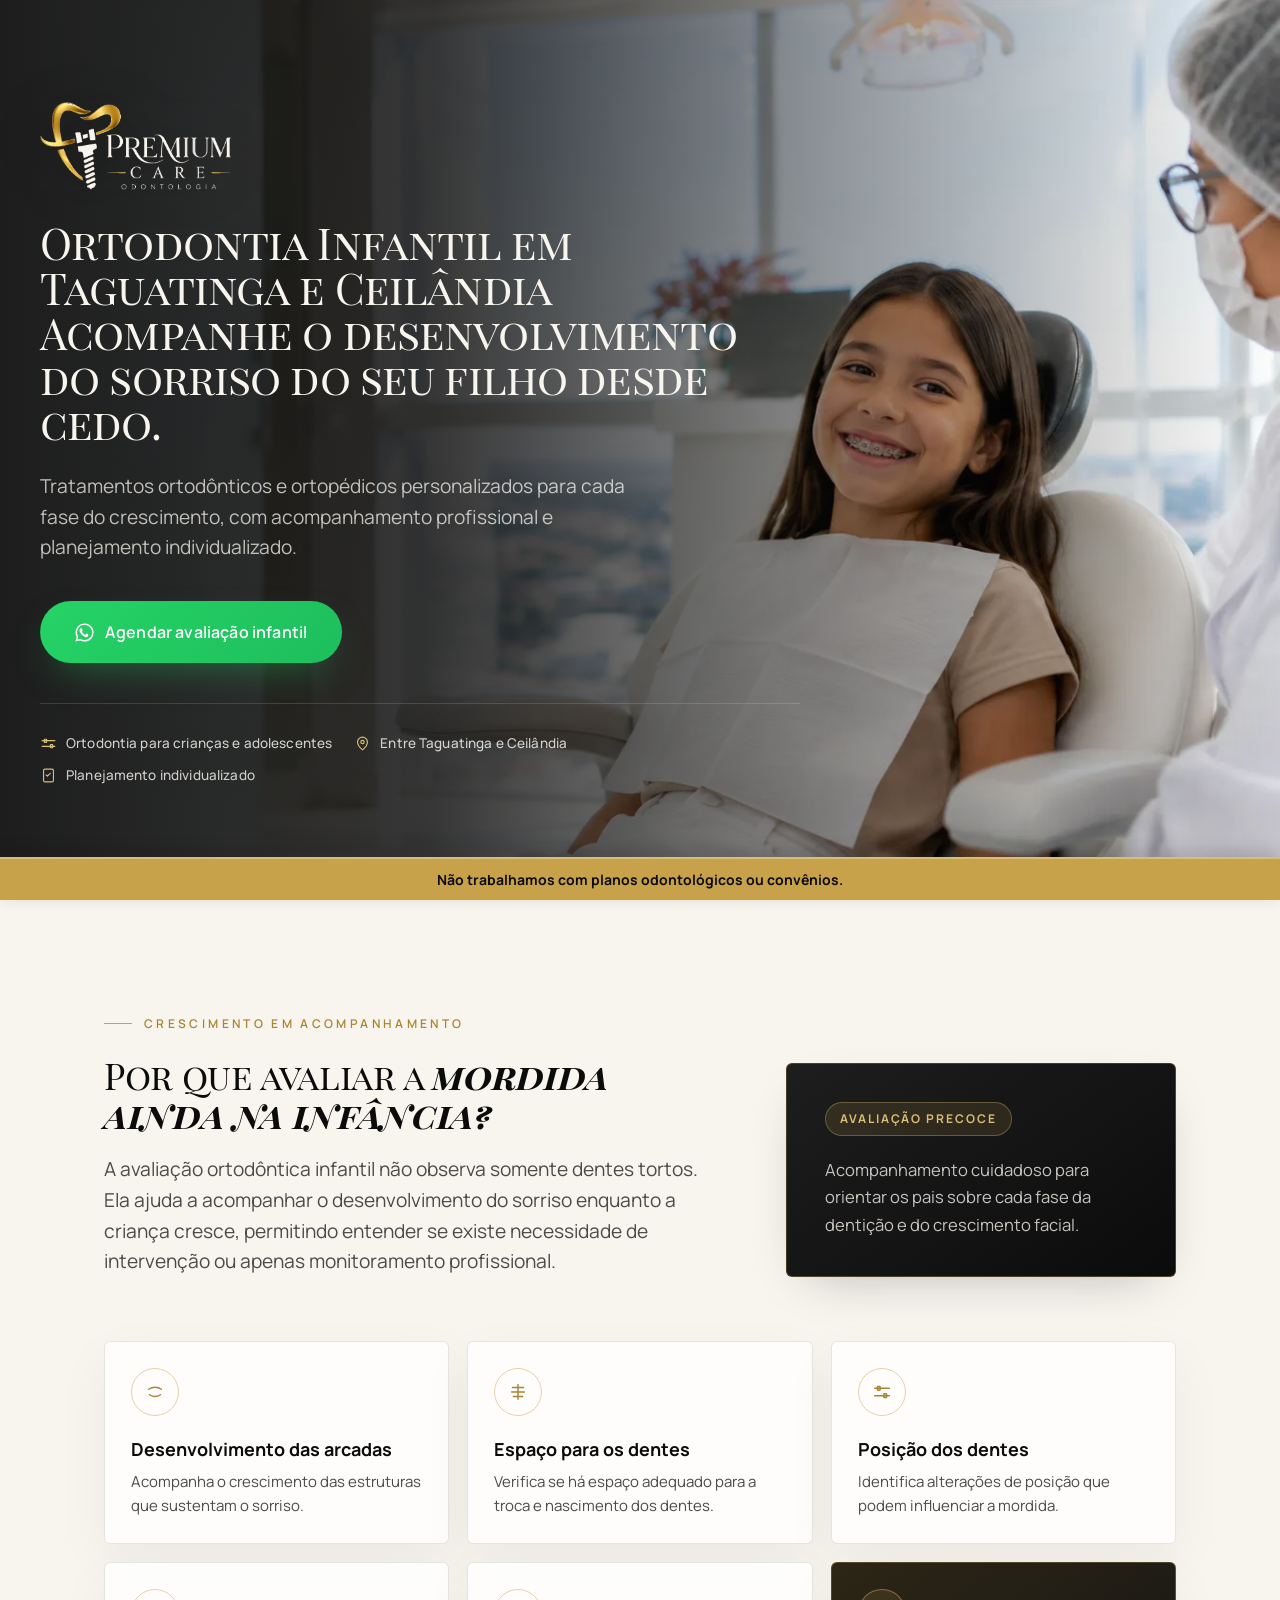
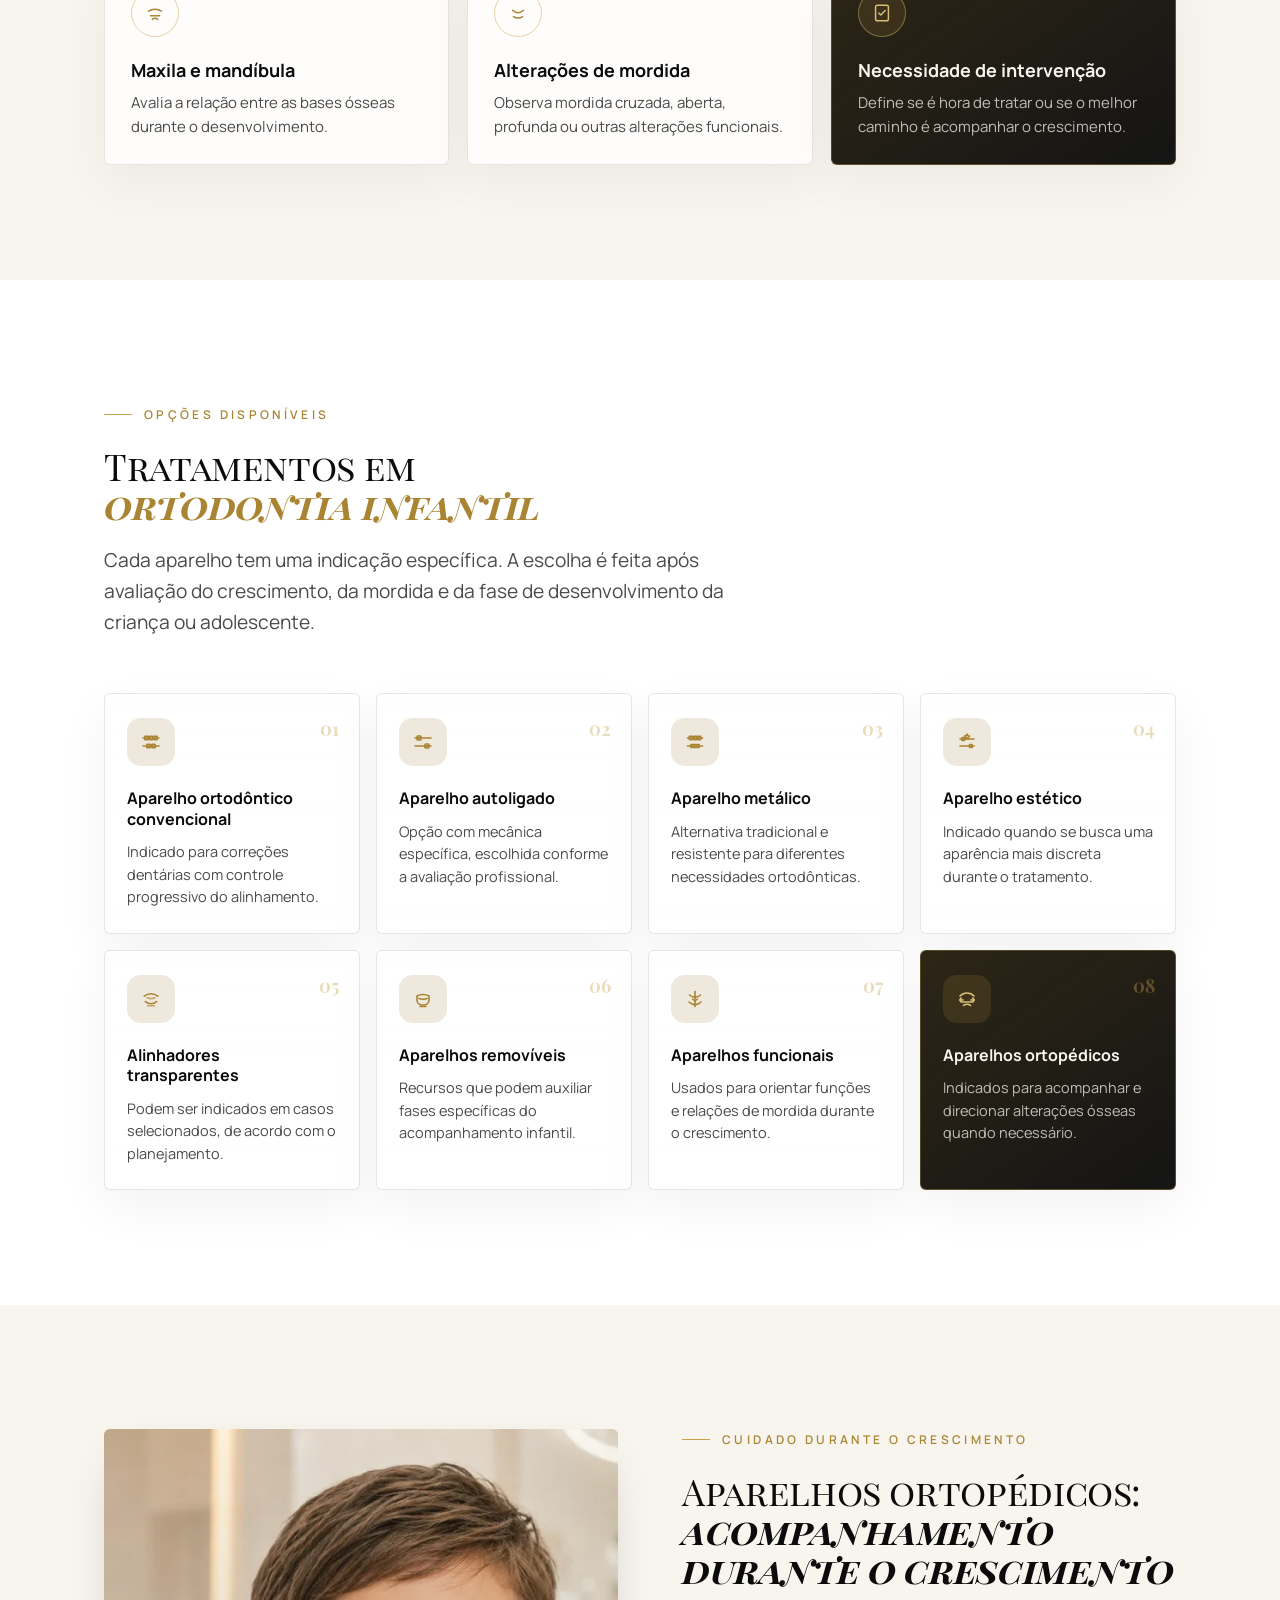
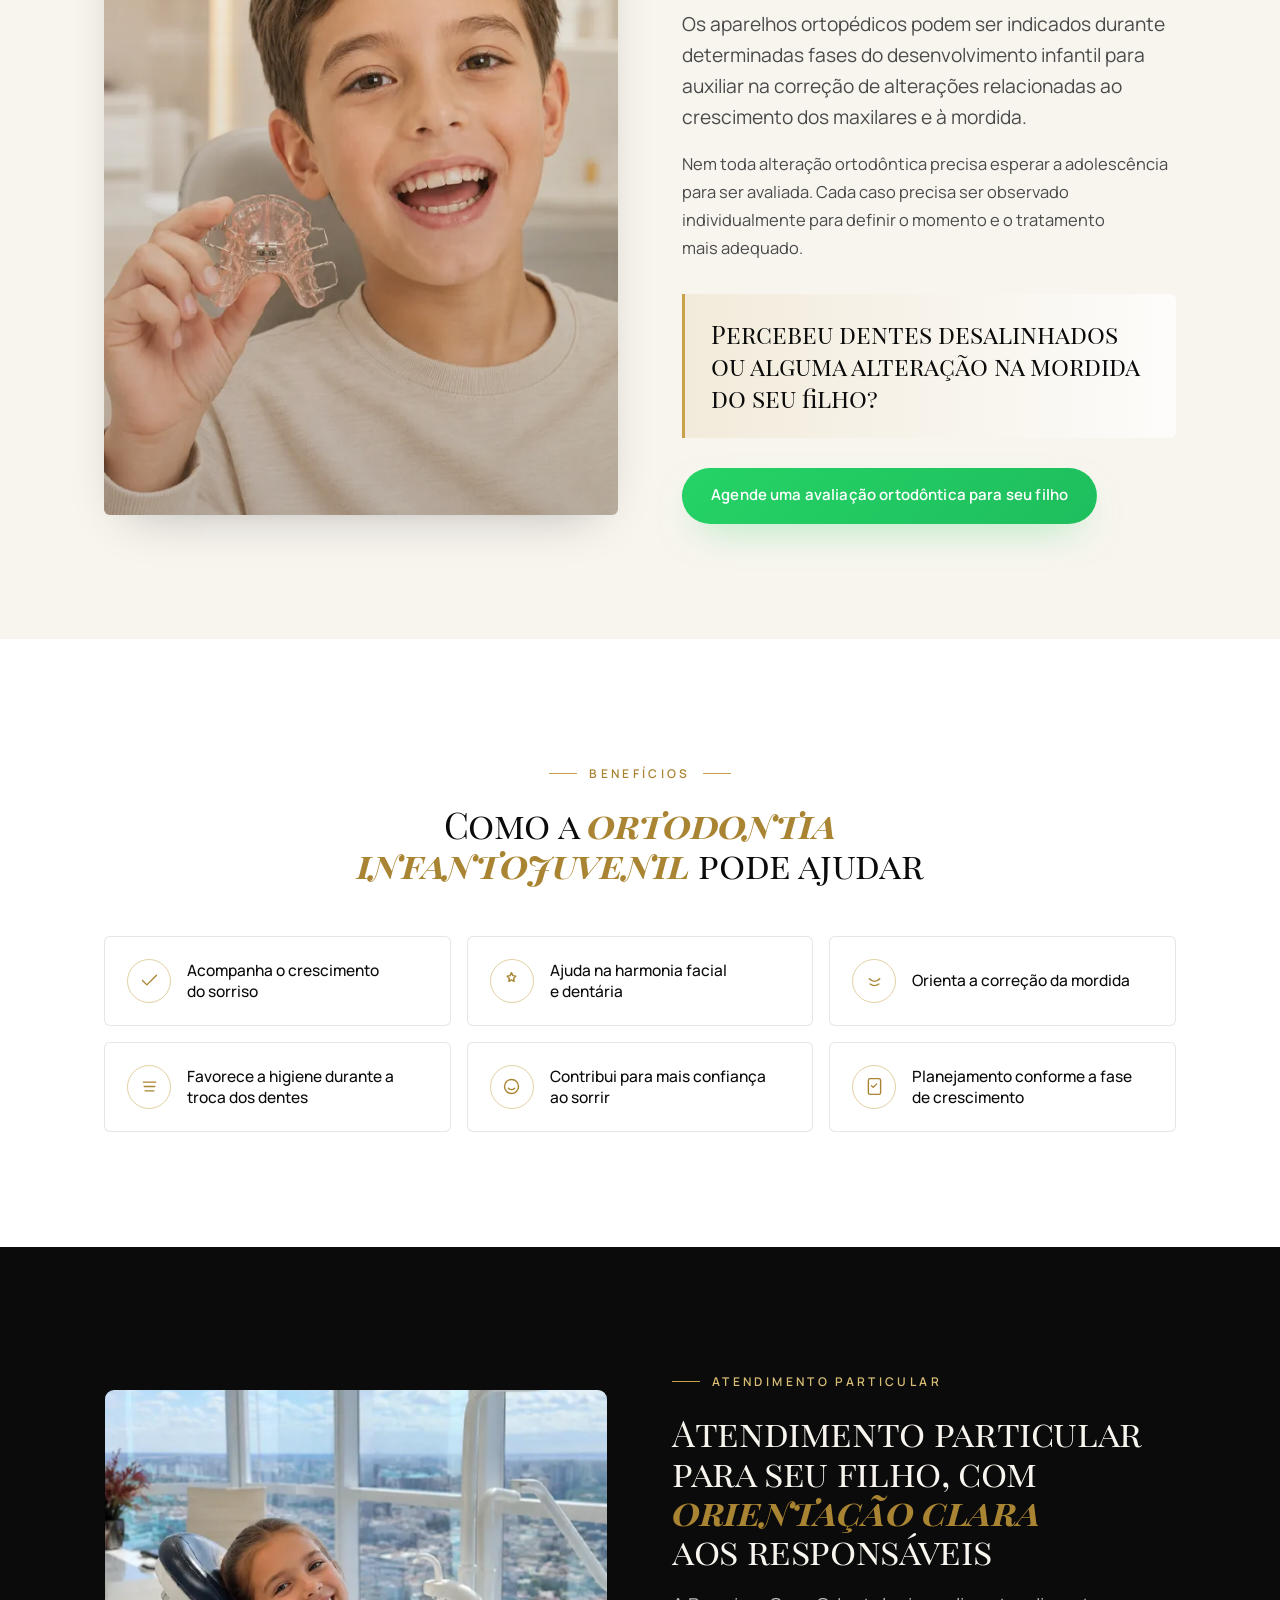
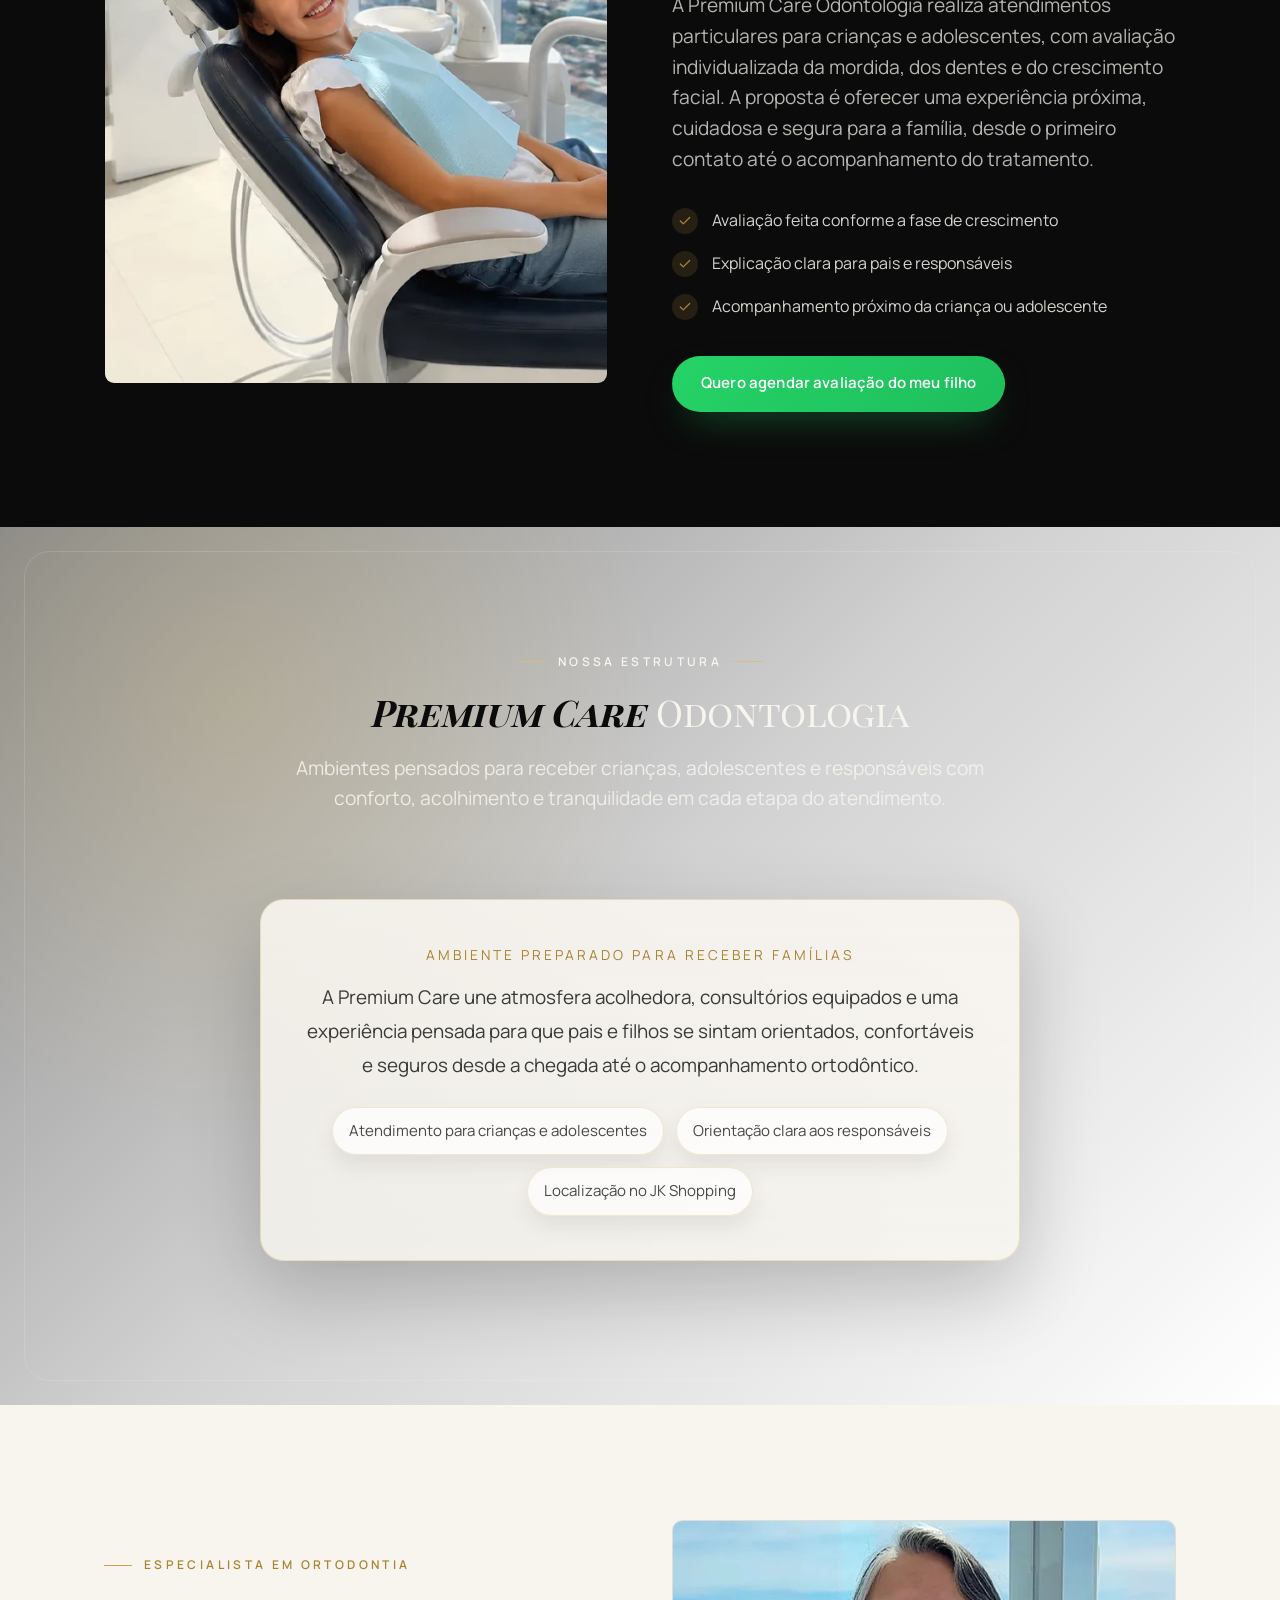
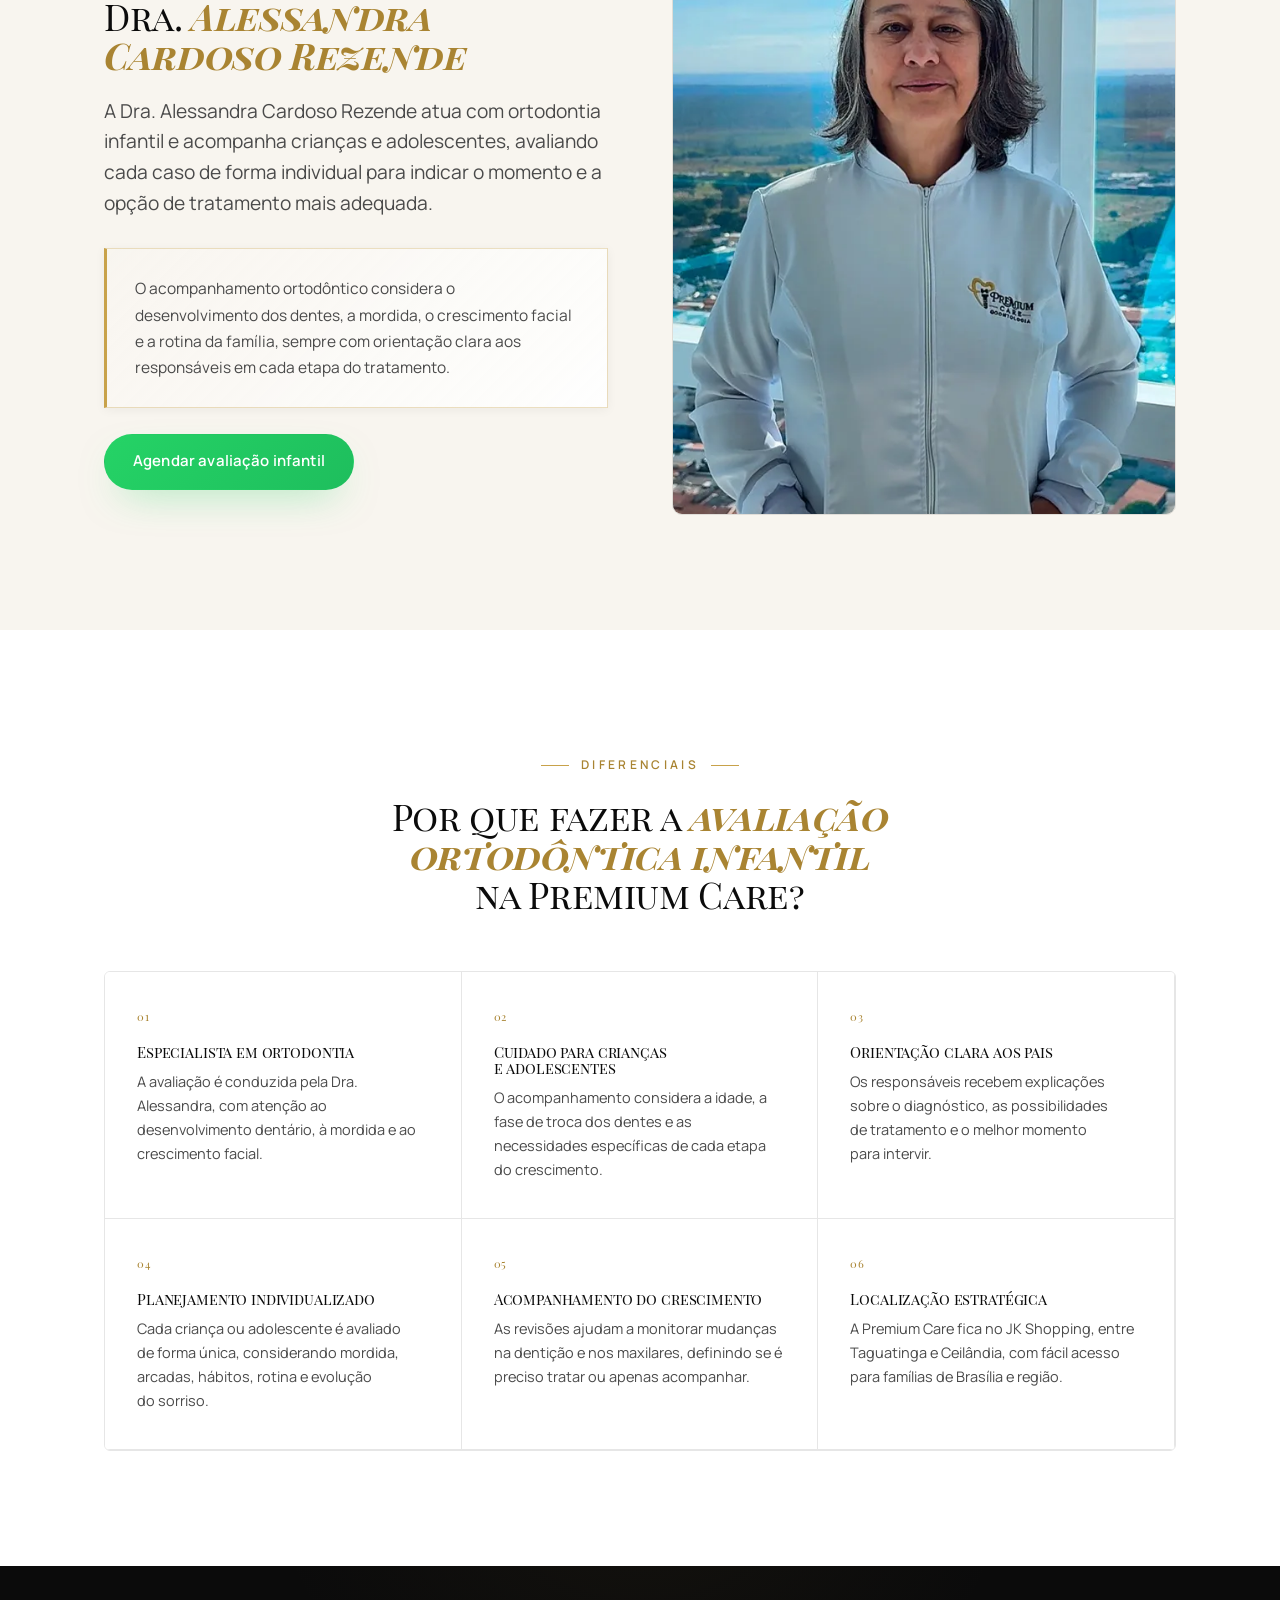
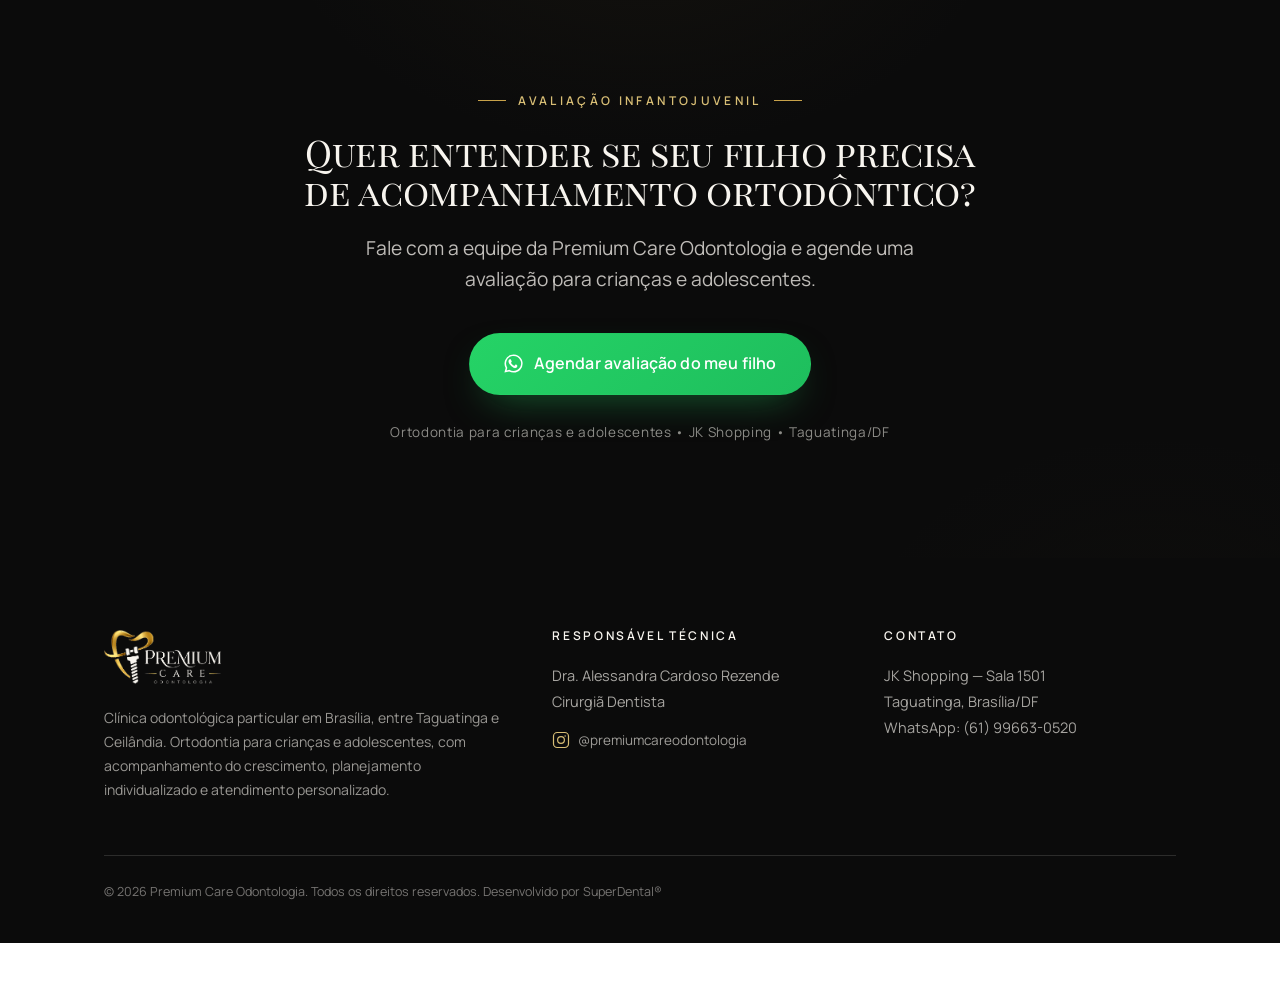
<file: ortodontia-infantil.html>
<!DOCTYPE html>
<html lang="pt-BR">
<head>
<meta charset="UTF-8" />
<meta name="viewport" content="width=device-width, initial-scale=1.0" />
<title>Ortodontia Infantil e Aparelhos Ortopédicos em Taguatinga e Ceilândia | Premium Care</title>
<meta name="description" content="Ortodontia infantil e aparelhos ortopédicos em Taguatinga e Ceilândia. Avaliação para crianças e adolescentes com planejamento individualizado na Premium Care." />
<meta name="author" content="Premium Care Odontologia" />
<meta name="theme-color" content="#0B0B0B" />
<link rel="canonical" href="https://premiumcareodontologia.com.br/ortodontia-infantil.html" />
<link rel="icon" type="image/webp" href="images/favicon.webp" />

<!-- Open Graph -->
<meta property="og:type" content="website" />
<meta property="og:title" content="Ortodontia Infantil e Aparelhos Ortopédicos em Taguatinga e Ceilândia | Premium Care" />
<meta property="og:description" content="Avaliação ortodôntica para crianças e adolescentes, com aparelhos ortopédicos, acompanhamento do crescimento e planejamento individualizado." />
<meta property="og:image" content="images/ortodontia-infantil.webp" />
<meta property="og:url" content="https://premiumcareodontologia.com.br/ortodontia-infantil.html" />
<meta property="og:locale" content="pt_BR" />

<!-- Google Tag Manager -->
<script>(function(w,d,s,l,i){w[l]=w[l]||[];w[l].push({'gtm.start':
new Date().getTime(),event:'gtm.js'});var f=d.getElementsByTagName(s)[0],
j=d.createElement(s),dl=l!='dataLayer'?'&l='+l:'';j.async=true;j.src=
'https://www.googletagmanager.com/gtm.js?id='+i+dl;f.parentNode.insertBefore(j,f);
})(window,document,'script','dataLayer','GTM-KBFPP3S8');</script>
<!-- End Google Tag Manager -->
<link rel="preconnect" href="https://fonts.googleapis.com" />
<link rel="preconnect" href="https://fonts.gstatic.com" crossorigin />
<link href="https://fonts.googleapis.com/css2?family=Manrope:wght@400;500;600;700&family=Playfair+Display+SC:wght@400;700&display=swap" rel="stylesheet" />
<link rel="stylesheet" href="premium-care.css" />
<noscript><style>.reveal{opacity:1 !important;transform:none !important}</style></noscript>

<!-- Schema: Dentist / Service -->
<script type="application/ld+json">
{
  "@context": "https://schema.org",
  "@type": "Dentist",
  "name": "Premium Care Odontologia",
  "description": "Ortodontia infantil e aparelhos ortopédicos em Taguatinga e Ceilândia, com avaliação para crianças e adolescentes, acompanhamento do crescimento e planejamento individualizado.",
  "image": "images/ortodontia-infantil.webp",
  "url": "https://premiumcareodontologia.com.br/ortodontia-infantil.html",
  "telephone": "+5561996630520",
  "priceRange": "$$$",
  "medicalSpecialty": ["Dentistry", "Orthodontic"],
  "founder": { "@type": "Person", "name": "Dra. Alessandra Cardoso Rezende", "jobTitle": "Cirurgiã-dentista" },
  "address": {
    "@type": "PostalAddress",
    "streetAddress": "JK Shopping, Sala 1501 - Q QNM 34 Área Especial 01, Sala 1501 EDIF",
    "addressLocality": "Taguatinga",
    "addressRegion": "DF",
    "postalCode": "72145-450",
    "addressCountry": "BR"
  },
  "areaServed": ["Taguatinga", "Ceilândia", "Vicente Pires", "Brasília"],
  "availableService": {
    "@type": "MedicalProcedure",
    "name": "Ortodontia infantil e aparelhos ortopédicos",
    "description": "Avaliação ortodôntica para crianças e adolescentes, com planejamento de aparelhos ortodônticos, aparelhos removíveis, aparelhos funcionais e aparelhos ortopédicos conforme indicação profissional."
  },
  "openingHoursSpecification": {
    "@type": "OpeningHoursSpecification",
    "dayOfWeek": ["Monday","Tuesday","Wednesday","Thursday","Friday","Saturday"],
    "description": "Atendimento com hora marcada"
  }
}
</script>
</head>
<body class="has-treatment-notice">
<!-- Google Tag Manager (noscript) -->
<noscript><iframe src="https://www.googletagmanager.com/ns.html?id=GTM-KBFPP3S8"
height="0" width="0" style="display:none;visibility:hidden"></iframe></noscript>
<!-- End Google Tag Manager (noscript) -->

<main>

<!-- ============================ HERO ============================ -->
<section class="hero hero--ortho-child" id="inicio" data-screen-label="Hero">
  <div class="container hero-grid">
    <div class="hero-copy">
      <img class="hero-logo reveal" src="images/logo-premium-care-light.png" alt="Premium Care Odontologia" />
      <h1 class="reveal" data-d="1">Ortodontia Infantil em Taguatinga e Ceilândia<br>Acompanhe o desenvolvimento do sorriso do seu filho desde cedo.</h1>
      <p class="lead reveal" data-d="2">Tratamentos ortodônticos e ortopédicos personalizados para cada fase do crescimento, com acompanhamento profissional e planejamento individualizado.</p>
      <div class="hero-actions reveal" data-d="3">
        <a class="btn btn-gold btn-lg sellbot-wpp-open" target="_blank" rel="noopener"
           href="https://wa.me/5561996630520?text=Ol%C3%A1%21%20Vim%20do%20Google%20e%20gostaria%20de%20mais%20informa%C3%A7%C3%B5es%20sobre%20ortodontia%20Infantil">
          <svg viewBox="0 0 24 24" fill="currentColor" aria-hidden="true"><path d="M.5 23.5l1.6-5.9A11.4 11.4 0 1 1 12 23.5a11.4 11.4 0 0 1-5.5-1.4l-6 1.4zm6.3-3.6l.4.2a9.5 9.5 0 1 0-3.2-3.2l.2.4-.9 3.4 3.5-.8zM17 14.3c-.3-.1-1.7-.8-2-.9s-.5-.1-.7.2-.7.9-.9 1.1-.3.2-.6.1a7.7 7.7 0 0 1-2.3-1.4 8.6 8.6 0 0 1-1.6-2c-.2-.3 0-.4.1-.6l.4-.5.3-.5a.5.5 0 0 0 0-.5l-.9-2.1c-.2-.6-.5-.5-.7-.5h-.6a1.1 1.1 0 0 0-.8.4 3.4 3.4 0 0 0-1 2.5 5.8 5.8 0 0 0 1.2 3.1 13.4 13.4 0 0 0 5.2 4.6c2 .8 2 .5 2.4.5a3 3 0 0 0 2-1.4 2.5 2.5 0 0 0 .2-1.4c-.1-.1-.3-.2-.6-.3z"/></svg>
          Agendar avaliação infantil
        </a>
      </div>
      <div class="hero-badges reveal" data-d="4">
        <span class="hero-badge"><svg viewBox="0 0 24 24" fill="none" stroke="currentColor" stroke-width="1.6"><path d="M3 8h18M3 16h18" stroke-linecap="round"/><rect x="6" y="6" width="3.4" height="4.4" rx="0.6"/><rect x="14.6" y="13.6" width="3.4" height="4.4" rx="0.6"/></svg>Ortodontia para crianças e adolescentes</span>
        <span class="hero-badge"><svg viewBox="0 0 24 24" fill="none" stroke="currentColor" stroke-width="1.6"><path d="M12 21s-7-5.5-7-11a7 7 0 0 1 14 0c0 5.5-7 11-7 11z" stroke-linejoin="round"/><circle cx="12" cy="10" r="2.4"/></svg>Entre Taguatinga e Ceilândia</span>
        <span class="hero-badge"><svg viewBox="0 0 24 24" fill="none" stroke="currentColor" stroke-width="1.6"><rect x="5" y="3" width="14" height="18" rx="2"/><path d="M8.5 11l2 2 4-4" stroke-linecap="round" stroke-linejoin="round"/></svg>Planejamento individualizado</span>
      </div>
    </div>
  </div>
</section>

<!-- ============================ AVALIAÇÃO INFANTIL ============================ -->
<section class="section bg-off child-bite" id="sinais" data-screen-label="Avaliação infantil">
  <div class="container">
    <div class="child-bite__grid">
      <div class="child-bite__copy reveal">
        <p class="eyebrow">Crescimento em acompanhamento</p>
        <h2 class="h1">Por que avaliar a <em>mordida ainda na infância?</em></h2>
        <p class="lead">A avaliação ortodôntica infantil não observa somente dentes tortos. Ela ajuda a acompanhar o desenvolvimento do sorriso enquanto a criança cresce, permitindo entender se existe necessidade de intervenção ou apenas monitoramento profissional.</p>
      </div>

      <aside class="child-bite__panel reveal" data-d="1" aria-label="Objetivo da avaliação infantil">
        <span class="child-bite__seal">Avaliação precoce</span>
        <p>Acompanhamento cuidadoso para orientar os pais sobre cada fase da dentição e do crescimento facial.</p>
      </aside>
    </div>

    <div class="child-bite__items">
      <article class="child-bite__item reveal">
        <span class="child-bite__icon"><svg viewBox="0 0 24 24" fill="none" stroke="currentColor" stroke-width="1.6"><path d="M5 9c2.2-1.4 4.5-2.1 7-2.1s4.8.7 7 2.1" stroke-linecap="round"/><path d="M6 15c2 1.3 4 2 6 2s4-.7 6-2" stroke-linecap="round"/></svg></span>
        <h3>Desenvolvimento das arcadas</h3>
        <p>Acompanha o crescimento das estruturas que sustentam o sorriso.</p>
      </article>
      <article class="child-bite__item reveal" data-d="1">
        <span class="child-bite__icon"><svg viewBox="0 0 24 24" fill="none" stroke="currentColor" stroke-width="1.6"><path d="M6 7h12M5 12h14M7 17h10" stroke-linecap="round"/><path d="M12 4v16" stroke-linecap="round"/></svg></span>
        <h3>Espaço para os dentes</h3>
        <p>Verifica se há espaço adequado para a troca e nascimento dos dentes.</p>
      </article>
      <article class="child-bite__item reveal" data-d="2">
        <span class="child-bite__icon"><svg viewBox="0 0 24 24" fill="none" stroke="currentColor" stroke-width="1.6"><path d="M4 8h16M4 16h16" stroke-linecap="round"/><rect x="7" y="6" width="3" height="4" rx="0.6"/><rect x="14" y="14" width="3" height="4" rx="0.6"/></svg></span>
        <h3>Posição dos dentes</h3>
        <p>Identifica alterações de posição que podem influenciar a mordida.</p>
      </article>
      <article class="child-bite__item reveal">
        <span class="child-bite__icon"><svg viewBox="0 0 24 24" fill="none" stroke="currentColor" stroke-width="1.6"><path d="M5 10c2-1.4 4.3-2.1 7-2.1s5 .7 7 2.1" stroke-linecap="round"/><path d="M7 15h10" stroke-linecap="round"/><path d="M9 19c1-.8 2-1.2 3-1.2s2 .4 3 1.2" stroke-linecap="round"/></svg></span>
        <h3>Maxila e mandíbula</h3>
        <p>Avalia a relação entre as bases ósseas durante o desenvolvimento.</p>
      </article>
      <article class="child-bite__item reveal" data-d="1">
        <span class="child-bite__icon"><svg viewBox="0 0 24 24" fill="none" stroke="currentColor" stroke-width="1.6"><path d="M6 9c1.8 1.8 3.8 2.7 6 2.7s4.2-.9 6-2.7" stroke-linecap="round"/><path d="M7 16c1.5 1 3.2 1.5 5 1.5s3.5-.5 5-1.5" stroke-linecap="round"/></svg></span>
        <h3>Alterações de mordida</h3>
        <p>Observa mordida cruzada, aberta, profunda ou outras alterações funcionais.</p>
      </article>
      <article class="child-bite__item child-bite__item--dark reveal" data-d="2">
        <span class="child-bite__icon"><svg viewBox="0 0 24 24" fill="none" stroke="currentColor" stroke-width="1.6"><rect x="5" y="3.5" width="14" height="17" rx="2"/><path d="M8.5 12l2.2 2.2 4.8-5" stroke-linecap="round" stroke-linejoin="round"/></svg></span>
        <h3>Necessidade de intervenção</h3>
        <p>Define se é hora de tratar ou se o melhor caminho é acompanhar o crescimento.</p>
      </article>
    </div>
  </div>
</section>

<!-- ============================ APARELHOS ============================ -->
<section class="section bg-white" id="aparelhos" data-screen-label="Aparelhos">
  <div class="container">
    <div class="section-head reveal">
      <p class="eyebrow">Opções disponíveis</p>
      <h2 class="h1">Tratamentos em <em>ortodontia infantil</em></h2>
      <p class="lead" style="margin-top:20px;">Cada aparelho tem uma indicação específica. A escolha é feita após avaliação do crescimento, da mordida e da fase de desenvolvimento da criança ou adolescente.</p>
    </div>

    <div class="ortho-options">
      <article class="ortho-option reveal">
        <span class="ortho-option__num">01</span>
        <span class="ortho-option__icon"><svg viewBox="0 0 24 24" fill="none" stroke="currentColor" stroke-width="1.6"><path d="M4 8h16M4 16h16" stroke-linecap="round"/><rect x="5.8" y="6.2" width="3.4" height="3.6" rx="0.5"/><rect x="10.3" y="6.2" width="3.4" height="3.6" rx="0.5"/><rect x="14.8" y="6.2" width="3.4" height="3.6" rx="0.5"/><rect x="7.8" y="14.2" width="3.4" height="3.6" rx="0.5"/><rect x="12.8" y="14.2" width="3.4" height="3.6" rx="0.5"/></svg></span>
        <h3>Aparelho ortodôntico convencional</h3>
        <p>Indicado para correções dentárias com controle progressivo do alinhamento.</p>
      </article>
      <article class="ortho-option reveal" data-d="1">
        <span class="ortho-option__num">02</span>
        <span class="ortho-option__icon"><svg viewBox="0 0 24 24" fill="none" stroke="currentColor" stroke-width="1.6"><path d="M4 8h16M4 16h16" stroke-linecap="round"/><rect x="6" y="6" width="4" height="4" rx="0.8"/><rect x="14" y="14" width="4" height="4" rx="0.8"/><path d="M7.2 8h1.6M15.2 16h1.6" stroke-linecap="round"/></svg></span>
        <h3>Aparelho autoligado</h3>
        <p>Opção com mecânica específica, escolhida conforme a avaliação profissional.</p>
      </article>
      <article class="ortho-option reveal" data-d="2">
        <span class="ortho-option__num">03</span>
        <span class="ortho-option__icon"><svg viewBox="0 0 24 24" fill="none" stroke="currentColor" stroke-width="1.6"><path d="M4.5 8h15M4.5 16h15" stroke-linecap="round"/><rect x="6.2" y="6.4" width="3.2" height="3.2" rx="0.35"/><rect x="10.4" y="6.4" width="3.2" height="3.2" rx="0.35"/><rect x="14.6" y="6.4" width="3.2" height="3.2" rx="0.35"/><path d="M8 14.6h8v2.8H8z" stroke-linejoin="round"/></svg></span>
        <h3>Aparelho metálico</h3>
        <p>Alternativa tradicional e resistente para diferentes necessidades ortodônticas.</p>
      </article>
      <article class="ortho-option reveal" data-d="3">
        <span class="ortho-option__num">04</span>
        <span class="ortho-option__icon"><svg viewBox="0 0 24 24" fill="none" stroke="currentColor" stroke-width="1.6"><path d="M5 9h14M5 16h14" stroke-linecap="round"/><rect x="6.7" y="7.5" width="3" height="3" rx="0.7"/><rect x="14.3" y="14.5" width="3" height="3" rx="0.7"/><path d="M12 4l.8 1.7 1.8.3-1.3 1.2.3 1.8-1.6-.9-1.6.9.3-1.8L9.4 6l1.8-.3z" stroke-linejoin="round"/></svg></span>
        <h3>Aparelho estético</h3>
        <p>Indicado quando se busca uma aparência mais discreta durante o tratamento.</p>
      </article>
      <article class="ortho-option reveal">
        <span class="ortho-option__num">05</span>
        <span class="ortho-option__icon"><svg viewBox="0 0 24 24" fill="none" stroke="currentColor" stroke-width="1.6"><path d="M5.2 9.2c2-1.6 4.2-2.4 6.8-2.4s4.8.8 6.8 2.4" stroke-linecap="round"/><path d="M6.4 14.6c1.6 1.5 3.5 2.2 5.6 2.2s4-.7 5.6-2.2" stroke-linecap="round"/><path d="M8 10.8c2.7 1.1 5.3 1.1 8 0" stroke-linecap="round" opacity=".65"/><path d="M8.5 18.8h7" stroke-linecap="round" opacity=".65"/></svg></span>
        <h3>Alinhadores transparentes</h3>
        <p>Podem ser indicados em casos selecionados, de acordo com o planejamento.</p>
      </article>
      <article class="ortho-option reveal" data-d="1">
        <span class="ortho-option__num">06</span>
        <span class="ortho-option__icon"><svg viewBox="0 0 24 24" fill="none" stroke="currentColor" stroke-width="1.6"><path d="M6 9c1.7-1 3.7-1.5 6-1.5S16.3 8 18 9v4.2c0 2.7-2.3 4.8-6 4.8s-6-2.1-6-4.8z" stroke-linejoin="round"/><path d="M8 11.5c2.6 1 5.4 1 8 0" stroke-linecap="round"/><path d="M9 19.5h6" stroke-linecap="round"/></svg></span>
        <h3>Aparelhos removíveis</h3>
        <p>Recursos que podem auxiliar fases específicas do acompanhamento infantil.</p>
      </article>
      <article class="ortho-option reveal" data-d="2">
        <span class="ortho-option__num">07</span>
        <span class="ortho-option__icon"><svg viewBox="0 0 24 24" fill="none" stroke="currentColor" stroke-width="1.6"><path d="M6.5 8c1.6 1.4 3.4 2.1 5.5 2.1s3.9-.7 5.5-2.1" stroke-linecap="round"/><path d="M6 15c1.8 1.7 3.8 2.6 6 2.6s4.2-.9 6-2.6" stroke-linecap="round"/><path d="M12 4.5v15" stroke-linecap="round"/><path d="M9.5 12l2.5 2 2.5-2" stroke-linecap="round" stroke-linejoin="round"/></svg></span>
        <h3>Aparelhos funcionais</h3>
        <p>Usados para orientar funções e relações de mordida durante o crescimento.</p>
      </article>
      <article class="ortho-option ortho-option--featured reveal" data-d="3">
        <span class="ortho-option__num">08</span>
        <span class="ortho-option__icon"><svg viewBox="0 0 24 24" fill="none" stroke="currentColor" stroke-width="1.6"><path d="M5 9c2-2 4.3-3 7-3s5 1 7 3" stroke-linecap="round"/><path d="M7 15h10" stroke-linecap="round"/><path d="M8.5 18.5c1.2-.9 2.4-1.3 3.5-1.3s2.3.4 3.5 1.3" stroke-linecap="round"/><path d="M4.8 13h3.4M15.8 13h3.4" stroke-linecap="round"/><path d="M17.8 11l1.4 2-1.4 2M6.2 11l-1.4 2 1.4 2" stroke-linecap="round" stroke-linejoin="round"/></svg></span>
        <h3>Aparelhos ortopédicos</h3>
        <p>Indicados para acompanhar e direcionar alterações ósseas quando necessário.</p>
      </article>
    </div>
  </div>
</section>

<!-- ============================ APARELHOS ORTOPÉDICOS ============================ -->
<section class="section bg-off ortho-growth" id="publicos" data-screen-label="Aparelhos ortopédicos">
  <div class="container">
    <div class="ortho-growth__grid">
      <div class="ortho-growth__media reveal">
        <img src="images/aparelho_ortopedico.webp" alt="Aparelho ortopédico para acompanhamento ortodôntico infantil na Premium Care Odontologia" />
      </div>

      <div class="ortho-growth__copy reveal" data-d="1">
        <p class="eyebrow">Cuidado durante o crescimento</p>
        <h2 class="h1">Aparelhos ortopédicos: <em>acompanhamento durante o crescimento</em></h2>
        <p class="lead">Os aparelhos ortopédicos podem ser indicados durante determinadas fases do desenvolvimento infantil para auxiliar na correção de alterações relacionadas ao crescimento dos maxilares e à mordida.</p>
        <p>Nem toda alteração ortodôntica precisa esperar a adolescência para ser avaliada. Cada caso precisa ser observado individualmente para definir o momento e o tratamento mais adequado.</p>

        <div class="ortho-growth__quote">
          <span>Percebeu dentes desalinhados ou alguma alteração na mordida do seu filho?</span>
        </div>

        <a class="btn btn-gold sellbot-wpp-open" target="_blank" rel="noopener"
           href="https://wa.me/5561996630520?text=Ol%C3%A1%21%20Vim%20do%20Google%20e%20gostaria%20de%20mais%20informa%C3%A7%C3%B5es%20sobre%20ortodontia%20Infantil">
          Agende uma avaliação ortodôntica para seu filho
        </a>
      </div>
    </div>
  </div>
</section>

<!-- ============================ BENEFÍCIOS ============================ -->
<section class="section bg-white" id="beneficios" data-screen-label="Benefícios">
  <div class="container">
    <div class="section-head section-head--center reveal">
      <p class="eyebrow eyebrow--center">Benefícios</p>
      <h2 class="h1">Como a <em>ortodontia infantojuvenil</em> pode ajudar</h2>
    </div>

    <div class="need-grid">
      <div class="need-card reveal"><span class="ic"><svg viewBox="0 0 24 24" fill="none" stroke="currentColor" stroke-width="1.6"><path d="M4 12l5 5 11-11" stroke-linecap="round" stroke-linejoin="round"/></svg></span><p>Acompanha o crescimento do sorriso</p></div>
      <div class="need-card reveal" data-d="1"><span class="ic"><svg viewBox="0 0 24 24" fill="none" stroke="currentColor" stroke-width="1.6"><path d="M12 3l1.6 3.4L17 7l-2.6 2.6.6 3.4L12 11.4 9 13l.6-3.4L7 7l3.4-.6z" stroke-linejoin="round"/></svg></span><p>Ajuda na harmonia facial e dentária</p></div>
      <div class="need-card reveal" data-d="2"><span class="ic"><svg viewBox="0 0 24 24" fill="none" stroke="currentColor" stroke-width="1.6"><path d="M6 10c2 2 4 3 6 3s4-1 6-3" stroke-linecap="round"/><path d="M7 16c1.5 1.2 3.2 1.8 5 1.8s3.5-.6 5-1.8" stroke-linecap="round"/></svg></span><p>Orienta a correção da mordida</p></div>
      <div class="need-card reveal"><span class="ic"><svg viewBox="0 0 24 24" fill="none" stroke="currentColor" stroke-width="1.6"><path d="M5 7h14M6 12h12M7 17h10" stroke-linecap="round"/></svg></span><p>Favorece a higiene durante a troca dos dentes</p></div>
      <div class="need-card reveal" data-d="1"><span class="ic"><svg viewBox="0 0 24 24" fill="none" stroke="currentColor" stroke-width="1.6"><circle cx="12" cy="12" r="8"/><path d="M8.5 14c2.2 2 4.8 2 7 0" stroke-linecap="round"/></svg></span><p>Contribui para mais confiança ao sorrir</p></div>
      <div class="need-card reveal" data-d="2"><span class="ic"><svg viewBox="0 0 24 24" fill="none" stroke="currentColor" stroke-width="1.6"><rect x="5" y="3" width="14" height="18" rx="2"/><path d="M8.5 11l2 2 4-4" stroke-linecap="round" stroke-linejoin="round"/></svg></span><p>Planejamento conforme a fase de crescimento</p></div>
    </div>
  </div>
</section>

<!-- ============================ DRA. ALESSANDRA ============================ -->
<!-- ============================ ATENDIMENTO PARTICULAR ============================ -->
<section class="section bg-ink" id="particular" data-screen-label="Atendimento particular">
  <div class="container split">
    <div class="split-media media-deco reveal">
      <div class="media-frame media-frame--tall">
        <img src="images/crianca-clinica.webp" alt="Criança em atendimento odontológico na Premium Care Odontologia" />
      </div>
    </div>
    <div class="split-copy reveal" data-d="1">
      <p class="eyebrow">Atendimento particular</p>
      <h2 class="h1">Atendimento particular para seu filho, com <em>orientação clara</em> aos responsáveis</h2>
      <p class="lead" style="margin-top:20px;">A Premium Care Odontologia realiza atendimentos particulares para crianças e adolescentes, com avaliação individualizada da mordida, dos dentes e do crescimento facial. A proposta é oferecer uma experiência próxima, cuidadosa e segura para a família, desde o primeiro contato até o acompanhamento do tratamento.</p>
      <ul class="split-list">
        <li><span class="tick"><svg viewBox="0 0 24 24" fill="none" stroke="currentColor" stroke-width="2.2"><path d="M4 12l5 5 11-11" stroke-linecap="round" stroke-linejoin="round"/></svg></span>Avaliação feita conforme a fase de crescimento</li>
        <li><span class="tick"><svg viewBox="0 0 24 24" fill="none" stroke="currentColor" stroke-width="2.2"><path d="M4 12l5 5 11-11" stroke-linecap="round" stroke-linejoin="round"/></svg></span>Explicação clara para pais e responsáveis</li>
        <li><span class="tick"><svg viewBox="0 0 24 24" fill="none" stroke="currentColor" stroke-width="2.2"><path d="M4 12l5 5 11-11" stroke-linecap="round" stroke-linejoin="round"/></svg></span>Acompanhamento próximo da criança ou adolescente</li>
      </ul>
      <a class="btn btn-gold sellbot-wpp-open" target="_blank" rel="noopener"
         href="https://wa.me/5561996630520?text=Ol%C3%A1%21%20Vim%20do%20Google%20e%20gostaria%20de%20mais%20informa%C3%A7%C3%B5es%20sobre%20ortodontia%20Infantil">Quero agendar avaliação do meu filho</a>
    </div>
  </div>
</section>

<!-- ============================ PROVA SOCIAL / ESTRUTURA ============================ -->
<section class="section bg-off clinic-gallery" id="estrutura" data-screen-label="Estrutura">
  <div class="container">
    <div class="section-head section-head--center reveal">
      <p class="eyebrow eyebrow--center">Nossa estrutura</p>
      <h2 class="h1"><em>Premium Care</em> Odontologia</h2>
      <p class="lead" style="margin-top:20px;">Ambientes pensados para receber crianças, adolescentes e responsáveis com conforto, acolhimento e tranquilidade em cada etapa do atendimento.</p>
    </div>
    <div class="clinic-hero reveal" aria-label="Estrutura da clínica Premium Care Odontologia">
      <div class="clinic-hero__panel">
        <p class="clinic-hero__kicker">Ambiente preparado para receber famílias</p>
        <p class="clinic-hero__text">A Premium Care une atmosfera acolhedora, consultórios equipados e uma experiência pensada para que pais e filhos se sintam orientados, confortáveis e seguros desde a chegada até o acompanhamento ortodôntico.</p>
        <div class="clinic-hero__meta">
          <span>Atendimento para crianças e adolescentes</span>
          <span>Orientação clara aos responsáveis</span>
          <span>Localização no JK Shopping</span>
        </div>
      </div>
    </div>
  </div>
</section>

<!-- ============================ DRA. ALESSANDRA ============================ -->
<section class="section bg-off" id="dra-alessandra" data-screen-label="Dra. Alessandra">
  <div class="container split split--rev">
    <div class="split-media media-deco reveal">
      <div class="media-frame media-frame--tall">
        <img src="images/doutora.webp" alt="Dra. Alessandra Cardoso Rezende, especialista em ortodontia" />
      </div>
    </div>
    <div class="split-copy reveal" data-d="1">
      <p class="eyebrow">Especialista em ortodontia</p>
      <h2 class="h1">Dra. <em>Alessandra Cardoso Rezende</em></h2>
      <p class="lead" style="margin-top:20px;">A Dra. Alessandra Cardoso Rezende atua com ortodontia infantil e acompanha crianças e adolescentes, avaliando cada caso de forma individual para indicar o momento e a opção de tratamento mais adequada.</p>
      <div class="dra-highlight">
        <p>O acompanhamento ortodôntico considera o desenvolvimento dos dentes, a mordida, o crescimento facial e a rotina da família, sempre com orientação clara aos responsáveis em cada etapa do tratamento.</p>
      </div>
      <a class="btn btn-gold sellbot-wpp-open" target="_blank" rel="noopener"
         href="https://wa.me/5561996630520?text=Ol%C3%A1%21%20Vim%20do%20Google%20e%20gostaria%20de%20mais%20informa%C3%A7%C3%B5es%20sobre%20ortodontia%20Infantil">Agendar avaliação infantil</a>
    </div>
  </div>
</section>

<!-- ============================ DIFERENCIAIS ============================ -->
<section class="section bg-white" id="diferenciais" data-screen-label="Diferenciais">
  <div class="container">
    <div class="section-head section-head--center reveal">
      <p class="eyebrow eyebrow--center">Diferenciais</p>
      <h2 class="h1">Por que fazer a <em>avaliação ortodôntica infantil</em> na Premium Care?</h2>
    </div>

    <div class="diff-grid">
      <div class="diff-card reveal"><div class="diff-num">01</div><h3>Especialista em ortodontia</h3><p>A avaliação é conduzida pela Dra. Alessandra, com atenção ao desenvolvimento dentário, à mordida e ao crescimento facial.</p></div>
      <div class="diff-card reveal" data-d="1"><div class="diff-num">02</div><h3>Cuidado para crianças e adolescentes</h3><p>O acompanhamento considera a idade, a fase de troca dos dentes e as necessidades específicas de cada etapa do crescimento.</p></div>
      <div class="diff-card reveal" data-d="2"><div class="diff-num">03</div><h3>Orientação clara aos pais</h3><p>Os responsáveis recebem explicações sobre o diagnóstico, as possibilidades de tratamento e o melhor momento para intervir.</p></div>
      <div class="diff-card reveal"><div class="diff-num">04</div><h3>Planejamento individualizado</h3><p>Cada criança ou adolescente é avaliado de forma única, considerando mordida, arcadas, hábitos, rotina e evolução do sorriso.</p></div>
      <div class="diff-card reveal" data-d="1"><div class="diff-num">05</div><h3>Acompanhamento do crescimento</h3><p>As revisões ajudam a monitorar mudanças na dentição e nos maxilares, definindo se é preciso tratar ou apenas acompanhar.</p></div>
      <div class="diff-card reveal" data-d="2"><div class="diff-num">06</div><h3>Localização estratégica</h3><p>A Premium Care fica no JK Shopping, entre Taguatinga e Ceilândia, com fácil acesso para famílias de Brasília e região.</p></div>
    </div>
  </div>
</section>

<!-- ============================ CTA FINAL ============================ -->
<section class="section bg-ink cta-final" data-screen-label="CTA final">
  <div class="container">
    <div class="inner reveal">
      <p class="eyebrow eyebrow--center">Avaliação infantojuvenil</p>
      <h2>Quer entender se seu filho precisa de acompanhamento ortodôntico?</h2>
      <p class="lead">Fale com a equipe da Premium Care Odontologia e agende uma avaliação para crianças e adolescentes.</p>
      <div class="actions" style="display:flex; justify-content:center;">
        <a class="btn btn-gold btn-lg sellbot-wpp-open" target="_blank" rel="noopener"
           href="https://wa.me/5561996630520?text=Ol%C3%A1%21%20Vim%20do%20Google%20e%20gostaria%20de%20mais%20informa%C3%A7%C3%B5es%20sobre%20ortodontia%20Infantil">
          <svg viewBox="0 0 24 24" fill="currentColor" aria-hidden="true"><path d="M.5 23.5l1.6-5.9A11.4 11.4 0 1 1 12 23.5a11.4 11.4 0 0 1-5.5-1.4l-6 1.4zm6.3-3.6l.4.2a9.5 9.5 0 1 0-3.2-3.2l.2.4-.9 3.4 3.5-.8zM17 14.3c-.3-.1-1.7-.8-2-.9s-.5-.1-.7.2-.7.9-.9 1.1-.3.2-.6.1a7.7 7.7 0 0 1-2.3-1.4 8.6 8.6 0 0 1-1.6-2c-.2-.3 0-.4.1-.6l.4-.5.3-.5a.5.5 0 0 0 0-.5l-.9-2.1c-.2-.6-.5-.5-.7-.5h-.6a1.1 1.1 0 0 0-.8.4 3.4 3.4 0 0 0-1 2.5 5.8 5.8 0 0 0 1.2 3.1 13.4 13.4 0 0 0 5.2 4.6c2 .8 2 .5 2.4.5a3 3 0 0 0 2-1.4 2.5 2.5 0 0 0 .2-1.4c-.1-.1-.3-.2-.6-.3z"/></svg>
          Agendar avaliação do meu filho
        </a>
      </div>
      <p class="microcopy">Ortodontia para crianças e adolescentes • JK Shopping • Taguatinga/DF</p>
    </div>
  </div>
</section>



</main>

<!-- ============================ FOOTER ============================ -->
<footer class="footer" data-screen-label="Footer">
  <div class="container">
    <div class="footer-grid">
      <div class="footer-brand">
        <img src="images/logo-premium-care-light.png" alt="Premium Care Odontologia" />
        <p>Clínica odontológica particular em Brasília, entre Taguatinga e Ceilândia. Ortodontia para crianças e adolescentes, com acompanhamento do crescimento, planejamento individualizado e atendimento personalizado.</p>
      </div>
      <div>
        <h4>Responsável técnica</h4>
        <p class="footer-contact">
          Dra. Alessandra Cardoso Rezende<br/>
          Cirurgiã Dentista
        </p>
        <a class="footer-instagram" href="https://www.instagram.com/premiumcareodontologia?igsh=MWoxczNobGY4YjFybQ%3D%3D" target="_blank" rel="noopener" aria-label="Instagram da Premium Care Odontologia">
          <svg width="18" height="18" viewBox="0 0 24 24" fill="none" stroke-width="1.6" aria-hidden="true"><rect x="2" y="2" width="20" height="20" rx="5" ry="5"/><circle cx="12" cy="12" r="4.5"/><circle cx="17.5" cy="6.5" r="1" fill="#D8BE75" stroke="none"/></svg>
          @premiumcareodontologia
        </a>
      </div>
      <div>
        <h4>Contato</h4>
        <p class="footer-contact">
          JK Shopping — Sala 1501<br/>
          Taguatinga, Brasília/DF<br/>
          WhatsApp: <a class="sellbot-wpp-open" href="https://wa.me/5561996630520?text=Ol%C3%A1%21%20Vim%20do%20Google%20e%20gostaria%20de%20mais%20informa%C3%A7%C3%B5es%20sobre%20ortodontia%20Infantil" target="_blank" rel="noopener">(61) 99663-0520</a>
        </p>
      </div>
    </div>
    <div class="footer-bottom">
      <p class="footer-copy">© <span id="year">2026</span> Premium Care Odontologia. Todos os direitos reservados. Desenvolvido por SuperDental®</p>
    </div>
  </div>
</footer>

<aside class="treatment-notice" aria-label="Aviso sobre atendimento">
  <p>N&atilde;o trabalhamos com planos odontol&oacute;gicos ou conv&ecirc;nios.</p>
</aside>

<script>
  const reveals = Array.from(document.querySelectorAll('.reveal'));
  function revealCheck() {
    const vh = window.innerHeight || document.documentElement.clientHeight;
    for (const el of reveals) {
      if (el.classList.contains('in')) continue;
      const r = el.getBoundingClientRect();
      if (r.top < vh * 0.94 && r.bottom > 0) el.classList.add('in');
    }
  }
  requestAnimationFrame(() => {
    document.body.classList.add('anim-on');
    revealCheck();
    requestAnimationFrame(revealCheck);
  });
  window.addEventListener('scroll', revealCheck, { passive: true });
  window.addEventListener('resize', revealCheck);
  window.addEventListener('load', revealCheck);

  document.getElementById('year').textContent = new Date().getFullYear();

  // Keep the footer and floating controls clear of the notice at any text size.
  const treatmentNotice = document.querySelector('.treatment-notice');
  function updateNoticeHeight() {
    document.documentElement.style.setProperty('--treatment-notice-height', treatmentNotice.getBoundingClientRect().height + 'px');
  }
  updateNoticeHeight();
  if ('ResizeObserver' in window) {
    new ResizeObserver(updateNoticeHeight).observe(treatmentNotice);
  } else {
    window.addEventListener('resize', updateNoticeHeight);
  }

</script>
<script src="https://plugin.sellbot.tech/assets/js/sellbot_plugin.min.js"></script>
</body>
</html>
</file>
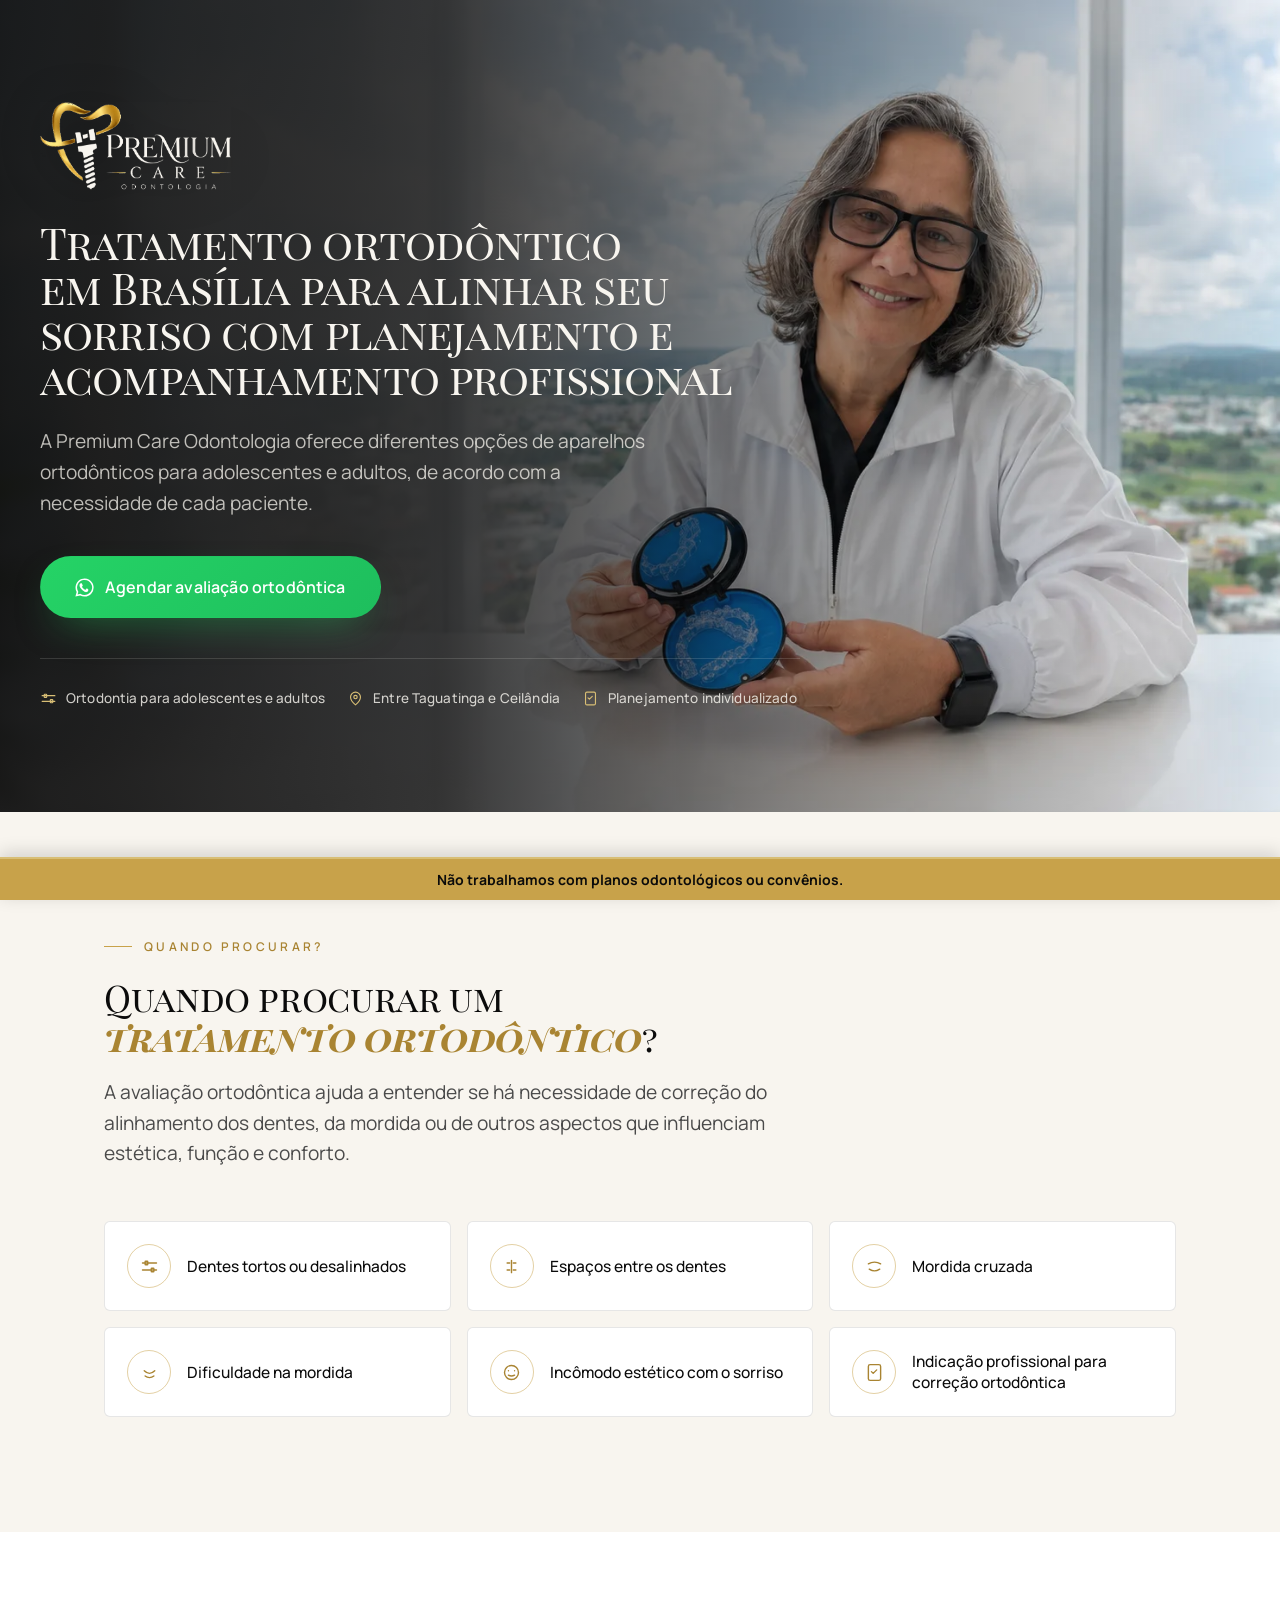
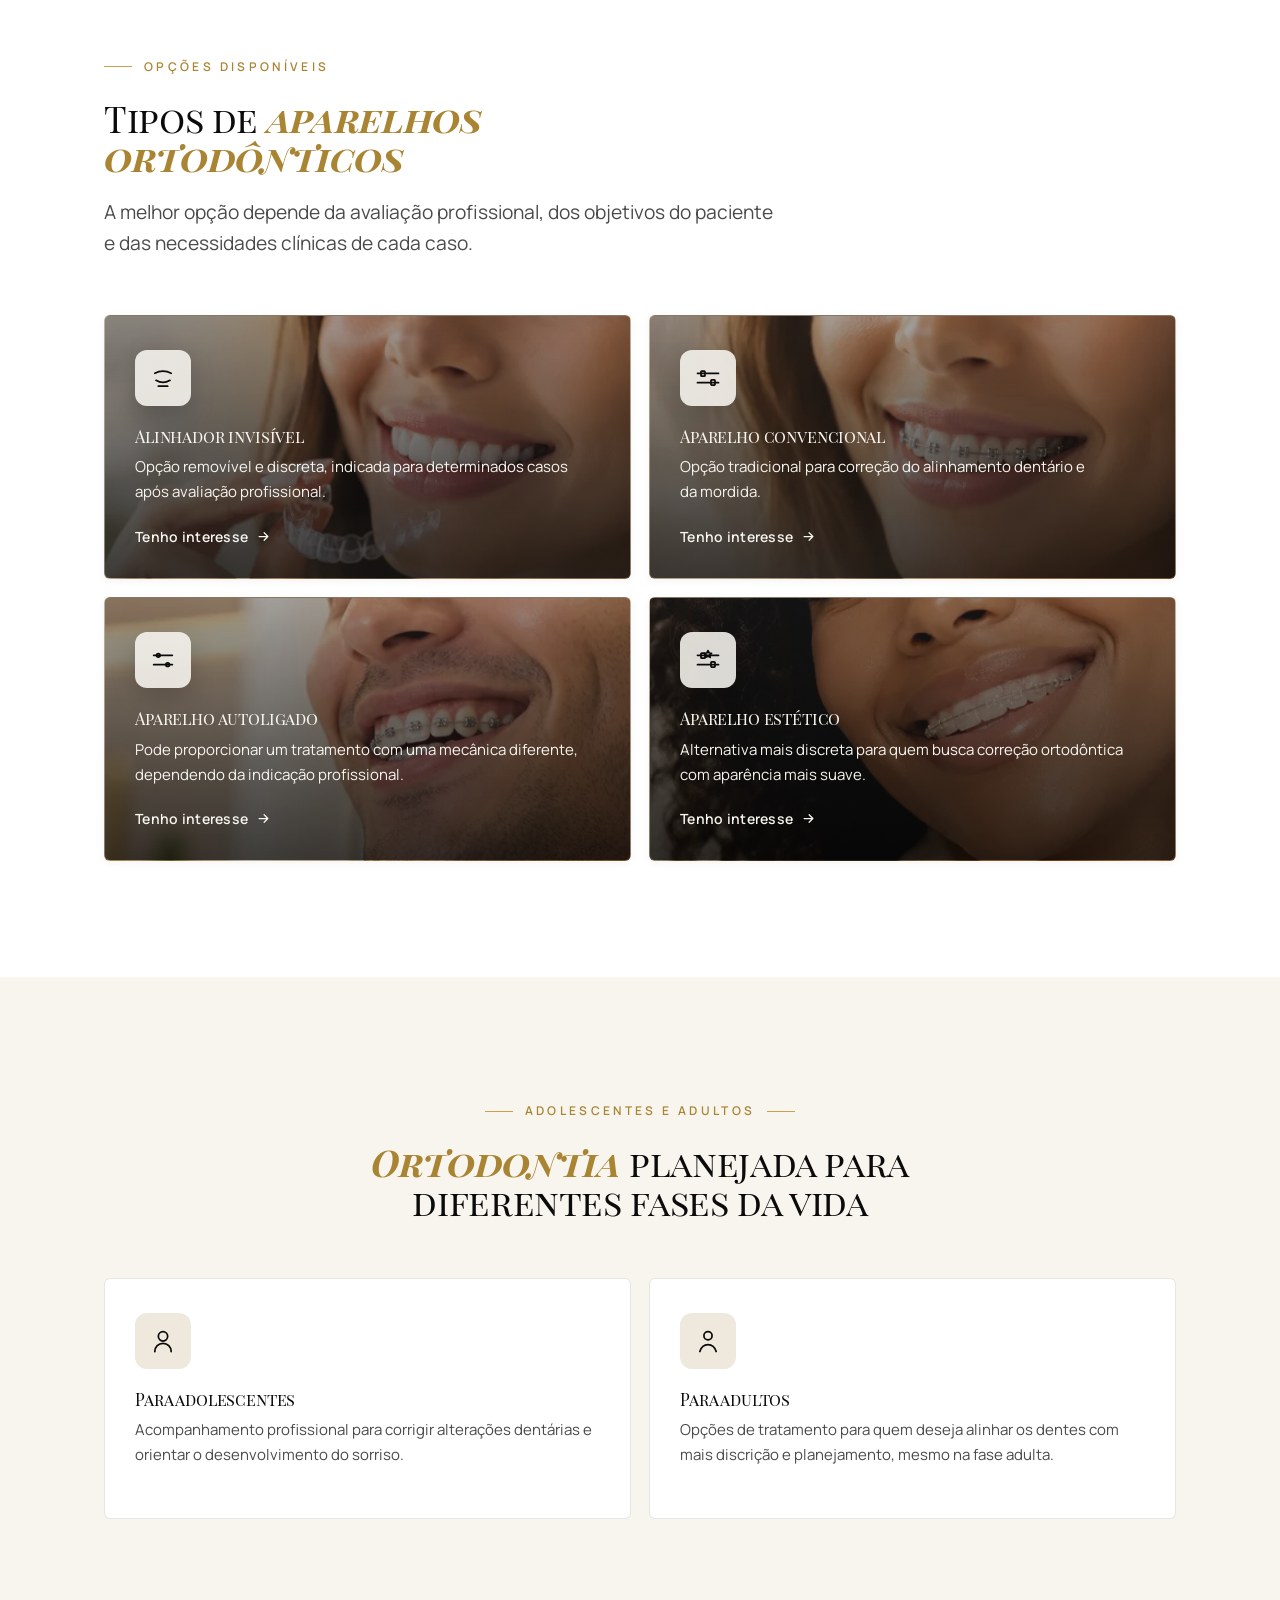
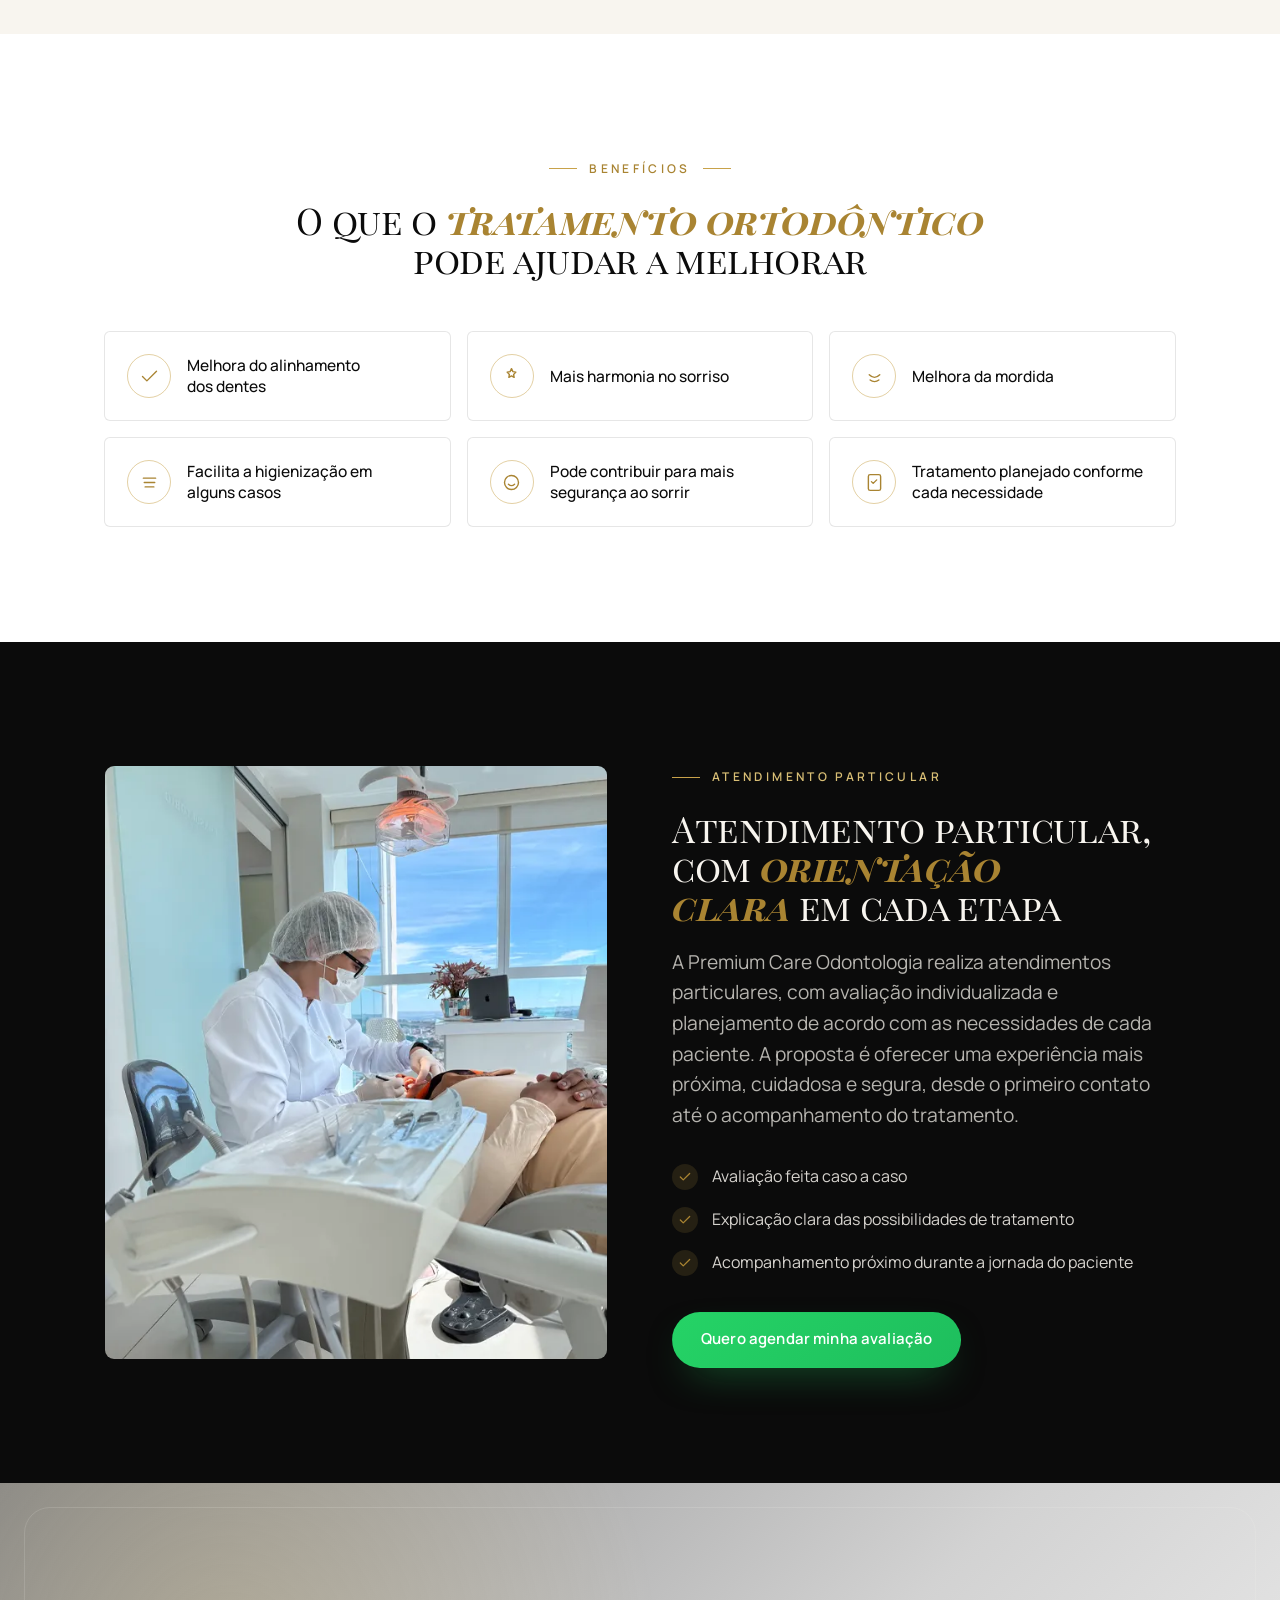
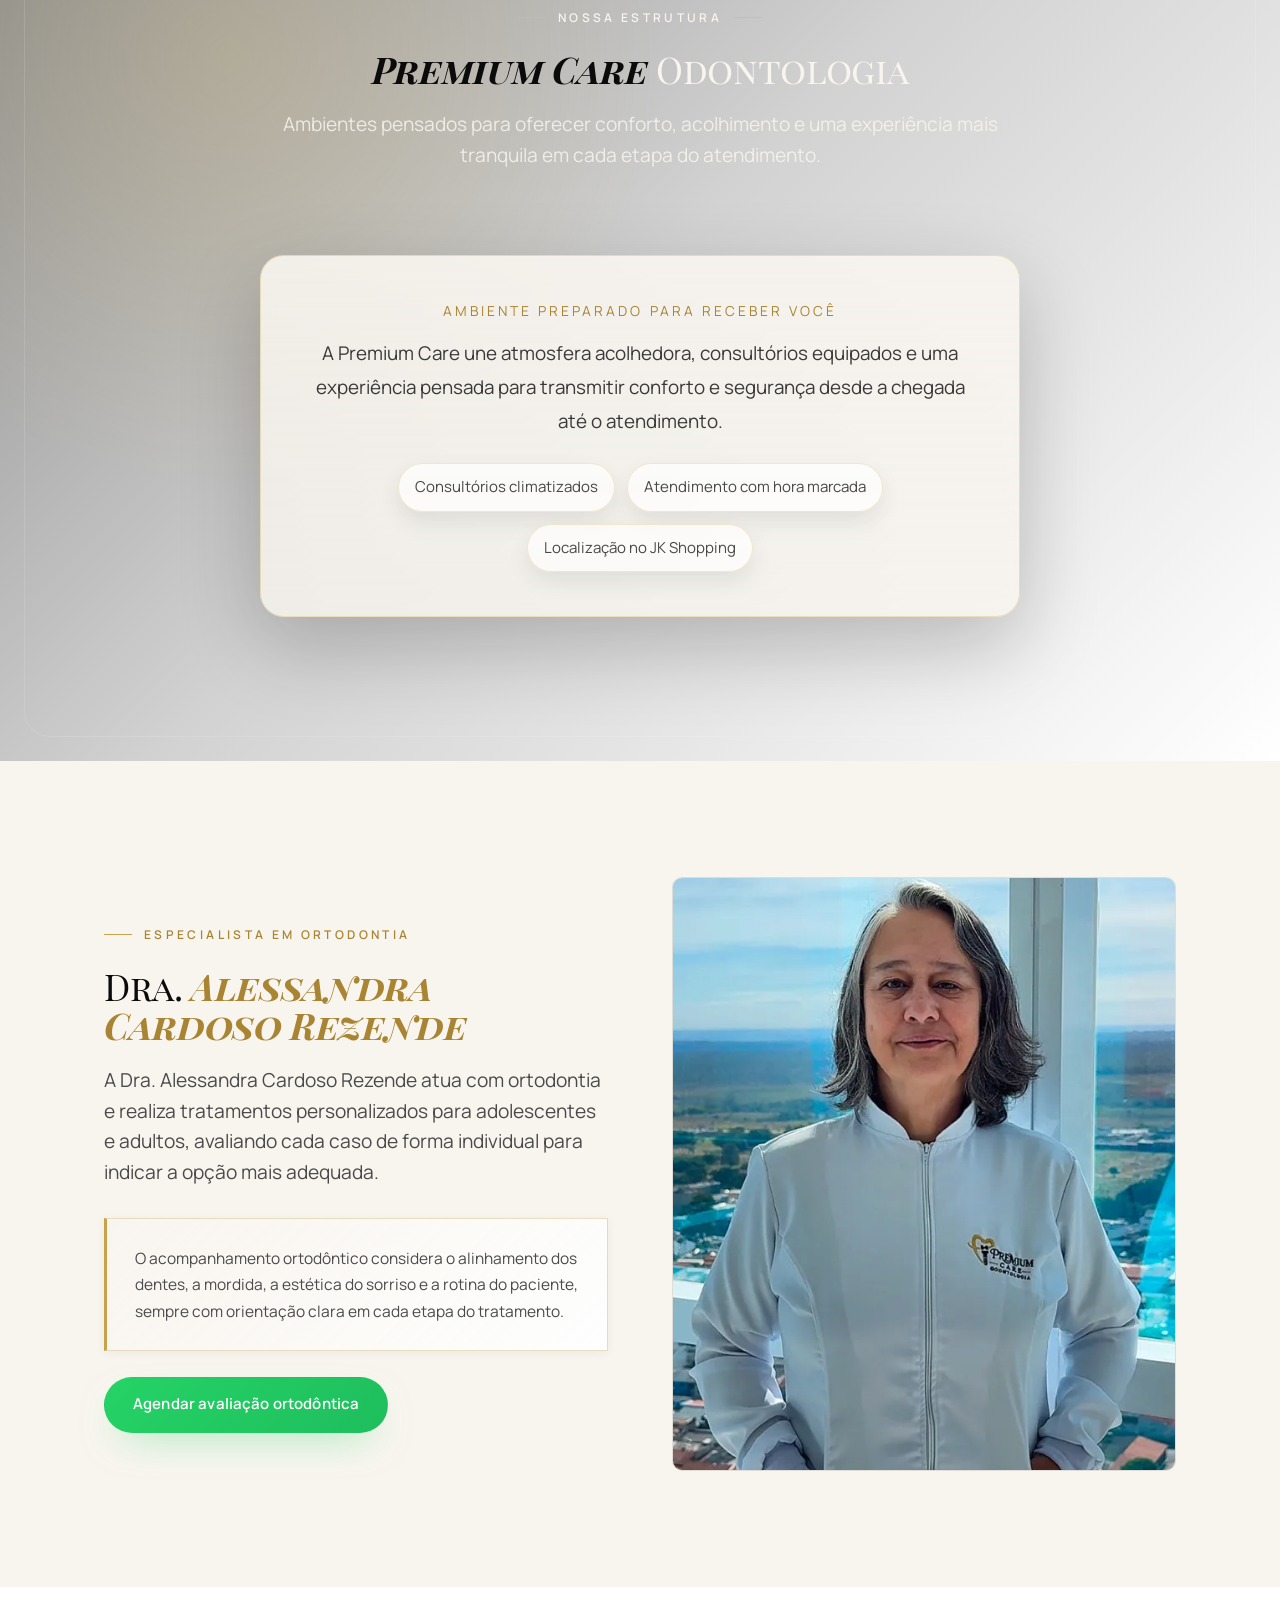
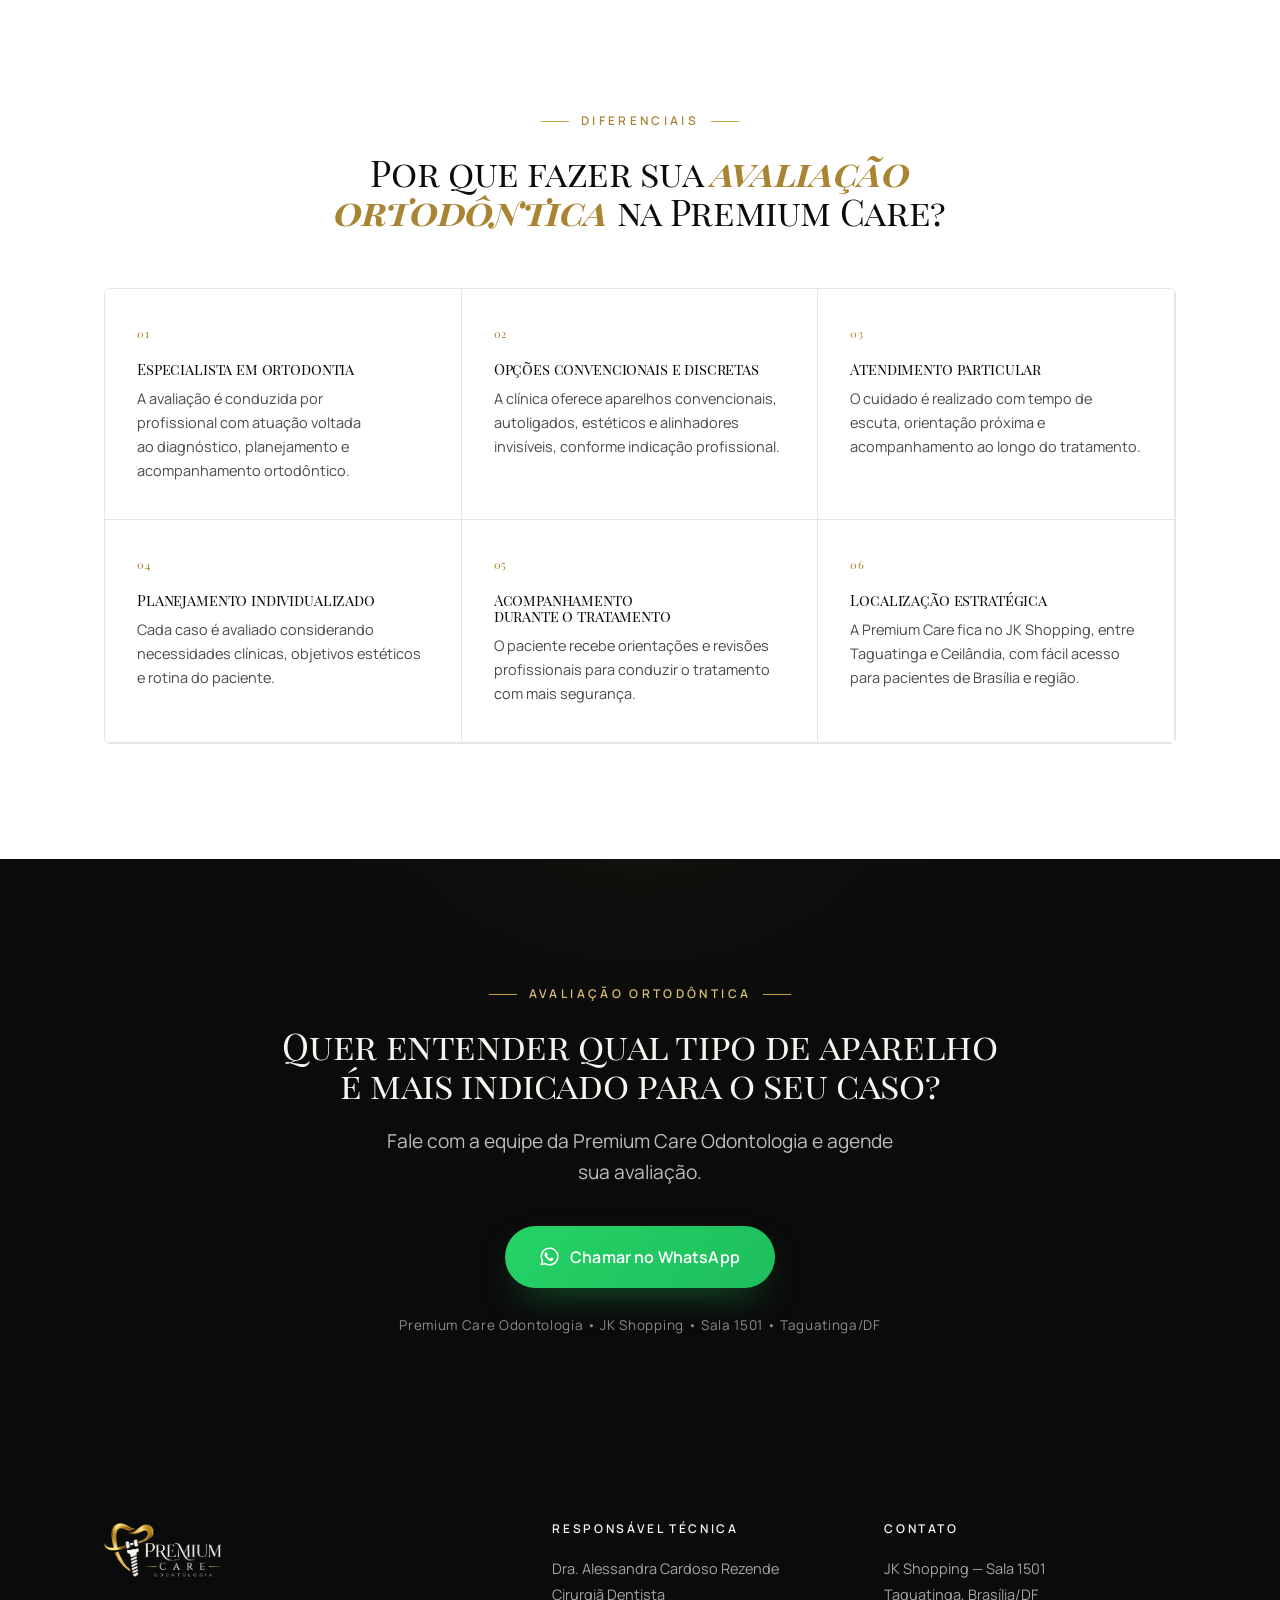
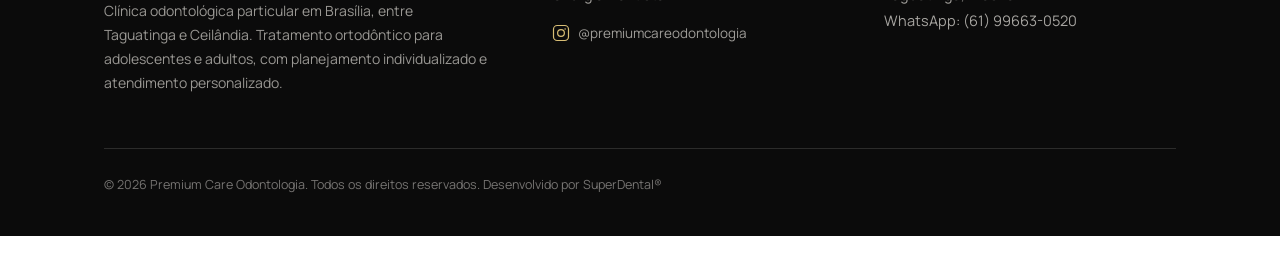
<file: ortodontia.html>
<!DOCTYPE html>
<html lang="pt-BR">
<head>
<meta charset="UTF-8" />
<meta name="viewport" content="width=device-width, initial-scale=1.0" />
<title>Tratamento Ortodôntico em Brasília | Premium Care Odontologia</title>
<meta name="description" content="Tratamento ortodôntico em Brasília, entre Taguatinga e Ceilândia, com opções de aparelhos convencionais, autoligados, estéticos e alinhadores invisíveis." />
<meta name="author" content="Premium Care Odontologia" />
<meta name="theme-color" content="#0B0B0B" />
<link rel="canonical" href="https://premiumcareodontologia.com.br/ortodontia.html" />
<link rel="icon" type="image/webp" href="images/favicon.webp" />

<!-- Open Graph -->
<meta property="og:type" content="website" />
<meta property="og:title" content="Tratamento Ortodôntico em Brasília | Premium Care Odontologia" />
<meta property="og:description" content="Opções de aparelhos ortodônticos para adolescentes e adultos, com planejamento individualizado e acompanhamento profissional." />
<meta property="og:image" content="hero_orto.webp" />
<meta property="og:locale" content="pt_BR" />

<!-- Google Tag Manager -->
<script>(function(w,d,s,l,i){w[l]=w[l]||[];w[l].push({'gtm.start':
new Date().getTime(),event:'gtm.js'});var f=d.getElementsByTagName(s)[0],
j=d.createElement(s),dl=l!='dataLayer'?'&l='+l:'';j.async=true;j.src=
'https://www.googletagmanager.com/gtm.js?id='+i+dl;f.parentNode.insertBefore(j,f);
})(window,document,'script','dataLayer','GTM-KBFPP3S8');</script>
<!-- End Google Tag Manager -->
<link rel="preconnect" href="https://fonts.googleapis.com" />
<link rel="preconnect" href="https://fonts.gstatic.com" crossorigin />
<link href="https://fonts.googleapis.com/css2?family=Manrope:wght@400;500;600;700&family=Playfair+Display+SC:wght@400;700&display=swap" rel="stylesheet" />
<link rel="stylesheet" href="premium-care.css" />
<noscript><style>.reveal{opacity:1 !important;transform:none !important}</style></noscript>

<!-- Schema: Dentist / Service -->
<script type="application/ld+json">
{
  "@context": "https://schema.org",
  "@type": "Dentist",
  "name": "Premium Care Odontologia",
  "description": "Tratamento ortodôntico em Brasília, entre Taguatinga e Ceilândia, com planejamento individualizado para adolescentes e adultos.",
  "image": "hero_orto.webp",
  "url": "https://premiumcareodontologia.com.br/ortodontia.html",
  "telephone": "+5561996630520",
  "priceRange": "$$$",
  "medicalSpecialty": ["Dentistry", "Orthodontic"],
  "founder": { "@type": "Person", "name": "Dra. Alessandra Cardoso Rezende", "jobTitle": "Cirurgiã-dentista" },
  "address": {
    "@type": "PostalAddress",
    "streetAddress": "JK Shopping, Sala 1501 - Q QNM 34 Área Especial 01, Sala 1501 EDIF",
    "addressLocality": "Taguatinga",
    "addressRegion": "DF",
    "postalCode": "72145-450",
    "addressCountry": "BR"
  },
  "areaServed": ["Taguatinga", "Ceilândia", "Vicente Pires", "Brasília"],
  "availableService": {
    "@type": "MedicalProcedure",
    "name": "Tratamento ortodôntico",
    "description": "Avaliação e planejamento de aparelhos ortodônticos convencionais, autoligados, estéticos e alinhadores invisíveis."
  },
  "openingHoursSpecification": {
    "@type": "OpeningHoursSpecification",
    "dayOfWeek": ["Monday","Tuesday","Wednesday","Thursday","Friday","Saturday"],
    "description": "Atendimento com hora marcada"
  }
}
</script>
</head>
<body class="has-treatment-notice">
<!-- Google Tag Manager (noscript) -->
<noscript><iframe src="https://www.googletagmanager.com/ns.html?id=GTM-KBFPP3S8"
height="0" width="0" style="display:none;visibility:hidden"></iframe></noscript>
<!-- End Google Tag Manager (noscript) -->

<main>

<!-- ============================ HERO ============================ -->
<section class="hero hero--ortho" id="inicio" data-screen-label="Hero">
  <div class="container hero-grid">
    <div class="hero-copy">
      <img class="hero-logo reveal" src="images/logo-premium-care-light.png" alt="Premium Care Odontologia" />
      <h1 class="reveal" data-d="1">Tratamento ortodôntico em Brasília para alinhar seu sorriso com planejamento e acompanhamento profissional</h1>
      <p class="lead reveal" data-d="2">A Premium Care Odontologia oferece diferentes opções de aparelhos ortodônticos para adolescentes e adultos, de acordo com a necessidade de cada paciente.</p>
      <div class="hero-actions reveal" data-d="3">
        <a class="btn btn-gold btn-lg sellbot-wpp-open" target="_blank" rel="noopener"
           href="https://wa.me/5561996630520?text=Ol%C3%A1%21%20Vim%20do%20Google%20e%20gostaria%20de%20mais%20informa%C3%A7%C3%B5es%20sobre%20ortodontia">
          <svg viewBox="0 0 24 24" fill="currentColor" aria-hidden="true"><path d="M.5 23.5l1.6-5.9A11.4 11.4 0 1 1 12 23.5a11.4 11.4 0 0 1-5.5-1.4l-6 1.4zm6.3-3.6l.4.2a9.5 9.5 0 1 0-3.2-3.2l.2.4-.9 3.4 3.5-.8zM17 14.3c-.3-.1-1.7-.8-2-.9s-.5-.1-.7.2-.7.9-.9 1.1-.3.2-.6.1a7.7 7.7 0 0 1-2.3-1.4 8.6 8.6 0 0 1-1.6-2c-.2-.3 0-.4.1-.6l.4-.5.3-.5a.5.5 0 0 0 0-.5l-.9-2.1c-.2-.6-.5-.5-.7-.5h-.6a1.1 1.1 0 0 0-.8.4 3.4 3.4 0 0 0-1 2.5 5.8 5.8 0 0 0 1.2 3.1 13.4 13.4 0 0 0 5.2 4.6c2 .8 2 .5 2.4.5a3 3 0 0 0 2-1.4 2.5 2.5 0 0 0 .2-1.4c-.1-.1-.3-.2-.6-.3z"/></svg>
          Agendar avaliação ortodôntica
        </a>
      </div>
      <div class="hero-badges reveal" data-d="4">
        <span class="hero-badge"><svg viewBox="0 0 24 24" fill="none" stroke="currentColor" stroke-width="1.6"><path d="M3 8h18M3 16h18" stroke-linecap="round"/><rect x="6" y="6" width="3.4" height="4.4" rx="0.6"/><rect x="14.6" y="13.6" width="3.4" height="4.4" rx="0.6"/></svg>Ortodontia para adolescentes e adultos</span>
        <span class="hero-badge"><svg viewBox="0 0 24 24" fill="none" stroke="currentColor" stroke-width="1.6"><path d="M12 21s-7-5.5-7-11a7 7 0 0 1 14 0c0 5.5-7 11-7 11z" stroke-linejoin="round"/><circle cx="12" cy="10" r="2.4"/></svg>Entre Taguatinga e Ceilândia</span>
        <span class="hero-badge"><svg viewBox="0 0 24 24" fill="none" stroke="currentColor" stroke-width="1.6"><rect x="5" y="3" width="14" height="18" rx="2"/><path d="M8.5 11l2 2 4-4" stroke-linecap="round" stroke-linejoin="round"/></svg>Planejamento individualizado</span>
      </div>
    </div>
  </div>
</section>

<!-- ============================ SINAIS ============================ -->
<section class="section bg-off" id="sinais" data-screen-label="Sinais">
  <div class="container">
    <div class="section-head reveal">
      <p class="eyebrow">Quando procurar?</p>
      <h2 class="h1">Quando procurar um <em>tratamento ortodôntico</em>?</h2>
      <p class="lead" style="margin-top:20px;">A avaliação ortodôntica ajuda a entender se há necessidade de correção do alinhamento dos dentes, da mordida ou de outros aspectos que influenciam estética, função e conforto.</p>
    </div>

    <div class="need-grid">
      <div class="need-card reveal"><span class="ic"><svg viewBox="0 0 24 24" fill="none" stroke="currentColor" stroke-width="1.6"><path d="M4 8h16M4 16h16" stroke-linecap="round"/><rect x="7" y="6" width="3" height="4" rx="0.6"/><rect x="14" y="14" width="3" height="4" rx="0.6"/></svg></span><p>Dentes tortos ou desalinhados</p></div>
      <div class="need-card reveal" data-d="1"><span class="ic"><svg viewBox="0 0 24 24" fill="none" stroke="currentColor" stroke-width="1.6"><path d="M7 8h3M14 8h3M7 16h3M14 16h3" stroke-linecap="round"/><path d="M12 5v14" stroke-linecap="round"/></svg></span><p>Espaços entre os dentes</p></div>
      <div class="need-card reveal" data-d="2"><span class="ic"><svg viewBox="0 0 24 24" fill="none" stroke="currentColor" stroke-width="1.6"><path d="M5 9c2.2-1.4 4.5-2 7-2s4.8.6 7 2" stroke-linecap="round"/><path d="M6 15c2 1.3 4 2 6 2s4-.7 6-2" stroke-linecap="round"/></svg></span><p>Mordida cruzada</p></div>
      <div class="need-card reveal"><span class="ic"><svg viewBox="0 0 24 24" fill="none" stroke="currentColor" stroke-width="1.6"><path d="M6 10c2 2 4 3 6 3s4-1 6-3" stroke-linecap="round"/><path d="M7 16c1.5 1.2 3.2 1.8 5 1.8s3.5-.6 5-1.8" stroke-linecap="round"/></svg></span><p>Dificuldade na mordida</p></div>
      <div class="need-card reveal" data-d="1"><span class="ic"><svg viewBox="0 0 24 24" fill="none" stroke="currentColor" stroke-width="1.6"><circle cx="12" cy="12" r="8"/><path d="M8.5 10h.01M15.5 10h.01M8.5 15c2.4 1.4 4.6 1.4 7 0" stroke-linecap="round"/></svg></span><p>Incômodo estético com o sorriso</p></div>
      <div class="need-card reveal" data-d="2"><span class="ic"><svg viewBox="0 0 24 24" fill="none" stroke="currentColor" stroke-width="1.6"><rect x="5" y="3" width="14" height="18" rx="2"/><path d="M8.5 11l2 2 4-4" stroke-linecap="round" stroke-linejoin="round"/></svg></span><p>Indicação profissional para correção ortodôntica</p></div>
    </div>
  </div>
</section>

<!-- ============================ APARELHOS ============================ -->
<section class="section bg-white" id="aparelhos" data-screen-label="Aparelhos">
  <div class="container">
    <div class="section-head reveal">
      <p class="eyebrow">Opções disponíveis</p>
      <h2 class="h1">Tipos de <em>aparelhos ortodônticos</em></h2>
      <p class="lead" style="margin-top:20px;">A melhor opção depende da avaliação profissional, dos objetivos do paciente e das necessidades clínicas de cada caso.</p>
    </div>

    <div class="treat-grid treat-grid--two">
      <article class="treat-card treat-card--image reveal" style="--card-bg: url('images/card1_ortodontia.webp');">
        <span class="treat-icon"><svg viewBox="0 0 24 24" fill="none" stroke="currentColor" stroke-width="1.5"><path d="M5 8c2.2-1.2 4.5-1.8 7-1.8s4.8.6 7 1.8" stroke-linecap="round"/><path d="M6 14c2 1.2 4 1.8 6 1.8s4-.6 6-1.8" stroke-linecap="round"/><path d="M8 19h8" stroke-linecap="round"/></svg></span>
        <h3>Alinhador invisível</h3>
        <p>Opção removível e discreta, indicada para determinados casos após avaliação profissional.</p>
        <a class="tcta sellbot-wpp-open" target="_blank" rel="noopener" href="https://wa.me/5561996630520?text=Ol%C3%A1%21%20Vim%20do%20Google%20e%20gostaria%20de%20mais%20informa%C3%A7%C3%B5es%20sobre%20ortodontia">Tenho interesse <svg viewBox="0 0 24 24" fill="none" stroke="currentColor" stroke-width="2"><path d="M5 12h14M13 6l6 6-6 6" stroke-linecap="round" stroke-linejoin="round"/></svg></a>
      </article>

      <article class="treat-card treat-card--image reveal" data-d="1" style="--card-bg: url('images/card2_ortodontia.webp');">
        <span class="treat-icon"><svg viewBox="0 0 24 24" fill="none" stroke="currentColor" stroke-width="1.5"><path d="M3 8h18M3 16h18" stroke-linecap="round"/><rect x="6" y="6" width="3.4" height="4.4" rx="0.6"/><rect x="14.6" y="13.6" width="3.4" height="4.4" rx="0.6"/></svg></span>
        <h3>Aparelho convencional</h3>
        <p>Opção tradicional para correção do alinhamento dentário e da mordida.</p>
        <a class="tcta sellbot-wpp-open" target="_blank" rel="noopener" href="https://wa.me/5561996630520?text=Ol%C3%A1%21%20Vim%20do%20Google%20e%20gostaria%20de%20mais%20informa%C3%A7%C3%B5es%20sobre%20ortodontia">Tenho interesse <svg viewBox="0 0 24 24" fill="none" stroke="currentColor" stroke-width="2"><path d="M5 12h14M13 6l6 6-6 6" stroke-linecap="round" stroke-linejoin="round"/></svg></a>
      </article>

      <article class="treat-card treat-card--image reveal" data-d="2" style="--card-bg: url('images/card3_ortodontia.webp');">
        <span class="treat-icon"><svg viewBox="0 0 24 24" fill="none" stroke="currentColor" stroke-width="1.5"><path d="M4 8h16M4 16h16" stroke-linecap="round"/><circle cx="8" cy="8" r="1.5"/><circle cx="16" cy="16" r="1.5"/></svg></span>
        <h3>Aparelho autoligado</h3>
        <p>Pode proporcionar um tratamento com uma mecânica diferente, dependendo da indicação profissional.</p>
        <a class="tcta sellbot-wpp-open" target="_blank" rel="noopener" href="https://wa.me/5561996630520?text=Ol%C3%A1%21%20Vim%20do%20Google%20e%20gostaria%20de%20mais%20informa%C3%A7%C3%B5es%20sobre%20ortodontia">Tenho interesse <svg viewBox="0 0 24 24" fill="none" stroke="currentColor" stroke-width="2"><path d="M5 12h14M13 6l6 6-6 6" stroke-linecap="round" stroke-linejoin="round"/></svg></a>
      </article>

      <article class="treat-card treat-card--image reveal" data-d="3" style="--card-bg: url('images/card4_ortodontia.webp');">
        <span class="treat-icon"><svg viewBox="0 0 24 24" fill="none" stroke="currentColor" stroke-width="1.5"><path d="M3 8h18M3 16h18" stroke-linecap="round"/><rect x="6" y="6" width="3.4" height="4.4" rx="0.6"/><rect x="14.6" y="13.6" width="3.4" height="4.4" rx="0.6"/><path d="M12 4l1 2 2 .3-1.5 1.4.4 2-1.9-1-1.9 1 .4-2L9 6.3l2-.3z" stroke-linejoin="round"/></svg></span>
        <h3>Aparelho estético</h3>
        <p>Alternativa mais discreta para quem busca correção ortodôntica com aparência mais suave.</p>
        <a class="tcta sellbot-wpp-open" target="_blank" rel="noopener" href="https://wa.me/5561996630520?text=Ol%C3%A1%21%20Vim%20do%20Google%20e%20gostaria%20de%20mais%20informa%C3%A7%C3%B5es%20sobre%20ortodontia">Tenho interesse <svg viewBox="0 0 24 24" fill="none" stroke="currentColor" stroke-width="2"><path d="M5 12h14M13 6l6 6-6 6" stroke-linecap="round" stroke-linejoin="round"/></svg></a>
      </article>
    </div>
  </div>
</section>

<!-- ============================ ADOLESCENTES E ADULTOS ============================ -->
<section class="section bg-off" id="publicos" data-screen-label="Adolescentes e adultos">
  <div class="container">
    <div class="section-head section-head--center reveal">
      <p class="eyebrow eyebrow--center">Adolescentes e adultos</p>
      <h2 class="h1"><em>Ortodontia</em> planejada para diferentes fases da vida</h2>
    </div>

    <div class="treat-grid treat-grid--two">
      <article class="treat-card reveal">
        <span class="treat-icon"><svg viewBox="0 0 24 24" fill="none" stroke="currentColor" stroke-width="1.5"><circle cx="12" cy="8" r="4"/><path d="M5 21a7 7 0 0 1 14 0" stroke-linecap="round"/></svg></span>
        <h3>Para adolescentes</h3>
        <p>Acompanhamento profissional para corrigir alterações dentárias e orientar o desenvolvimento do sorriso.</p>
      </article>

      <article class="treat-card reveal" data-d="1">
        <span class="treat-icon"><svg viewBox="0 0 24 24" fill="none" stroke="currentColor" stroke-width="1.5"><circle cx="12" cy="7.5" r="3.5"/><path d="M5 21c1.2-4 3.5-6 7-6s5.8 2 7 6" stroke-linecap="round"/></svg></span>
        <h3>Para adultos</h3>
        <p>Opções de tratamento para quem deseja alinhar os dentes com mais discrição e planejamento, mesmo na fase adulta.</p>
      </article>
    </div>
  </div>
</section>

<!-- ============================ BENEFÍCIOS ============================ -->
<section class="section bg-white" id="beneficios" data-screen-label="Benefícios">
  <div class="container">
    <div class="section-head section-head--center reveal">
      <p class="eyebrow eyebrow--center">Benefícios</p>
      <h2 class="h1">O que o <em>tratamento ortodôntico</em> pode ajudar a melhorar</h2>
    </div>

    <div class="need-grid">
      <div class="need-card reveal"><span class="ic"><svg viewBox="0 0 24 24" fill="none" stroke="currentColor" stroke-width="1.6"><path d="M4 12l5 5 11-11" stroke-linecap="round" stroke-linejoin="round"/></svg></span><p>Melhora do alinhamento dos dentes</p></div>
      <div class="need-card reveal" data-d="1"><span class="ic"><svg viewBox="0 0 24 24" fill="none" stroke="currentColor" stroke-width="1.6"><path d="M12 3l1.6 3.4L17 7l-2.6 2.6.6 3.4L12 11.4 9 13l.6-3.4L7 7l3.4-.6z" stroke-linejoin="round"/></svg></span><p>Mais harmonia no sorriso</p></div>
      <div class="need-card reveal" data-d="2"><span class="ic"><svg viewBox="0 0 24 24" fill="none" stroke="currentColor" stroke-width="1.6"><path d="M6 10c2 2 4 3 6 3s4-1 6-3" stroke-linecap="round"/><path d="M7 16c1.5 1.2 3.2 1.8 5 1.8s3.5-.6 5-1.8" stroke-linecap="round"/></svg></span><p>Melhora da mordida</p></div>
      <div class="need-card reveal"><span class="ic"><svg viewBox="0 0 24 24" fill="none" stroke="currentColor" stroke-width="1.6"><path d="M5 7h14M6 12h12M7 17h10" stroke-linecap="round"/></svg></span><p>Facilita a higienização em alguns casos</p></div>
      <div class="need-card reveal" data-d="1"><span class="ic"><svg viewBox="0 0 24 24" fill="none" stroke="currentColor" stroke-width="1.6"><circle cx="12" cy="12" r="8"/><path d="M8.5 14c2.2 2 4.8 2 7 0" stroke-linecap="round"/></svg></span><p>Pode contribuir para mais segurança ao sorrir</p></div>
      <div class="need-card reveal" data-d="2"><span class="ic"><svg viewBox="0 0 24 24" fill="none" stroke="currentColor" stroke-width="1.6"><rect x="5" y="3" width="14" height="18" rx="2"/><path d="M8.5 11l2 2 4-4" stroke-linecap="round" stroke-linejoin="round"/></svg></span><p>Tratamento planejado conforme cada necessidade</p></div>
    </div>
  </div>
</section>

<!-- ============================ DRA. ALESSANDRA ============================ -->
<!-- ============================ ATENDIMENTO PARTICULAR ============================ -->
<section class="section bg-ink" id="particular" data-screen-label="Atendimento particular">
  <div class="container split">
    <div class="split-media media-deco reveal">
      <div class="media-frame media-frame--tall">
        <img src="images/sobre.webp" alt="Atendimento odontológico particular e personalizado na Premium Care Odontologia" />
      </div>
    </div>
    <div class="split-copy reveal" data-d="1">
      <p class="eyebrow">Atendimento particular</p>
      <h2 class="h1">Atendimento particular, com <em>orientação clara</em> em cada etapa</h2>
      <p class="lead" style="margin-top:20px;">A Premium Care Odontologia realiza atendimentos particulares, com avaliação individualizada e planejamento de acordo com as necessidades de cada paciente. A proposta é oferecer uma experiência mais próxima, cuidadosa e segura, desde o primeiro contato até o acompanhamento do tratamento.</p>
      <ul class="split-list">
        <li><span class="tick"><svg viewBox="0 0 24 24" fill="none" stroke="currentColor" stroke-width="2.2"><path d="M4 12l5 5 11-11" stroke-linecap="round" stroke-linejoin="round"/></svg></span>Avaliação feita caso a caso</li>
        <li><span class="tick"><svg viewBox="0 0 24 24" fill="none" stroke="currentColor" stroke-width="2.2"><path d="M4 12l5 5 11-11" stroke-linecap="round" stroke-linejoin="round"/></svg></span>Explicação clara das possibilidades de tratamento</li>
        <li><span class="tick"><svg viewBox="0 0 24 24" fill="none" stroke="currentColor" stroke-width="2.2"><path d="M4 12l5 5 11-11" stroke-linecap="round" stroke-linejoin="round"/></svg></span>Acompanhamento próximo durante a jornada do paciente</li>
      </ul>
      <a class="btn btn-gold sellbot-wpp-open" target="_blank" rel="noopener"
         href="https://wa.me/5561996630520?text=Ol%C3%A1%21%20Vim%20do%20Google%20e%20gostaria%20de%20mais%20informa%C3%A7%C3%B5es%20sobre%20ortodontia">Quero agendar minha avaliação</a>
    </div>
  </div>
</section>

<!-- ============================ PROVA SOCIAL / ESTRUTURA ============================ -->
<section class="section bg-off clinic-gallery" id="estrutura" data-screen-label="Estrutura">
  <div class="container">
    <div class="section-head section-head--center reveal">
      <p class="eyebrow eyebrow--center">Nossa estrutura</p>
      <h2 class="h1"><em>Premium Care</em> Odontologia</h2>
      <p class="lead" style="margin-top:20px;">Ambientes pensados para oferecer conforto, acolhimento e uma experiência mais tranquila em cada etapa do atendimento.</p>
    </div>
    <div class="clinic-hero reveal" aria-label="Estrutura da clínica Premium Care Odontologia">
      <div class="clinic-hero__panel">
        <p class="clinic-hero__kicker">Ambiente preparado para receber você</p>
        <p class="clinic-hero__text">A Premium Care une atmosfera acolhedora, consultórios equipados e uma experiência pensada para transmitir conforto e segurança desde a chegada até o atendimento.</p>
        <div class="clinic-hero__meta">
          <span>Consultórios climatizados</span>
          <span>Atendimento com hora marcada</span>
          <span>Localização no JK Shopping</span>
        </div>
      </div>
    </div>
  </div>
</section>

<!-- ============================ DRA. ALESSANDRA ============================ -->
<section class="section bg-off" id="dra-alessandra" data-screen-label="Dra. Alessandra">
  <div class="container split split--rev">
    <div class="split-media media-deco reveal">
      <div class="media-frame media-frame--tall">
        <img src="images/doutora.webp" alt="Dra. Alessandra Cardoso Rezende, especialista em ortodontia" />
      </div>
    </div>
    <div class="split-copy reveal" data-d="1">
      <p class="eyebrow">Especialista em ortodontia</p>
      <h2 class="h1">Dra. <em>Alessandra Cardoso Rezende</em></h2>
      <p class="lead" style="margin-top:20px;">A Dra. Alessandra Cardoso Rezende atua com ortodontia e realiza tratamentos personalizados para adolescentes e adultos, avaliando cada caso de forma individual para indicar a opção mais adequada.</p>
      <div class="dra-highlight">
        <p>O acompanhamento ortodôntico considera o alinhamento dos dentes, a mordida, a estética do sorriso e a rotina do paciente, sempre com orientação clara em cada etapa do tratamento.</p>
      </div>
      <a class="btn btn-gold sellbot-wpp-open" target="_blank" rel="noopener"
         href="https://wa.me/5561996630520?text=Ol%C3%A1%21%20Vim%20do%20Google%20e%20gostaria%20de%20mais%20informa%C3%A7%C3%B5es%20sobre%20ortodontia">Agendar avaliação ortodôntica</a>
    </div>
  </div>
</section>

<!-- ============================ DIFERENCIAIS ============================ -->
<section class="section bg-white" id="diferenciais" data-screen-label="Diferenciais">
  <div class="container">
    <div class="section-head section-head--center reveal">
      <p class="eyebrow eyebrow--center">Diferenciais</p>
      <h2 class="h1">Por que fazer sua <em>avaliação ortodôntica</em> na Premium Care?</h2>
    </div>

    <div class="diff-grid">
      <div class="diff-card reveal"><div class="diff-num">01</div><h3>Especialista em ortodontia</h3><p>A avaliação é conduzida por profissional com atuação voltada ao diagnóstico, planejamento e acompanhamento ortodôntico.</p></div>
      <div class="diff-card reveal" data-d="1"><div class="diff-num">02</div><h3>Opções convencionais e discretas</h3><p>A clínica oferece aparelhos convencionais, autoligados, estéticos e alinhadores invisíveis, conforme indicação profissional.</p></div>
      <div class="diff-card reveal" data-d="2"><div class="diff-num">03</div><h3>Atendimento particular</h3><p>O cuidado é realizado com tempo de escuta, orientação próxima e acompanhamento ao longo do tratamento.</p></div>
      <div class="diff-card reveal"><div class="diff-num">04</div><h3>Planejamento individualizado</h3><p>Cada caso é avaliado considerando necessidades clínicas, objetivos estéticos e rotina do paciente.</p></div>
      <div class="diff-card reveal" data-d="1"><div class="diff-num">05</div><h3>Acompanhamento durante o tratamento</h3><p>O paciente recebe orientações e revisões profissionais para conduzir o tratamento com mais segurança.</p></div>
      <div class="diff-card reveal" data-d="2"><div class="diff-num">06</div><h3>Localização estratégica</h3><p>A Premium Care fica no JK Shopping, entre Taguatinga e Ceilândia, com fácil acesso para pacientes de Brasília e região.</p></div>
    </div>
  </div>
</section>

<!-- ============================ CTA FINAL ============================ -->
<section class="section bg-ink cta-final" data-screen-label="CTA final">
  <div class="container">
    <div class="inner reveal">
      <p class="eyebrow eyebrow--center">Avaliação ortodôntica</p>
      <h2>Quer entender qual tipo de aparelho é mais indicado para o seu caso?</h2>
      <p class="lead">Fale com a equipe da Premium Care Odontologia e agende sua avaliação.</p>
      <div class="actions" style="display:flex; justify-content:center;">
        <a class="btn btn-gold btn-lg sellbot-wpp-open" target="_blank" rel="noopener"
           href="https://wa.me/5561996630520?text=Ol%C3%A1%21%20Vim%20do%20Google%20e%20gostaria%20de%20mais%20informa%C3%A7%C3%B5es%20sobre%20ortodontia">
          <svg viewBox="0 0 24 24" fill="currentColor" aria-hidden="true"><path d="M.5 23.5l1.6-5.9A11.4 11.4 0 1 1 12 23.5a11.4 11.4 0 0 1-5.5-1.4l-6 1.4zm6.3-3.6l.4.2a9.5 9.5 0 1 0-3.2-3.2l.2.4-.9 3.4 3.5-.8zM17 14.3c-.3-.1-1.7-.8-2-.9s-.5-.1-.7.2-.7.9-.9 1.1-.3.2-.6.1a7.7 7.7 0 0 1-2.3-1.4 8.6 8.6 0 0 1-1.6-2c-.2-.3 0-.4.1-.6l.4-.5.3-.5a.5.5 0 0 0 0-.5l-.9-2.1c-.2-.6-.5-.5-.7-.5h-.6a1.1 1.1 0 0 0-.8.4 3.4 3.4 0 0 0-1 2.5 5.8 5.8 0 0 0 1.2 3.1 13.4 13.4 0 0 0 5.2 4.6c2 .8 2 .5 2.4.5a3 3 0 0 0 2-1.4 2.5 2.5 0 0 0 .2-1.4c-.1-.1-.3-.2-.6-.3z"/></svg>
          Chamar no WhatsApp
        </a>
      </div>
      <p class="microcopy">Premium Care Odontologia • JK Shopping • Sala 1501 • Taguatinga/DF</p>
    </div>
  </div>
</section>



</main>

<!-- ============================ FOOTER ============================ -->
<footer class="footer" data-screen-label="Footer">
  <div class="container">
    <div class="footer-grid">
      <div class="footer-brand">
        <img src="images/logo-premium-care-light.png" alt="Premium Care Odontologia" />
        <p>Clínica odontológica particular em Brasília, entre Taguatinga e Ceilândia. Tratamento ortodôntico para adolescentes e adultos, com planejamento individualizado e atendimento personalizado.</p>
      </div>
      <div>
        <h4>Responsável técnica</h4>
        <p class="footer-contact">
          Dra. Alessandra Cardoso Rezende<br/>
          Cirurgiã Dentista
        </p>
        <a class="footer-instagram" href="https://www.instagram.com/premiumcareodontologia?igsh=MWoxczNobGY4YjFybQ%3D%3D" target="_blank" rel="noopener" aria-label="Instagram da Premium Care Odontologia">
          <svg width="18" height="18" viewBox="0 0 24 24" fill="none" stroke-width="1.6" aria-hidden="true"><rect x="2" y="2" width="20" height="20" rx="5" ry="5"/><circle cx="12" cy="12" r="4.5"/><circle cx="17.5" cy="6.5" r="1" fill="#D8BE75" stroke="none"/></svg>
          @premiumcareodontologia
        </a>
      </div>
      <div>
        <h4>Contato</h4>
        <p class="footer-contact">
          JK Shopping — Sala 1501<br/>
          Taguatinga, Brasília/DF<br/>
          WhatsApp: <a class="sellbot-wpp-open" href="https://wa.me/5561996630520?text=Ol%C3%A1%21%20Vim%20do%20Google%20e%20gostaria%20de%20mais%20informa%C3%A7%C3%B5es%20sobre%20ortodontia" target="_blank" rel="noopener">(61) 99663-0520</a>
        </p>
      </div>
    </div>
    <div class="footer-bottom">
      <p class="footer-copy">© <span id="year">2026</span> Premium Care Odontologia. Todos os direitos reservados. Desenvolvido por SuperDental®</p>
    </div>
  </div>
</footer>

<aside class="treatment-notice" aria-label="Aviso sobre atendimento">
  <p>N&atilde;o trabalhamos com planos odontol&oacute;gicos ou conv&ecirc;nios.</p>
</aside>

<script>
  const reveals = Array.from(document.querySelectorAll('.reveal'));
  function revealCheck() {
    const vh = window.innerHeight || document.documentElement.clientHeight;
    for (const el of reveals) {
      if (el.classList.contains('in')) continue;
      const r = el.getBoundingClientRect();
      if (r.top < vh * 0.94 && r.bottom > 0) el.classList.add('in');
    }
  }
  requestAnimationFrame(() => {
    document.body.classList.add('anim-on');
    revealCheck();
    requestAnimationFrame(revealCheck);
  });
  window.addEventListener('scroll', revealCheck, { passive: true });
  window.addEventListener('resize', revealCheck);
  window.addEventListener('load', revealCheck);

  document.getElementById('year').textContent = new Date().getFullYear();

  // Keep the footer and floating controls clear of the notice at any text size.
  const treatmentNotice = document.querySelector('.treatment-notice');
  function updateNoticeHeight() {
    document.documentElement.style.setProperty('--treatment-notice-height', treatmentNotice.getBoundingClientRect().height + 'px');
  }
  updateNoticeHeight();
  if ('ResizeObserver' in window) {
    new ResizeObserver(updateNoticeHeight).observe(treatmentNotice);
  } else {
    window.addEventListener('resize', updateNoticeHeight);
  }

</script>
<script src="https://plugin.sellbot.tech/assets/js/sellbot_plugin.min.js"></script>
</body>
</html>
</file>
<file: premium-care.css>
/* ============================================================
   Premium Care Odontologia — Landing Page
   Estética: premium, elegante, preto + dourado + neutros
   ============================================================ */

:root {
  /* Palette */
  --ink:        #0B0B0B;
  --ink-soft:   #141312;
  --ink-2:      #1c1a17;
  --gold:       #C8A24A;
  --gold-light: #D8BE75;
  --gold-deep:  #a98432;
  --whatsapp:   #25D366;
  --off:        #F8F5EF;
  --beige:      #EFE8DC;
  --grey-line:  #E8E8E8;
  --grey-text:  #4A4A4A;
  --white:      #FFFFFF;

  --hair: rgba(11,11,11,0.10);
  --hair-light: rgba(248,245,239,0.14);

  /* Type */
  --serif: "Playfair Display SC", Georgia, "Times New Roman", serif;
  --sans:  "Manrope", -apple-system, BlinkMacSystemFont, "Segoe UI", sans-serif;

  --maxw: 1200px;
  --pad: clamp(20px, 5vw, 64px);

  --r: 6px;
  --shadow-sm: 0 2px 10px rgba(11,11,11,0.05);
  --shadow-md: 0 18px 50px -24px rgba(11,11,11,0.30);
  --shadow-gold: 0 16px 40px -18px rgba(200,162,74,0.45);
}

* { box-sizing: border-box; }

html { scroll-behavior: smooth; scroll-padding-top: 92px; }

body {
  margin: 0;
  font-family: var(--sans);
  color: var(--grey-text);
  background: var(--white);
  font-size: 17px;
  line-height: 1.65;
  -webkit-font-smoothing: antialiased;
  text-rendering: optimizeLegibility;
  overflow-x: hidden;
}

img { display: block; max-width: 100%; }

a { color: inherit; text-decoration: none; }

h1, h2, h3, h4 {
  font-family: var(--serif);
  color: var(--ink);
  font-weight: 500;
  line-height: 1.08;
  letter-spacing: -0.01em;
  margin: 0;
  text-wrap: balance;
}

p { margin: 0; text-wrap: pretty; }

/* ---------- Layout helpers ---------- */
.container { max-width: var(--maxw); margin: 0 auto; padding-left: var(--pad); padding-right: var(--pad); }
.section { padding: clamp(64px, 9vw, 132px) 0; }
.section--tight { padding: clamp(54px, 7vw, 96px) 0; }

.bg-white { background: var(--white); }
.bg-off   { background: var(--off); }
.bg-beige { background: var(--beige); }
.bg-ink   { background: var(--ink); color: rgba(248,245,239,0.78); }
.bg-ink h1, .bg-ink h2, .bg-ink h3, .bg-ink h4 { color: var(--off); }

/* ---------- Eyebrow / labels ---------- */
.eyebrow {
  font-family: var(--sans);
  font-size: 12px;
  font-weight: 600;
  letter-spacing: 0.28em;
  text-transform: uppercase;
  color: var(--gold-deep);
  display: inline-flex;
  align-items: center;
  gap: 12px;
  margin: 0 0 22px;
}
.eyebrow::before {
  content: "";
  width: 28px; height: 1px;
  background: var(--gold);
  display: inline-block;
}
.bg-ink .eyebrow { color: var(--gold-light); }
.eyebrow--center { justify-content: center; }
.eyebrow--center::after {
  content: "";
  width: 28px; height: 1px;
  background: var(--gold);
  display: inline-block;
}

/* ---------- Headings scale ---------- */
.h-display { font-size: clamp(1.73rem, 4.13vw, 3.07rem); letter-spacing: -0.02em; }
.h1 { font-size: clamp(1.4rem, 3.07vw, 2.27rem); }
.h2 { font-size: clamp(1.2rem, 2.27vw, 1.73rem); }
.lead { font-size: clamp(1.05rem, 1.5vw, 1.28rem); line-height: 1.6; color: var(--grey-text); }
.bg-ink .lead { color: rgba(248,245,239,0.72); }
.section-head { max-width: 680px; }
.section-head--center { max-width: 720px; margin: 0 auto; text-align: center; }

/* ---------- Buttons ---------- */
.btn {
  --bh: 56px;
  display: inline-flex; align-items: center; justify-content: center;
  gap: 11px;
  min-height: var(--bh);
  padding: 0 28px;
  font-family: var(--sans);
  font-weight: 600;
  font-size: 15px;
  letter-spacing: 0.01em;
  border-radius: 999px;
  border: 1px solid transparent;
  cursor: pointer;
  transition: transform .25s ease, box-shadow .25s ease, background .25s ease, color .25s ease, border-color .25s ease;
  white-space: nowrap;
  text-align: center;
}
.btn svg { width: 19px; height: 19px; flex: none; }
.btn:hover { transform: translateY(-2px); }

.btn-gold {
  background: linear-gradient(135deg, var(--gold-light), var(--gold));
  color: #2a2008;
  box-shadow: var(--shadow-gold);
}
.btn-gold:hover { box-shadow: 0 22px 50px -16px rgba(200,162,74,0.6); }

.btn[href*="wa.me"] {
  background: var(--whatsapp);
  border-color: transparent;
  color: var(--white);
  box-shadow: 0 16px 40px -18px rgba(37,211,102,0.55);
}
.btn[href*="wa.me"]:hover {
  background: #1ebe5d;
  color: var(--white);
  box-shadow: 0 22px 50px -16px rgba(37,211,102,0.62);
}

.btn-outline-dark {
  background: transparent;
  border-color: rgba(11,11,11,0.22);
  color: var(--ink);
}
.btn-outline-dark:hover { border-color: var(--gold); color: var(--gold-deep); }

.btn-outline-gold {
  background: transparent;
  border-color: rgba(200,162,74,0.5);
  color: var(--gold-light);
}
.btn-outline-gold:hover { border-color: var(--gold); background: rgba(200,162,74,0.08); }

.btn.sellbot-wpp-open {
  background: linear-gradient(135deg, #25D366, #1ebe5d);
  border-color: transparent;
  color: var(--white);
  box-shadow: 0 16px 40px -18px rgba(37,211,102,0.55);
}
.btn.sellbot-wpp-open:hover {
  background: linear-gradient(135deg, #2fe06f, #22c55e);
  color: var(--white);
  box-shadow: 0 22px 50px -16px rgba(37,211,102,0.62);
}

.btn-sm { --bh: 46px; padding: 0 20px; font-size: 14px; }
.btn-lg { --bh: 62px; padding: 0 34px; font-size: 16px; }
.btn-block { display: flex; width: 100%; }

/* Text link CTA (card level) */
.tcta {
  display: inline-flex; align-items: center; gap: 8px;
  font-weight: 600; font-size: 14px; letter-spacing: 0.02em;
  color: var(--ink);
  transition: gap .25s ease, color .25s ease;
}
.tcta svg { width: 15px; height: 15px; color: var(--gold-deep); transition: transform .25s ease; }
.tcta:hover { color: var(--gold-deep); gap: 12px; }
.tcta:hover svg { transform: translateX(2px); }

.tcta.sellbot-wpp-open {
  color: var(--whatsapp);
}
.tcta.sellbot-wpp-open svg {
  color: currentColor;
  stroke: currentColor;
}
.tcta.sellbot-wpp-open:hover {
  color: #1ebe5d;
}

/* ---------- Fixed treatment notice ---------- */
body.has-treatment-notice {
  padding-bottom: var(--treatment-notice-height, 64px);
}

.treatment-notice {
  position: fixed;
  inset: auto 0 0;
  z-index: 9999;
  padding: 10px 16px calc(10px + env(safe-area-inset-bottom, 0px));
  padding-left: max(16px, env(safe-area-inset-left, 0px));
  padding-right: max(16px, env(safe-area-inset-right, 0px));
  background: var(--gold);
  color: var(--ink);
  border-top: 2px solid var(--gold-light);
  box-shadow: 0 -4px 18px rgba(11, 11, 11, 0.16);
  text-align: center;
  font-size: clamp(12px, 1.2vw, 14px);
  font-weight: 700;
  line-height: 1.5;
}

/* ============================================================
   HERO
   ============================================================ */
.hero {
  position: relative;
  background:
    url("images/fundo_hero.webp") center right / cover no-repeat,
    var(--ink);
  color: var(--off);
  overflow: hidden;
  min-height: min(760px, 100svh);
}
.hero--implant {
  background:
    url("hero_implante.webp") center right / cover no-repeat,
    var(--ink);
}
.hero--ortho {
  background:
    url("images/ortodontia.webp") center right / cover no-repeat,
    var(--ink);
}
.hero--ortho-child {
  background:
    url("images/ortodontia-infantil.webp") center right / cover no-repeat,
    var(--ink);
}
.hero::before {
  content: ""; position: absolute; inset: 0;
  background: linear-gradient(90deg,
    rgba(11,11,11,0.92) 0%,
    rgba(11,11,11,0.82) 34%,
    rgba(11,11,11,0.42) 64%,
    rgba(11,11,11,0) 100%);
  pointer-events: none;
}
.hero-grid {
  display: grid; grid-template-columns: minmax(0, 760px); gap: clamp(32px, 5vw, 80px);
  align-items: center;
  padding: clamp(56px, 8vw, 104px) 0 clamp(64px, 8vw, 110px);
  min-height: min(760px, 100svh);
  position: relative;
  z-index: 1;
  justify-content: start;
  text-align: left;
}
.hero-copy { max-width: 760px; }
.hero-logo {
  height: clamp(58px, 7.5vw, 88px); width: auto; margin: 0 0 30px;
  filter: drop-shadow(0 8px 24px rgba(0,0,0,0.45));
}
.hero h1 {
  font-size: clamp(1.67rem, 3.47vw, 2.7rem);
  color: var(--off); letter-spacing: -0.02em; line-height: 1.04;
  margin-bottom: 26px;
}
.hero h1 em { font-style: italic; color: var(--gold-light); font-weight: 700; }
.h1 em { font-style: italic; font-weight: 700; }
.section-head .h1 em,
.split-copy .h1 em { color: var(--gold-deep); }
.hero .lead { color: rgba(248,245,239,0.74); max-width: 620px; margin: 0; }
.hero-actions { display: flex; flex-wrap: wrap; gap: 14px; margin-top: 38px; justify-content: flex-start; }

.hero-badges {
  justify-content: flex-start;
  display: flex; flex-wrap: wrap; gap: 10px 22px;
  margin-top: 40px; padding-top: 28px;
  border-top: 1px solid var(--hair-light);
}
.hero-badge {
  display: inline-flex; align-items: center; gap: 9px;
  font-size: 13.5px; font-weight: 500; color: rgba(248,245,239,0.82);
  letter-spacing: 0.01em;
}
.hero-badge svg { width: 17px; height: 17px; color: var(--gold-light); flex: none; }

/* ============================================================
   NEED / DORES
   ============================================================ */
.need-grid {
  display: grid; grid-template-columns: repeat(3, 1fr); gap: 16px;
  margin-top: 52px;
}
.need-card {
  display: flex; align-items: center; gap: 16px;
  background: var(--white); border: 1px solid var(--hair);
  border-radius: var(--r); padding: 22px 22px;
  transition: transform .3s ease, box-shadow .3s ease, border-color .3s ease;
}
.need-card:hover { transform: translateY(-3px); box-shadow: var(--shadow-sm); border-color: rgba(200,162,74,0.45); }
.need-card .ic {
  width: 44px; height: 44px; flex: none; border-radius: 50%;
  border: 1px solid rgba(200,162,74,0.5); color: var(--gold-deep);
  display: flex; align-items: center; justify-content: center;
}
.need-card .ic svg { width: 21px; height: 21px; }
.need-card p { font-size: 15.5px; color: var(--ink); font-weight: 500; line-height: 1.35; }
.need-foot { margin-top: 34px; }

.child-bite {
  position: relative;
  overflow: hidden;
}
.child-bite__grid {
  display: grid;
  grid-template-columns: minmax(0, 1fr) minmax(280px, 390px);
  gap: clamp(28px, 5vw, 72px);
  align-items: end;
}
.child-bite__copy {
  max-width: 780px;
}
.child-bite__copy .lead {
  max-width: 720px;
  margin-top: 20px;
}
.child-bite__panel {
  background:
    linear-gradient(145deg, rgba(255,255,255,0.08), rgba(255,255,255,0)),
    var(--ink);
  border: 1px solid rgba(200,162,74,0.3);
  border-radius: var(--r);
  color: rgba(248,245,239,0.78);
  padding: clamp(26px, 3.2vw, 38px);
  box-shadow: var(--shadow-md);
}
.child-bite__seal {
  display: inline-flex;
  align-items: center;
  min-height: 34px;
  padding: 0 14px;
  border-radius: 999px;
  background: rgba(200,162,74,0.14);
  border: 1px solid rgba(224,193,117,0.32);
  color: var(--gold-light);
  font-size: 12px;
  font-weight: 700;
  letter-spacing: 0.16em;
  text-transform: uppercase;
}
.child-bite__panel p {
  margin-top: 20px;
  font-size: clamp(1rem, 1.3vw, 1.14rem);
  line-height: 1.65;
}
.child-bite__items {
  display: grid;
  grid-template-columns: repeat(3, 1fr);
  gap: 18px;
  margin-top: clamp(42px, 5vw, 68px);
}
.child-bite__item {
  min-height: 190px;
  background: rgba(255,255,255,0.82);
  border: 1px solid var(--hair);
  border-radius: var(--r);
  padding: 26px;
  display: flex;
  flex-direction: column;
  align-items: flex-start;
  box-shadow: 0 18px 52px rgba(20,20,20,0.05);
  transition: transform .3s ease, box-shadow .3s ease, border-color .3s ease;
}
.child-bite__item:hover {
  transform: translateY(-4px);
  box-shadow: var(--shadow-sm);
  border-color: rgba(200,162,74,0.45);
}
.child-bite__icon {
  width: 48px;
  height: 48px;
  border-radius: 50%;
  border: 1px solid rgba(200,162,74,0.48);
  color: var(--gold-deep);
  display: flex;
  align-items: center;
  justify-content: center;
  margin-bottom: 22px;
}
.child-bite__icon svg {
  width: 22px;
  height: 22px;
}
.child-bite__item h3 {
  font-family: var(--sans);
  font-size: 18px;
  font-weight: 700;
  letter-spacing: 0;
  line-height: 1.25;
  margin-bottom: 10px;
}
.child-bite__item p {
  color: var(--grey-text);
  font-size: 15px;
  line-height: 1.55;
}
.child-bite__item--dark {
  background:
    linear-gradient(145deg, rgba(200,162,74,0.18), rgba(255,255,255,0.04)),
    var(--ink);
  border-color: rgba(200,162,74,0.34);
}
.child-bite__item--dark h3 {
  color: var(--off);
}
.child-bite__item--dark p {
  color: rgba(248,245,239,0.74);
}
.child-bite__item--dark .child-bite__icon {
  color: var(--gold-light);
  border-color: rgba(224,193,117,0.42);
  background: rgba(200,162,74,0.12);
}

/* ============================================================
   TREATMENTS
   ============================================================ */
.treat-grid {
  display: grid; grid-template-columns: repeat(3, 1fr); gap: 18px;
  margin-top: 56px;
}
.treat-grid--two {
  grid-template-columns: repeat(2, 1fr);
  max-width: 1180px;
  margin-left: auto;
  margin-right: auto;
}
.treat-card {
  background: var(--white); border: 1px solid var(--hair);
  border-radius: var(--r); padding: 34px 30px 30px;
  display: flex; flex-direction: column;
  transition: transform .3s ease, box-shadow .3s ease, border-color .3s ease;
  position: relative; overflow: hidden;
}
.treat-card::before {
  content: ""; position: absolute; inset: 0 0 auto 0; height: 2px;
  background: linear-gradient(90deg, var(--gold), var(--gold-light));
  transform: scaleX(0); transform-origin: left; transition: transform .35s ease;
}
.treat-card:hover { transform: translateY(-4px); box-shadow: var(--shadow-md); border-color: rgba(200,162,74,0.4); }
.treat-card:hover::before { transform: scaleX(1); }
.treat-card > * { position: relative; z-index: 2; }
.treat-card--image {
  background:
    linear-gradient(180deg, rgba(7,7,7,0.28), rgba(7,7,7,0.58)),
    var(--card-bg) top center / cover no-repeat;
  border-color: rgba(200,162,74,0.22);
  box-shadow: var(--shadow-sm);
}
.treat-card--image::after {
  content: "";
  position: absolute;
  inset: 0;
  background:
    linear-gradient(180deg, rgba(255,255,255,0.06), rgba(0,0,0,0.08)),
    linear-gradient(0deg, rgba(11,11,11,0.44), rgba(11,11,11,0.16));
  z-index: 1;
}
.treat-card--image .treat-icon {
  background: rgba(248,245,239,0.88);
  color: var(--ink);
  box-shadow: 0 10px 24px rgba(0,0,0,0.18);
}
.treat-card--image h3,
.treat-card--image p,
.treat-card--image .tcta {
  color: var(--off);
}
.treat-card--image .tcta svg { stroke: currentColor; }
.treat-icon {
  width: 56px; height: 56px; border-radius: 12px;
  background: var(--beige); color: var(--ink);
  display: flex; align-items: center; justify-content: center;
  margin-bottom: 22px;
}
.treat-icon svg { width: 28px; height: 28px; }
.treat-card h3 { font-size: 1.03rem; margin-bottom: 10px; }
.treat-card p { font-size: 15px; flex: 1; margin-bottom: 20px; }
.treat-card--guide .guide-cta {
  white-space: normal;
  min-height: auto;
  height: auto;
  max-width: 100%;
  padding-top: 13px;
  padding-bottom: 13px;
  line-height: 1.35;
  text-align: center;
}

.ortho-options {
  display: grid;
  grid-template-columns: repeat(4, 1fr);
  gap: 16px;
  margin-top: 56px;
}
.ortho-option {
  position: relative;
  min-height: 240px;
  padding: 24px 22px;
  border: 1px solid var(--hair);
  border-radius: var(--r);
  background:
    linear-gradient(180deg, rgba(255,255,255,0.94), rgba(255,255,255,0.82)),
    var(--white);
  display: flex;
  flex-direction: column;
  overflow: hidden;
  box-shadow: 0 18px 50px rgba(20,20,20,0.05);
  transition: transform .3s ease, box-shadow .3s ease, border-color .3s ease;
}
.ortho-option::before {
  content: "";
  position: absolute;
  inset: 0 0 auto;
  height: 3px;
  background: linear-gradient(90deg, var(--gold), var(--gold-light));
  transform: scaleX(0);
  transform-origin: left;
  transition: transform .35s ease;
}
.ortho-option:hover {
  transform: translateY(-4px);
  box-shadow: var(--shadow-sm);
  border-color: rgba(200,162,74,0.42);
}
.ortho-option:hover::before {
  transform: scaleX(1);
}
.ortho-option__num {
  position: absolute;
  top: 20px;
  right: 20px;
  color: rgba(200,162,74,0.38);
  font-family: var(--serif);
  font-size: 1.15rem;
  font-weight: 700;
}
.ortho-option__icon {
  width: 48px;
  height: 48px;
  border-radius: 14px;
  background: var(--beige);
  color: var(--gold-deep);
  display: flex;
  align-items: center;
  justify-content: center;
  margin-bottom: 22px;
}
.ortho-option__icon svg {
  width: 24px;
  height: 24px;
}
.ortho-option h3 {
  max-width: 92%;
  font-family: var(--sans);
  font-size: 1rem;
  font-weight: 700;
  line-height: 1.28;
  letter-spacing: 0;
  margin-bottom: 12px;
}
.ortho-option p {
  color: var(--grey-text);
  font-size: 14.5px;
  line-height: 1.55;
}
.ortho-option--featured {
  background:
    linear-gradient(145deg, rgba(200,162,74,0.18), rgba(255,255,255,0.04)),
    var(--ink);
  border-color: rgba(200,162,74,0.34);
}
.ortho-option--featured h3 {
  color: var(--off);
}
.ortho-option--featured p {
  color: rgba(248,245,239,0.74);
}
.ortho-option--featured .ortho-option__icon {
  background: rgba(200,162,74,0.14);
  color: var(--gold-light);
}

.ortho-growth {
  position: relative;
  overflow: hidden;
}
.ortho-growth__grid {
  display: grid;
  grid-template-columns: minmax(0, 1.02fr) minmax(0, 0.98fr);
  gap: clamp(34px, 5vw, 76px);
  align-items: center;
}
.ortho-growth__media {
  position: relative;
  min-height: 520px;
  border-radius: var(--r);
  overflow: hidden;
  box-shadow: var(--shadow-md);
}
.ortho-growth__media::after {
  content: "";
  position: absolute;
  inset: 0;
  background:
    linear-gradient(180deg, rgba(11,11,11,0), rgba(11,11,11,0.22)),
    linear-gradient(90deg, rgba(255,255,255,0.08), rgba(200,162,74,0.08));
  pointer-events: none;
}
.ortho-growth__media img {
  width: 100%;
  height: 100%;
  min-height: 520px;
  object-fit: cover;
  object-position: 62% center;
  display: block;
}
.ortho-growth__copy {
  max-width: 660px;
}
.ortho-growth__copy .lead {
  margin-top: 20px;
}
.ortho-growth__copy > p:not(.eyebrow):not(.lead) {
  margin-top: 18px;
  color: var(--grey-text);
  font-size: 1.03rem;
  line-height: 1.7;
}
.ortho-growth__quote {
  margin: 32px 0 30px;
  padding: 24px 26px;
  border-left: 3px solid var(--gold);
  background:
    linear-gradient(90deg, rgba(200,162,74,0.12), rgba(255,255,255,0.72));
  border-radius: 0 var(--r) var(--r) 0;
}
.ortho-growth__quote span {
  display: block;
  color: var(--ink);
  font-family: var(--serif);
  font-size: clamp(1.18rem, 2vw, 1.55rem);
  line-height: 1.28;
}

/* ============================================================
   SPLIT (particular / dra)
   ============================================================ */
.split {
  display: grid; grid-template-columns: 1fr 1fr; gap: clamp(36px, 5vw, 80px);
  align-items: center;
}
.split--rev .split-media { order: 2; }
.split-list { list-style: none; margin: 32px 0 36px; padding: 0; display: grid; gap: 16px; }
.split-list li { display: flex; gap: 14px; align-items: flex-start; font-size: 16px; color: var(--ink); }
.split-list .tick {
  flex: none; width: 26px; height: 26px; border-radius: 50%;
  background: rgba(200,162,74,0.14); color: var(--gold-deep);
  display: flex; align-items: center; justify-content: center; margin-top: 1px;
}
.split-list .tick svg { width: 14px; height: 14px; }
.bg-ink .split-list li { color: rgba(248,245,239,0.86); }

.media-frame {
  position: relative; border-radius: 10px; overflow: hidden;
  border: 1px solid var(--hair); aspect-ratio: 4 / 3.05;
}
.media-frame img { width: 100%; height: 100%; object-fit: cover; }
.media-frame--tall { aspect-ratio: 1000 / 1180; }
.media-deco { position: relative; }
.media-deco::after {
  content: ""; position: absolute; inset: -14px 14px 14px -14px; z-index: -1;
  border: 1px solid rgba(200,162,74,0.45); border-radius: 10px;
}

.dra-credo {
  border-left: 2px solid var(--gold);
  padding: 4px 0 4px 22px; margin: 28px 0;
  font-family: var(--serif); font-style: italic;
  font-size: 0.9rem; color: var(--ink); line-height: 1.4;
}
.dra-highlight {
  margin: 30px 0 26px;
  padding: 26px 28px;
  border: 1px solid rgba(200,162,74,0.32);
  border-left: 3px solid var(--gold);
  background: linear-gradient(135deg, rgba(248,245,239,0.78), rgba(255,255,255,0.92));
  box-shadow: var(--shadow-sm);
}
.dra-highlight p {
  font-size: 15.5px;
  line-height: 1.7;
  color: var(--grey-text);
}
.dra-highlight p + p { margin-top: 14px; }
.dra-note {
  margin: -8px 0 30px;
  font-size: 15.5px;
  line-height: 1.7;
  color: var(--grey-text);
}
.fineprint {
  font-size: 13px; color: var(--grey-text); opacity: 0.85;
  margin-top: 26px; padding-top: 18px; border-top: 1px solid var(--hair);
  display: flex; gap: 10px; align-items: flex-start;
}
.fineprint svg { width: 15px; height: 15px; color: var(--gold-deep); flex: none; margin-top: 3px; }

/* ============================================================
   ESTRUTURA DA CLINICA
   ============================================================ */
.clinic-gallery {
  position: relative;
  overflow: hidden;
  background:
    linear-gradient(180deg, rgba(11,11,11,0.34), rgba(11,11,11,0.18)),
    url("images/estrutura.webp") center center / cover no-repeat;
  background-attachment: fixed;
}
.clinic-gallery::before {
  content: "";
  position: absolute;
  inset: 0;
  background:
    radial-gradient(circle at 18% 20%, rgba(216,190,117,0.24), transparent 34%),
    linear-gradient(135deg, rgba(7,7,7,0.48), rgba(7,7,7,0.18) 48%, rgba(255,255,255,0.04));
  pointer-events: none;
}
.clinic-gallery::after {
  content: "";
  position: absolute;
  inset: 24px;
  border: 1px solid rgba(248,245,239,0.14);
  border-radius: 26px;
  pointer-events: none;
}
.clinic-gallery .container,
.clinic-gallery .section-head,
.clinic-hero {
  position: relative;
  z-index: 1;
}
.clinic-gallery .eyebrow,
.clinic-gallery .h1,
.clinic-gallery .lead {
  color: var(--off);
}
.clinic-gallery .h1 em { color: var(--ink); }
.clinic-gallery .eyebrow::before,
.clinic-gallery .eyebrow::after {
  background: rgba(216,190,117,0.85);
}
.clinic-gallery .lead {
  max-width: 780px;
  margin-left: auto;
  margin-right: auto;
  color: rgba(248,245,239,0.84);
}
.clinic-hero {
  margin-top: 56px;
  min-height: 420px;
  display: grid;
  place-items: center;
}
.clinic-hero__panel {
  width: min(100%, 760px);
  padding: clamp(28px, 4vw, 44px);
  border-radius: 24px;
  background: linear-gradient(180deg, rgba(248,245,239,0.9), rgba(248,245,239,0.78));
  border: 1px solid rgba(216,190,117,0.42);
  box-shadow: 0 28px 80px rgba(11,11,11,0.22);
  backdrop-filter: blur(6px);
  text-align: center;
}
.clinic-hero__kicker {
  margin: 0 0 14px;
  font-size: 0.86rem;
  letter-spacing: 0.22em;
  text-transform: uppercase;
  color: var(--gold-deep);
}
.clinic-hero__text {
  margin: 0;
  font-size: clamp(1rem, 1.7vw, 1.18rem);
  line-height: 1.8;
  color: rgba(11,11,11,0.8);
}
.clinic-hero__meta {
  display: flex;
  flex-wrap: wrap;
  justify-content: center;
  gap: 12px;
  margin-top: 24px;
}
.clinic-hero__meta span {
  padding: 11px 16px;
  border-radius: 999px;
  background: rgba(255,255,255,0.7);
  border: 1px solid rgba(216,190,117,0.32);
  color: rgba(11,11,11,0.75);
  font-size: 0.94rem;
  box-shadow: 0 10px 22px rgba(11,11,11,0.08);
}

/* ============================================================
   DIFERENCIAIS
   ============================================================ */
.diff-grid {
  display: grid; grid-template-columns: repeat(3, 1fr); gap: 0;
  margin-top: 56px;
  border: 1px solid var(--hair); border-radius: var(--r); overflow: hidden;
}
.diff-card {
  padding: 36px 32px;
  border-right: 1px solid var(--hair); border-bottom: 1px solid var(--hair);
  background: var(--white);
  transition: background .3s ease;
}
.diff-card:hover { background: var(--off); }
.diff-num { font-family: var(--serif); font-size: 0.7rem; color: var(--gold-deep); letter-spacing: 0.05em; margin-bottom: 18px; }
.diff-card h3 { font-size: 0.93rem; margin-bottom: 10px; }
.diff-card p { font-size: 14.5px; }
.diff-card p + p { margin-top: 12px; }

/* ============================================================
   COMO FUNCIONA (timeline)
   ============================================================ */
.steps {
  display: grid; grid-template-columns: repeat(4, 1fr); gap: 22px;
  margin-top: 60px; position: relative;
}
.steps--three { grid-template-columns: repeat(3, 1fr); }
.steps--three::before { display: none; }
.steps::before {
  content: ""; position: absolute; top: 27px; left: 6%; right: 6%; height: 1px;
  background: linear-gradient(90deg, transparent, var(--gold) 12%, var(--gold) 88%, transparent);
  opacity: 0.5;
}
.step { position: relative; }
.step-num {
  width: 54px; height: 54px; border-radius: 50%;
  background: var(--ink); color: var(--gold-light);
  font-family: var(--serif); font-size: 1rem;
  display: flex; align-items: center; justify-content: center;
  margin-bottom: 24px; position: relative; z-index: 1;
  border: 1px solid var(--gold);
}
.step h3 { font-size: 0.88rem; margin-bottom: 8px; }
.step p { font-size: 14.5px; }
.bg-ink .step-num { background: var(--off); color: var(--ink); }

/* ============================================================
   LOCALIZAÇÃO
   ============================================================ */
.loc-grid { display: grid; grid-template-columns: 0.9fr 1.1fr; gap: clamp(28px, 4vw, 56px); align-items: stretch; }
.loc-card {
  background: var(--ink); color: var(--off);
  border-radius: 10px; padding: clamp(32px, 4vw, 48px);
  display: flex; flex-direction: column;
}
.loc-card .eyebrow { color: var(--gold-light); }
.loc-card h2 { color: var(--off); font-size: clamp(1.13rem, 1.73vw, 1.53rem); margin-bottom: 18px; }
.loc-addr { display: flex; gap: 14px; margin: 26px 0; font-size: 15.5px; line-height: 1.55; color: rgba(248,245,239,0.82); }
.loc-addr svg { width: 20px; height: 20px; color: var(--gold-light); flex: none; margin-top: 2px; }
.loc-meta { display: flex; align-items: center; gap: 10px; font-size: 14px; color: rgba(248,245,239,0.7); margin-bottom: 30px; }
.loc-meta svg { width: 17px; height: 17px; color: var(--gold-light); }
.loc-actions { display: flex; flex-wrap: wrap; gap: 12px; margin-top: auto; }
.loc-map {
  border-radius: 10px; overflow: hidden; border: 1px solid var(--hair);
  min-height: 420px; position: relative; background: var(--beige);
}
.loc-map iframe { width: 100%; height: 100%; min-height: 420px; border: 0; display: block; }
.map-placeholder {
  position: absolute; inset: 0; display: flex; flex-direction: column;
  align-items: center; justify-content: center; gap: 12px; text-align: center;
  color: var(--grey-text); padding: 24px;
  background:
    repeating-linear-gradient(45deg, rgba(200,162,74,0.05) 0 14px, transparent 14px 28px),
    var(--beige);
}
.map-placeholder svg { width: 38px; height: 38px; color: var(--gold-deep); }
.map-placeholder code { font-size: 12px; color: var(--gold-deep); background: rgba(200,162,74,0.12); padding: 4px 10px; border-radius: 4px; }

/* ============================================================
   PROVA SOCIAL
   ============================================================ */
.testi-carousel {
  --testi-gap: 18px;
  margin-top: 52px;
  overflow: hidden;
  position: relative;
  touch-action: pan-y;
}
.testi-carousel::before,
.testi-carousel::after {
  content: "";
  position: absolute;
  top: 0;
  bottom: 0;
  z-index: 2;
  width: 34px;
  pointer-events: none;
}
.testi-carousel::before {
  left: 0;
  background: linear-gradient(90deg, var(--beige), rgba(239,232,220,0));
}
.testi-carousel::after {
  right: 0;
  background: linear-gradient(270deg, var(--beige), rgba(239,232,220,0));
}
.testi-track {
  display: flex;
  gap: var(--testi-gap);
  transition: transform .7s cubic-bezier(.2,.7,.2,1);
  will-change: transform;
}
.testi-card {
  flex: 0 0 calc((100% - (var(--testi-gap) * 2)) / 3);
  min-width: 0;
  background: var(--white);
  border: 1px solid rgba(200,162,74,0.32);
  border-radius: var(--r);
  padding: 32px 30px;
  display: flex;
  flex-direction: column;
  gap: 16px;
  min-height: 250px;
}
.stars {
  display: flex;
  gap: 4px;
  color: var(--gold);
  font-size: 17px;
  line-height: 1;
  letter-spacing: 0.12em;
}
.testi-card p {
  font-style: normal;
  font-family: var(--sans);
  font-size: 1.02rem;
  color: var(--grey-text);
  line-height: 1.55;
}
.testi-name {
  font-size: 13px;
  letter-spacing: 0.04em;
  text-transform: uppercase;
  color: var(--gold-deep);
  margin-top: auto;
}

/* ============================================================
   CTA FINAL
   ============================================================ */
.cta-final {
  position: relative;
  overflow: hidden;
  background:
    url("images/fundo-cta.webp") center / cover no-repeat,
    var(--ink);
  background-attachment: fixed;
}
.cta-final::before {
  content: ""; position: absolute; inset: 0;
  background:
    linear-gradient(rgba(11,11,11,0.76), rgba(11,11,11,0.82)),
    radial-gradient(600px 400px at 50% -10%, rgba(200,162,74,0.18), transparent 60%),
    radial-gradient(500px 400px at 90% 120%, rgba(200,162,74,0.1), transparent 60%);
}
.cta-final .inner { position: relative; text-align: center; max-width: 760px; margin: 0 auto; }
.cta-final h2 { color: var(--off); font-size: clamp(1.4rem, 2.93vw, 2.27rem); margin-bottom: 22px; }
.cta-final .lead { color: rgba(248,245,239,0.76); margin: 0 auto 38px; max-width: 600px; }
.cta-final .microcopy { margin-top: 26px; font-size: 13.5px; letter-spacing: 0.05em; color: rgba(248,245,239,0.55); }

/* ============================================================
   FOOTER
   ============================================================ */
.footer { background: var(--ink); color: rgba(248,245,239,0.62); padding: 72px 0 40px; }
.footer-grid { display: grid; grid-template-columns: 1.4fr 1fr 1fr; gap: 40px; }
.footer-brand img { height: 54px; margin-bottom: 22px; }
.footer-brand p { font-size: 14px; line-height: 1.7; color: rgba(248,245,239,0.6); }
.footer h4 { color: var(--off); font-family: var(--sans); font-size: 12px; letter-spacing: 0.22em; text-transform: uppercase; font-weight: 600; margin-bottom: 20px; }
.footer-links { display: flex; flex-direction: column; gap: 12px; }
.footer-links a { font-size: 14.5px; color: rgba(248,245,239,0.66); transition: color .2s; width: fit-content; }
.footer-links a:hover { color: var(--gold-light); }
.footer-contact { font-size: 14.5px; line-height: 1.8; color: rgba(248,245,239,0.66); }
.footer-contact a:hover { color: var(--gold-light); }
.footer-instagram {
  display: inline-flex; align-items: center; gap: 8px;
  margin-top: 14px;
  font-family: var(--sans); font-size: 13.5px; color: rgba(248,245,239,0.62);
  transition: color .2s, stroke .2s;
}
.footer-instagram svg { width: 18px; height: 18px; flex: none; stroke: var(--gold-light); }
.footer-instagram:hover { color: var(--gold-light); }
.footer-instagram:hover svg { stroke: var(--gold-light); }
.footer-bottom {
  margin-top: 54px; padding-top: 26px; border-top: 1px solid var(--hair-light);
  display: flex; flex-wrap: wrap; gap: 16px; justify-content: space-between; align-items: center;
}
.footer-disclaimer { font-size: 12.5px; color: rgba(248,245,239,0.45); max-width: 640px; line-height: 1.6; }
.footer-copy { font-size: 12.5px; color: rgba(248,245,239,0.45); }

/* ============================================================
   Floating WhatsApp
   ============================================================ */
.wa-float {
  position: fixed; right: clamp(16px, 3vw, 30px); bottom: clamp(16px, 3vw, 30px); z-index: 50;
  width: 58px; height: 58px; border-radius: 50%;
  background: #25D366; color: #fff;
  display: flex; align-items: center; justify-content: center;
  box-shadow: 0 14px 36px -10px rgba(37,211,102,0.6);
  transition: transform .25s ease;
}
.wa-float:hover { transform: scale(1.06); }
.wa-float svg { width: 30px; height: 30px; }
.wa-float::after {
  content: ""; position: absolute; inset: 0; border-radius: 50%;
  border: 2px solid #25D366; animation: waPulse 2.4s ease-out infinite;
}
@keyframes waPulse { 0% { transform: scale(1); opacity: .7; } 100% { transform: scale(1.5); opacity: 0; } }

/* ============================================================
   Scroll reveal
   ============================================================ */
/* Visible by default; entrance applies only after JS opts in (and motion allowed).
   If paint/JS is unavailable, content stays fully visible. */
.reveal { opacity: 1; transform: none; }
@media (prefers-reduced-motion: no-preference) {
  body.anim-on .reveal {
    transition: opacity .7s cubic-bezier(.2,.7,.2,1), transform .7s cubic-bezier(.2,.7,.2,1);
  }
  body.anim-on .reveal:not(.in) { opacity: 0; transform: translateY(22px); }
  body.anim-on .reveal[data-d="1"] { transition-delay: .08s; }
  body.anim-on .reveal[data-d="2"] { transition-delay: .16s; }
  body.anim-on .reveal[data-d="3"] { transition-delay: .24s; }
  body.anim-on .reveal[data-d="4"] { transition-delay: .32s; }
  body.anim-on .reveal[data-d="5"] { transition-delay: .40s; }
}
@media (prefers-reduced-motion: reduce) {
  html { scroll-behavior: auto; }
  .wa-float::after { animation: none; }
}

/* ============================================================
   RESPONSIVE
   ============================================================ */
@media (max-width: 1040px) {
  .hero-grid { grid-template-columns: 1fr; }
  .treat-grid, .need-grid, .diff-grid { grid-template-columns: repeat(2, 1fr); }
  .child-bite__grid,
  .child-bite__items {
    grid-template-columns: repeat(2, 1fr);
  }
  .child-bite__copy {
    max-width: 100%;
  }
  .ortho-options {
    grid-template-columns: repeat(2, 1fr);
  }
  .ortho-growth__grid {
    grid-template-columns: 1fr;
  }
  .ortho-growth__copy {
    max-width: 100%;
  }
  .testi-card { flex-basis: calc((100% - var(--testi-gap)) / 2); }
  .steps { grid-template-columns: repeat(2, 1fr); gap: 36px 22px; }
  .steps::before { display: none; }
  .loc-grid { grid-template-columns: 1fr; }
  .diff-grid .diff-card:nth-child(2n) { border-right: 0; }
}

@media (max-width: 760px) {
  :root { --pad: clamp(18px, 5vw, 28px); }
  html { scroll-padding-top: 18px; }
  .section { padding: 56px 0; }
  .section-head,
  .section-head--center {
    max-width: 100%;
    text-align: left;
  }
  .section-head--center .eyebrow--center { justify-content: flex-start; }
  .section-head--center .eyebrow--center::after { display: none; }
  .eyebrow {
    max-width: 100%;
    gap: 10px;
    letter-spacing: 0.18em;
    line-height: 1.4;
  }
  .eyebrow::before { width: 22px; }
  .hero {
    min-height: auto;
    background-position: calc(72% - 50px) center;
  }
  .hero--ortho-child {
    background-position: 72% center;
  }
  .hero--implant {
    background-position: calc(100% + 300px) center;
  }
  .hero::before {
    background: linear-gradient(90deg,
      rgba(11,11,11,0.93) 0%,
      rgba(11,11,11,0.88) 68%,
      rgba(11,11,11,0.76) 100%);
  }
  .hero-grid {
    min-height: auto;
    padding-top: 48px;
    padding-bottom: 58px;
    align-content: center;
    justify-content: center;
    text-align: center;
  }
  .hero-copy {
    width: 100%;
    max-width: 34rem;
    margin: 0 auto;
    padding-left: clamp(16px, 5vw, 28px);
    padding-right: clamp(16px, 5vw, 28px);
  }
  .hero-logo {
    height: 58px;
    margin: 0 auto 24px;
  }
  .hero h1 {
    max-width: 100%;
    font-size: clamp(1.4rem, 6vw, 2.05rem);
    line-height: 1.14;
    letter-spacing: 0;
    overflow-wrap: break-word;
    word-break: break-word;
    text-wrap: balance;
  }
  .hero .lead {
    max-width: 34rem;
    font-size: 1rem;
    margin-left: auto;
    margin-right: auto;
  }
  .hero-actions {
    margin-top: 30px;
    justify-content: center;
  }
  .hero-badges {
    display: grid;
    gap: 12px;
    margin-top: 34px;
    padding-top: 24px;
    justify-content: center;
  }
  .hero-badge {
    justify-content: center;
    align-items: flex-start;
    line-height: 1.35;
    text-align: left;
  }
  .child-bite__grid,
  .child-bite__items {
    grid-template-columns: 1fr;
  }
  .child-bite__panel {
    padding: 24px 22px;
  }
  .child-bite__item {
    min-height: auto;
    padding: 24px 22px;
  }
  .ortho-options {
    grid-template-columns: 1fr;
    margin-top: 42px;
  }
  .ortho-option {
    min-height: auto;
    padding: 24px 22px;
  }
  .ortho-growth__media,
  .ortho-growth__media img {
    min-height: 380px;
  }
  .ortho-growth__quote {
    margin: 26px 0 28px;
    padding: 22px 20px;
  }
  .btn {
    width: 100%;
    white-space: normal;
    padding-left: 22px;
    padding-right: 22px;
    line-height: 1.3;
  }
  .btn-sm,
  .btn-lg { padding-left: 22px; padding-right: 22px; }
  .need-foot,
  .loc-actions,
  .cta-final .inner .actions { width: 100%; }
  .need-foot .btn,
  .loc-actions .btn,
  .cta-final .btn { width: 100%; }
  .treat-card,
  .diff-card,
  .testi-card {
    padding: 26px 22px;
  }
  #tratamentos .section-head {
    text-align: center;
    margin-left: auto;
    margin-right: auto;
  }
  #tratamentos .eyebrow {
    justify-content: center;
  }
  #tratamentos .treat-card {
    align-items: center;
    text-align: center;
  }
  #tratamentos .treat-icon {
    margin-left: auto;
    margin-right: auto;
  }
  #tratamentos .tcta {
    justify-content: center;
  }
  #tratamentos .guide-cta {
    align-self: center !important;
  }
  .diff-grid { border-radius: 8px; }
  .media-frame--tall { aspect-ratio: 4 / 4.5; }
  .media-deco::after { inset: -9px 9px 9px -9px; }
  .dra-highlight {
    padding: 22px 20px;
    margin: 24px 0 22px;
  }
  .testi-carousel {
    margin-left: calc(var(--pad) * -1);
    margin-right: calc(var(--pad) * -1);
    padding-left: var(--pad);
    padding-right: var(--pad);
    scroll-padding-left: var(--pad);
  }
  .testi-carousel::before,
  .testi-carousel::after { width: var(--pad); }
  .clinic-gallery {
    background-attachment: scroll;
    background-position: center center;
  }
  .clinic-gallery::after { inset: 14px; border-radius: 18px; }
  .clinic-hero { min-height: 360px; margin-top: 40px; }
  .clinic-hero__panel { padding: 24px 20px; }
  .clinic-hero__meta { gap: 10px; }
  .testi-card {
    flex-basis: min(82vw, 420px);
    min-height: 280px;
  }
  .steps {
    gap: 26px;
    margin-top: 42px;
  }
  .step {
    display: grid;
    grid-template-columns: 48px 1fr;
    column-gap: 16px;
  }
  .step-num {
    width: 46px;
    height: 46px;
    margin: 0;
    grid-row: span 2;
  }
  .step h3 { margin-top: 2px; }
  .loc-card { padding: 28px 22px; }
  .loc-actions { display: grid; }
  .loc-map,
  .loc-map iframe { min-height: 320px; }
  .cta-final { background-attachment: scroll; }
  .cta-final .lead { margin-left: auto; margin-right: auto; }
  .footer { padding: 56px 0 34px; }
  .footer-bottom {
    margin-top: 38px;
    align-items: flex-start;
  }
  .wa-float {
    right: 16px;
    bottom: 16px;
    width: 52px;
    height: 52px;
  }
  .wa-float svg {
    width: 27px;
    height: 27px;
  }
  .split { grid-template-columns: 1fr; }
  .split--rev .split-media { order: 0; }
  .footer-grid { grid-template-columns: 1fr; gap: 36px; text-align: center; }
  .footer-brand img { margin-left: auto; margin-right: auto; }
  .footer-contact { text-align: center; }
  .footer-bottom { justify-content: center; text-align: center; }
}

@media (max-width: 560px) {
  body { font-size: 16px; }
  .treat-grid, .need-grid, .diff-grid, .steps { grid-template-columns: 1fr; }
  .testi-card { flex-basis: calc(100vw - (var(--pad) * 2)); }
  .diff-grid .diff-card { border-right: 0; }
  .clinic-gallery .h1 { font-size: 1.56rem; }
  .clinic-gallery .lead { font-size: 1rem; }
  .clinic-hero { min-height: 320px; }
  .clinic-hero__panel { border-radius: 18px; }
  .clinic-hero__meta span { width: 100%; }
  .hero-actions .btn, .cta-final .btn { width: 100%; }
  .hero-actions, .cta-final .inner .actions { width: 100%; }
}

@media (max-width: 390px) {
  .hero h1 { font-size: 1.72rem; }
  .h1 { font-size: 1.32rem; }
  .lead { font-size: 0.98rem; }
  .btn { font-size: 14px; }
  .footer-copy { line-height: 1.7; }
}

body.has-treatment-notice .wa-float {
  bottom: calc(var(--treatment-notice-height, 64px) + clamp(16px, 3vw, 30px));
}
</file>
